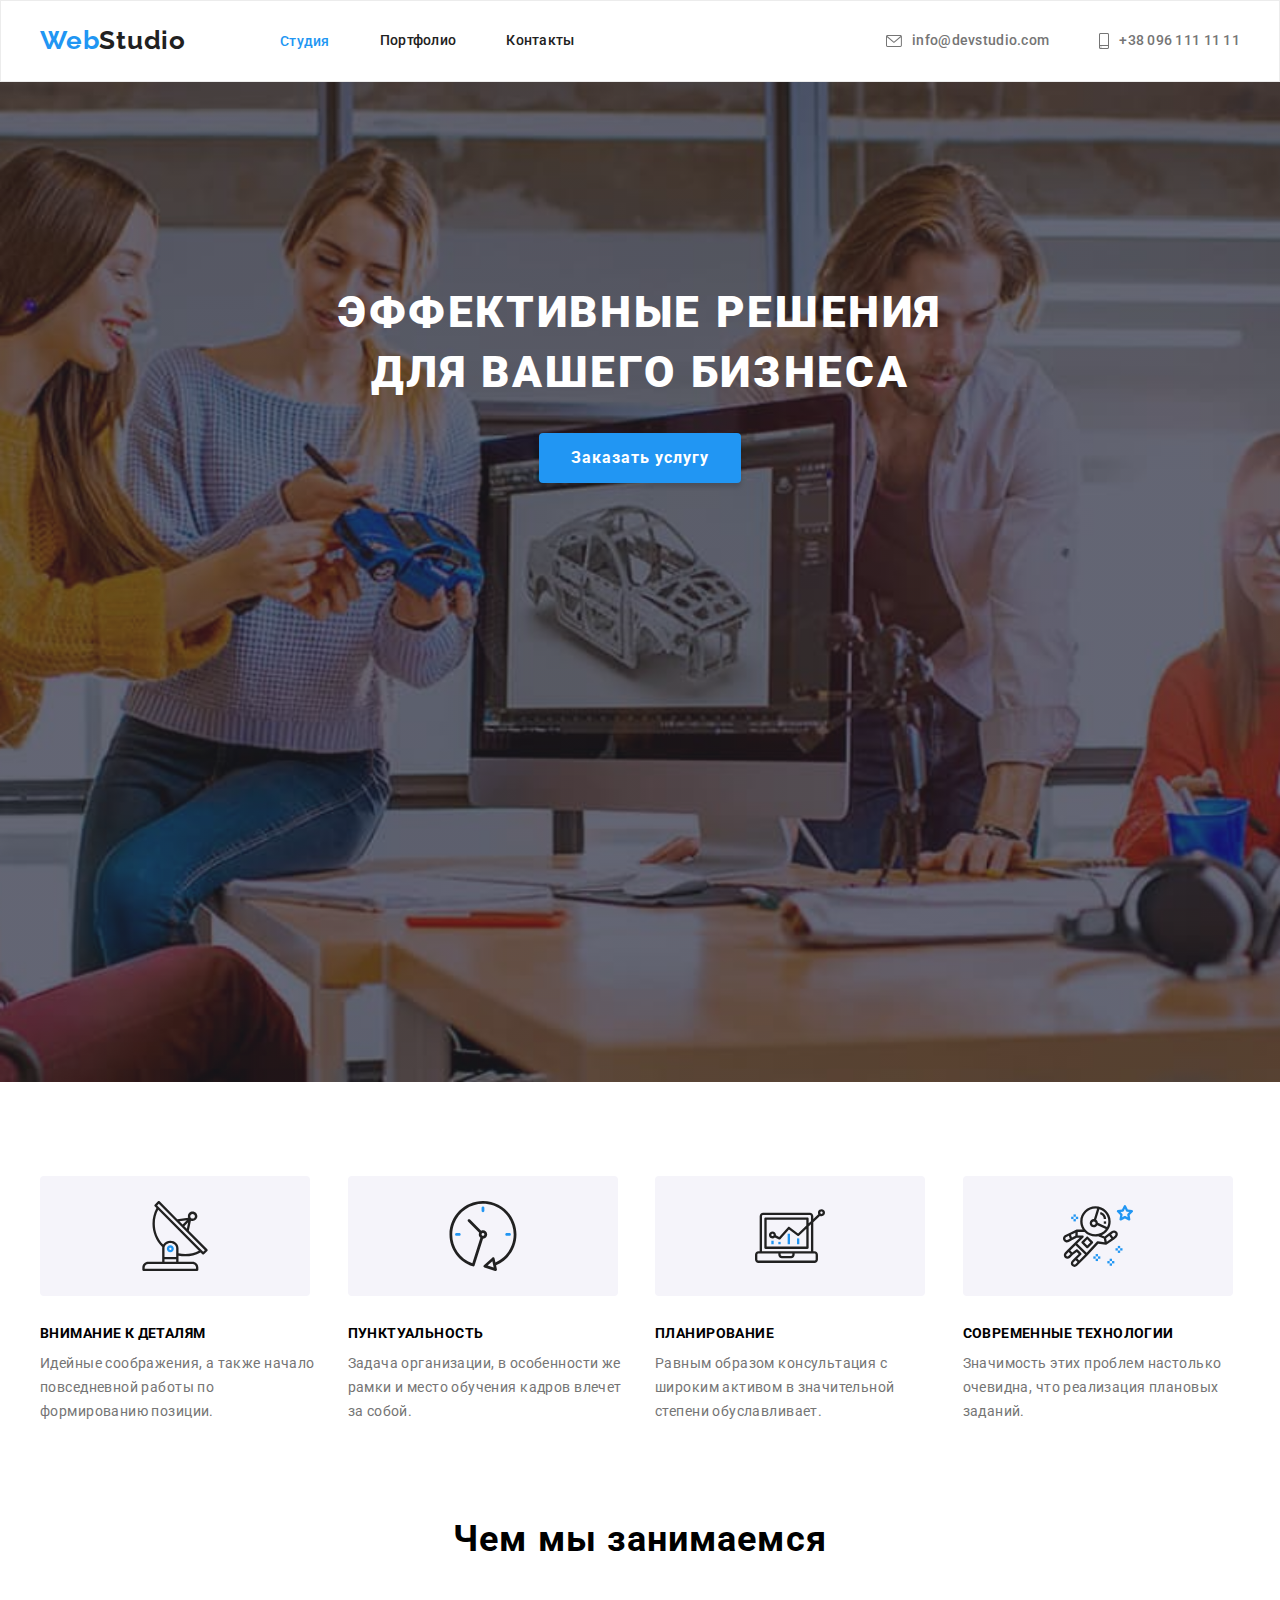
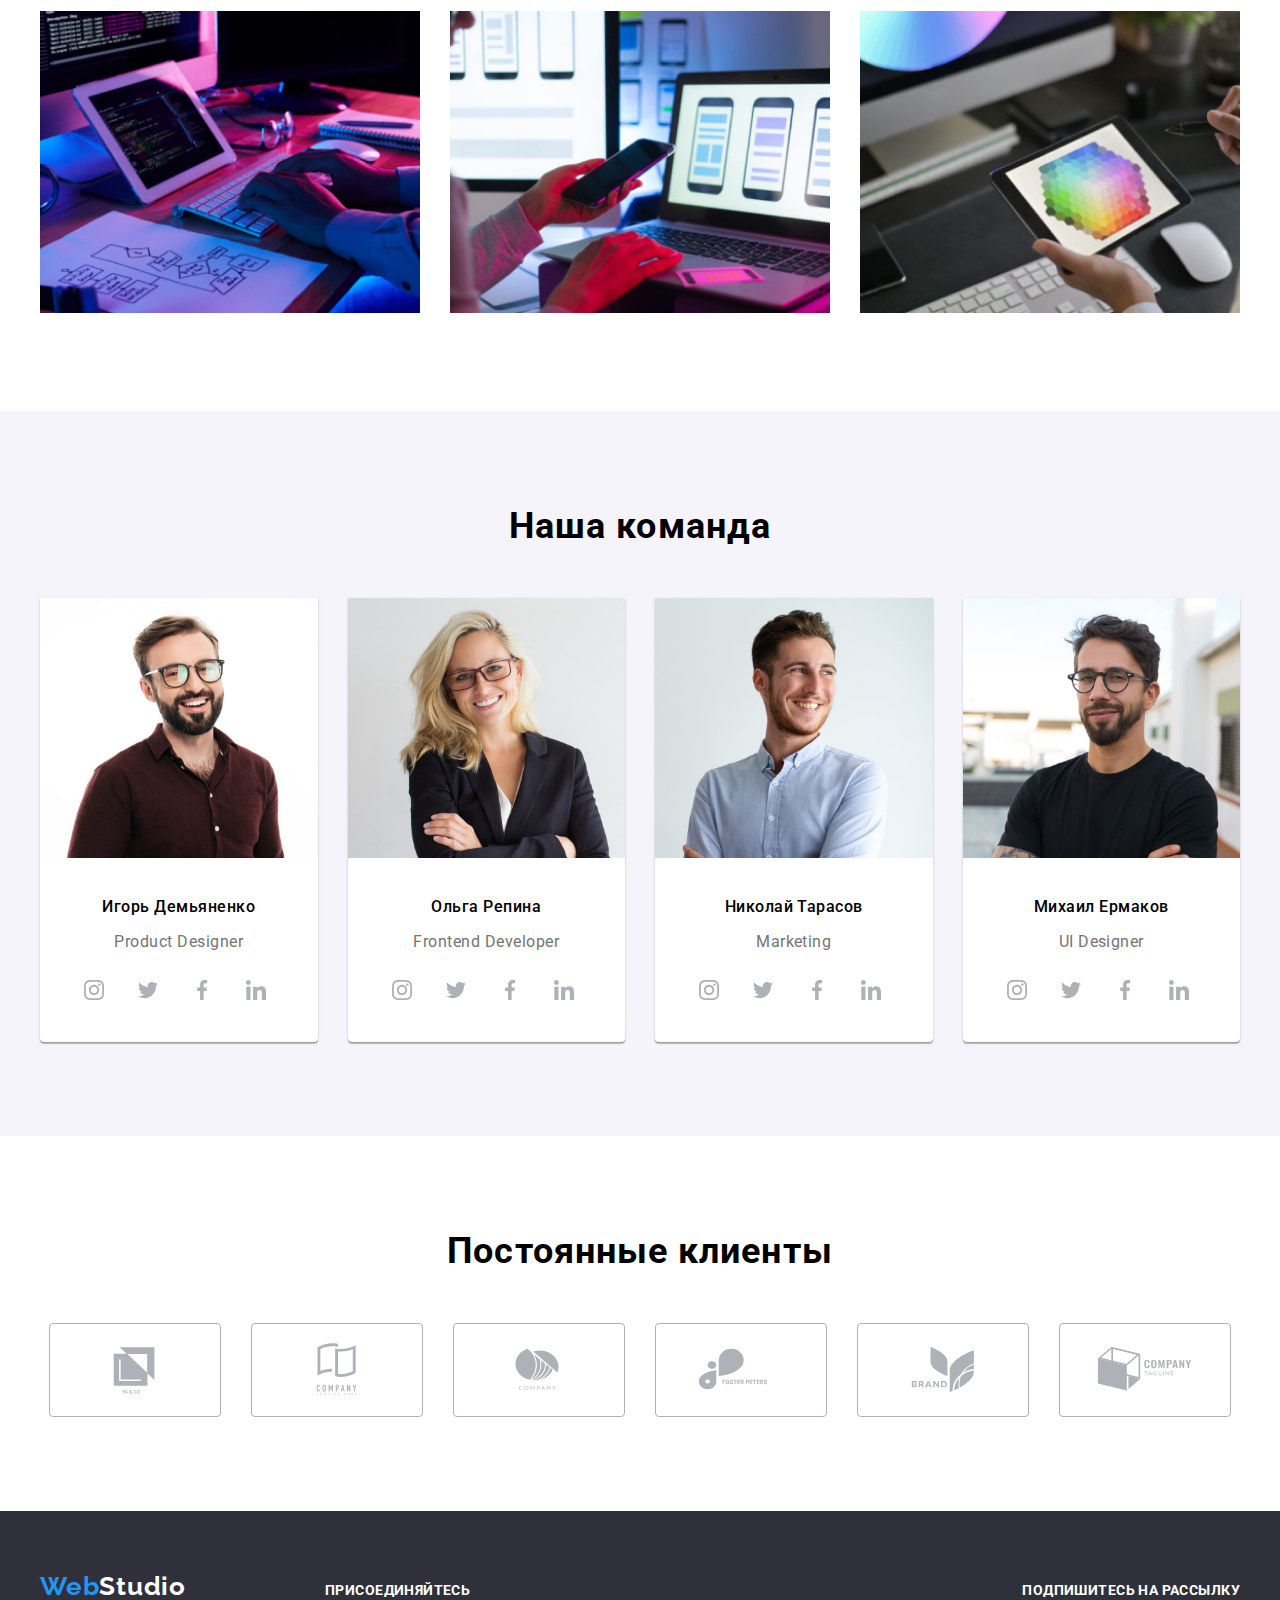
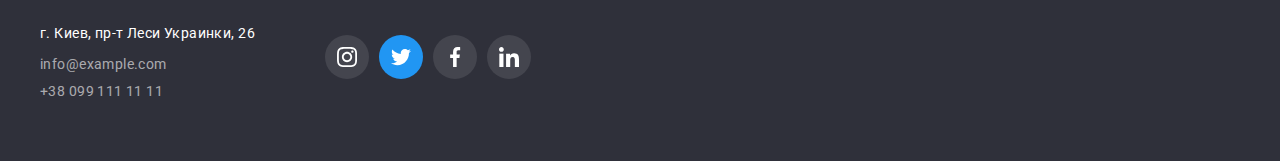
<file: index.html>
<!DOCTYPE html>
<html lang="ru">
<head>
    <meta charset="UTF-8">
    <meta http-equiv="X-UA-Compatible" content="IE=edge">
    <meta name="viewport" content="width=device-width, initial-scale=1.0">
    <title>WebStudio</title>

    <link rel="preconnect" href="https://fonts.googleapis.com">
    <link rel="preconnect" href="https://fonts.gstatic.com" crossorigin>
    <link href="https://fonts.googleapis.com/css2?family=Raleway:wght@700&family=Roboto:wght@400;500;700;900&display=swap"
          rel="stylesheet">

    <link 
        rel="stylesheet" 
        href="https://cdnjs.cloudflare.com/ajax/libs/modern-normalize/1.1.0/modern-normalize.min.css"
        integrity="sha512-wpPYUAdjBVSE4KJnH1VR1HeZfpl1ub8YT/NKx4PuQ5NmX2tKuGu6U/JRp5y+Y8XG2tV+wKQpNHVUX03MfMFn9Q=="
        crossorigin="anonymous" 
        referrerpolicy="no-referrer"/>

    <link rel="stylesheet" href="./CSS/styles.css">
</head>
<body>
<!--Верхняя линия-->
    <header class="header main">
        <div class="header-container container">
            <div class="header-center">
                <nav class="nav">
                    <div>
                        <a href="./index.html" class="logo list">
                        <span class="logo-accent">Web</span>Studio
                        </a>
                    </div>
                    
                    <ul class="header-list-nav list">
                        <li class="header-link">
                            <a class="menu-link current" href="./index.html">Студия</a>
                        </li>
                        <li class="header-link">
                            <a class="menu-link list" href="./Portfolio/portfolio.html">Портфолио</a>
                        </li>
                        <li class="header-link">
                            <a class="menu-link list" href="">Контакты</a>
                        </li>
                    </ul>

                </nav>
                <!-- >>> COMPONENTS <<< -->
                <ul class="header-list list">
                    <li>
                        <a class="menu-link mail-link list top-down-contact" href="mailto:info@devstudio.com">
                            <svg width="16px" height="12px" class="address-icon">
                                <use href="./images/icons.svg/sprite.svg#icon-envelope"></use>
                            </svg>
                            info@devstudio.com</a>
                    </li>
                    <li>
                    <a class="menu-link tel-link list top-down-contact" href="+380961111111">
                            <svg width="10px" height="16px"class="tel-icon">
                                <use href="./images/icons.svg/sprite.svg#icon-smartphone"></use>
                            </svg>
                            +38 096 111 11 11</a>
                    </li>
                </ul> 
            </div>
        </div>
    </header>

<!--Czapka 1ша секция-->
    <main>
        <section class="hero">
            <div class="container hero-container">
                <h1 class="hero-title title" lang="ru">
                    Эффективные решения 
                <br>
                    для вашего бизнеса</h1>
            <button class="hero-btn btn" type="button">Заказать услугу</button>  
            </div>
        </section>

<!--Особенности 2га секция-->
    <section class="advantages">
        <div class="container">
                    <h2 class="visually-hidden"></h2>
            <ul class="about-list list">
                <li class="features">
                    <div class="features-item">
                        <svg width="70px" height="70px"> 
                       <use href="./images/icons.svg/sprite.svg#icon-antenna"></use>
                       </svg>
                    </div>
                    <h3 class="service-subtitle">Внимание к деталям</h3>
                    <p class="service-list-text">Идейные соображения, а также начало повседневной работы по формированию
                        позиции.</p>
                </li>
                <li class="features">
                    <div class="features-item">
                        <svg width="70px" height="70px">
                            <use href="./images/icons.svg/sprite.svg#icon-clock"></use>
                        </svg>
                    </div>
                    <h3 class="service-subtitle">Пунктуальность</h3>
                    <p class="service-list-text">Задача организации, в особенности же рамки и место обучения кадров
                        влечет за собой.</p>
                </li>
                <li class="features">
                    <div class="features-item">
                        <svg width="70px" height="70px">
                            <use href="./images/icons.svg/sprite.svg#icon-diagram"></use>
                        </svg>
                    </div>
                    
                    <h3 class="service-subtitle">Планирование</h3>
                    <p class="service-list-text">Равным образом консультация с широким активом в значительной степени
                        обуславливает.</p>
                </li>
                <li class="features">
                    <div class="features-item">
                        <svg width="70px" height="70px">
                            <use href="./images/icons.svg/sprite.svg#icon-astronaut"></use>
                        </svg>
                    </div>
                    <h3 class="service-subtitle">Современные технологии</h3>
                    <p class="service-list-text">Значимость этих проблем настолько очевидна, что реализация плановых
                        заданий.</p>
                </li>
            </ul>
        </div>
    </section>

<!-- Чем мы занимаемся, 3-тя секция -->
<section>
    <div class="container">
           <h2 class="about-title">Чем мы занимаемся</h2>
        <ul class="about-list list">

            <li class="deal">
                <div class="offers-wrap">
                    <img src="./images/box1.jpg" alt="Проверка кода" width="370" />
                    <!-- <p class="offer-label">Десктопные приложения</p> -->
                </div>
            </li>

            <li class="deal">
                <img src="./images/box2.jpg" alt="Внешний вид приложения" width="370" />
            </li>
            <li class="deal">
                <img src="./images/box3.jpg" alt="Таблица цветов" width="370" />
            </li>
        </ul>
    </div>
</section>

<!-- OUR TEAM 4та секция -->
    <section class="team">
        <div class="container section">
            <h2 class="about-title team-title">Наша команда</h2>
        <ul class="team-list list">

            <li class="designer">
                <img src="./images/Игорь_Демьяненко.jpg" alt="Product Designer" width="270" height="260">
                <div class="team-member">
                    <h3 class="about-name">Игорь Демьяненко</h3>
                    <p class="about-position">Product Designer</p>
<!-- SVG -->
                    <ul class="social-icons list">
                        <li class="socials-icons-item">
                            <a href="" class="social-icons-link" target="blank" rel="noopener noreferrer">
                                <svg width="20px" height="20px" class="social-icons-svg" >
                                    <use href="./images/icons.svg/sprite.svg#icon-instagram">
                                    </use>
                                </svg>
                            </a>
                        </li>
                        <li class="socials-icons-item">
                            <a href="" class="social-icons-link"  target="blank" rel="noopener noreferrer">
                                <svg class="social-icons-svg" width="20px" height="20px">
                                    <use href="./images/icons.svg/sprite.svg#icon-twitter"></use>
                                </svg>
                            </a>
                        </li>
                        <li class="socials-icons-item">
                            <a href="" class="social-icons-link" target="blank" rel="noopener noreferrer">
                                <svg class="social-icons-svg" width="20px" height="20px">
                                    <use href="./images/icons.svg/sprite.svg#icon-facebook"></use>
                                </svg>
                            </a>
                        </li>
                        <li class="socials-icons-item">
                            <a href="" class="social-icons-link" target="blank" rel="noopener noreferrer">
                                <svg class="social-icons-svg" width="20px" height="20px">
                                    <use href="./images/icons.svg/sprite.svg#icon-linkedin"></use>
                                </svg>
                            </a>
                        </li>
                    </ul>
                </div>
            </li>

            <li class="designer">
                <img src="./images/Ольга_Репина.jpg" alt="Frontend Developer" width="270" height="260">
                <div class="team-member">             
                    <h3 class="about-name">Ольга Репина</h3>
                    <p class="about-position">Frontend Developer</p>
<!-- SVG -->
                    <ul class="social-icons list">
                        <li class="socials-icons-item">
                            <a href="" class="social-icons-link" target="blank" rel="noopener noreferrer">
                                <svg width="20px" height="20px" class="social-icons-svg">
                                    <use href="./images/icons.svg/sprite.svg#icon-instagram">
                                    </use>
                                </svg>
                            </a>
                        </li>
                        <li class="socials-icons-item">
                            <a href="" class="social-icons-link" target="blank" rel="noopener noreferrer">
                                <svg class="social-icons-svg" width="20px" height="20px">
                                    <use href="./images/icons.svg/sprite.svg#icon-twitter"></use>
                                </svg>
                            </a>
                        </li>
                        <li class="socials-icons-item">
                            <a href="" class="social-icons-link" target="blank" rel="noopener noreferrer">
                                <svg class="social-icons-svg" width="20px" height="20px">
                                    <use href="./images/icons.svg/sprite.svg#icon-facebook"></use>
                                </svg>
                            </a>
                        </li>
                        <li class="socials-icons-item">
                            <a href="" class="social-icons-link" target="blank" rel="noopener noreferrer">
                                <svg class="social-icons-svg" width="20px" height="20px">
                                    <use href="./images/icons.svg/sprite.svg#icon-linkedin"></use>
                                </svg>
                            </a>
                        </li>
                    </ul>
                </div>
            </li>

            <li class="designer">
                <img src="./images/Николай_Тарасов.jpg" alt="Marketing" width="270" height="260">
                <div class="team-member">
                    <h3 class="about-name">Николай Тарасов</h3>
                    <p class="about-position">Marketing</p>
                    <!-- SVG -->
                    <ul class="social-icons list">
                        <li class="socials-icons-item">
                            <a href="" class="social-icons-link" target="blank" rel="noopener noreferrer">
                                <svg width="20px" height="20px" class="social-icons-svg">
                                    <use href="./images/icons.svg/sprite.svg#icon-instagram">
                                    </use>
                                </svg>
                            </a>
                        </li>
                        <li class="socials-icons-item">
                            <a href="" class="social-icons-link" target="blank" rel="noopener noreferrer">
                                <svg class="social-icons-svg" width="20px" height="20px">
                                    <use href="./images/icons.svg/sprite.svg#icon-twitter"></use>
                                </svg>
                            </a>
                        </li>
                        <li class="socials-icons-item">
                            <a href="" class="social-icons-link" target="blank" rel="noopener noreferrer">
                                <svg class="social-icons-svg" width="20px" height="20px">
                                    <use href="./images/icons.svg/sprite.svg#icon-facebook"></use>
                                </svg>
                            </a>
                        </li>
                        <li class="socials-icons-item">
                            <a href="" class="social-icons-link" target="blank" rel="noopener noreferrer">
                                <svg class="social-icons-svg" width="20px" height="20px">
                                    <use href="./images/icons.svg/sprite.svg#icon-linkedin"></use>
                                </svg>
                            </a>
                        </li>
                    </ul>
                </div>
            </li>

            <li class="designer">
                <img src="./images/Михаил_Ермаков.jpg" alt="UI Designer" width="270" height="260">
                <div class="team-member">
                    <h3 class="about-name">Михаил Ермаков</h3>
                    <p class="about-position">UI Designer</p>
<!-- SVG -->
                    <ul class="social-icons list">
                        <li class="socials-icons-item">
                            <a href="" class="social-icons-link" target="blank" rel="noopener noreferrer">
                                <svg width="20px" height="20px" class="social-icons-svg">
                                    <use href="./images/icons.svg/sprite.svg#icon-instagram">
                                    </use>
                                </svg>
                            </a>
                        </li>
                        <li class="socials-icons-item">
                            <a href="" class="social-icons-link" target="blank" rel="noopener noreferrer">
                                <svg class="social-icons-svg" width="20px" height="20px">
                                    <use href="./images/icons.svg/sprite.svg#icon-twitter"></use>
                                </svg>
                            </a>
                        </li>
                        <li class="socials-icons-item">
                            <a href="" class="social-icons-link" target="blank" rel="noopener noreferrer">
                                <svg class="social-icons-svg" width="20px" height="20px">
                                    <use href="./images/icons.svg/sprite.svg#icon-facebook"></use>
                                </svg>
                            </a>
                        </li>
                        <li class="socials-icons-item">
                            <a href="" class="social-icons-link" target="blank" rel="noopener noreferrer">
                                <svg class="social-icons-svg" width="20px" height="20px">
                                    <use href="./images/icons.svg/sprite.svg#icon-linkedin"></use>
                                </svg>
                            </a>
                        </li>
                    </ul>
                </div>
            </li>
        </ul> 
        </div>
    </section>
    </main>

    <section>
        <div class="container section">
           <h2 class="about-title customer-title">Постоянные клиенты</h2> 
       
        <ul class="customer-list list">
            <li class="customer-item">
                <a href="" class="customers-link-list">
                    <svg width="106" height="60" class="customers-icon">
                        <use href="./images/icons.svg/sprite.svg#icon-Logo"></use>
                    </svg>
                </a>
            </li>
          
            <li class="customer-item">
                <a href="" class="customers-link-list">
                    <svg class="customers-icon" width="106" height="60">
                        <use href="./images/icons.svg/sprite.svg#icon-Logo-2"></use>
                    </svg>
                </a>
            </li>
            <li class="customer-item">
                <a href="" class="customers-link-list">
                    <svg class="customers-icon" width="106" height="60">
                        <use href="./images/icons.svg/sprite.svg#icon-Logo-3"></use>
                    </svg>
                </a>
            </li>
            <li class="customer-item">
                <a href="" class="customers-link-list">
                    <svg class="customers-icon" width="106" height="60">
                        <use href="./images/icons.svg/sprite.svg#icon-Logo-4"></use>
                    </svg>
                </a>
            </li>
            <li class="customer-item">
                <a href="" class="customers-link-list">
                    <svg class="customers-icon" width="106" height="60">
                        <use href="./images/icons.svg/sprite.svg#icon-Logo-5"></use>
                    </svg>
                </a>
            </li>
            <li class="customer-item">
                <a href="" class="customers-link-list">
                    <svg class="customers-icon" width="106" height="60">
                        <use href="./images/icons.svg/sprite.svg#icon-Logo-6"></use>
                    </svg>
                </a>
            </li>
        </ul>
        </div>
    </section>

<!-- Подвал -->
<footer>
    <!-- footer-box dark-bg -->
    <div class="footer-container container">
        <div class="logo-address">
            <a href="/index.html" class="logo list col-logo-footer">
                <span class="logo-accent">Web</span>Studio</a>
            <address class="address">
                <ul class="footer-con footer-list">
                    <li class="footer-item">
                        <a class="map list" href="https://goo.gl/maps/BRHkfNPLc7mWPbMv6" target="_blank"
                            rel="noopener noreferrer">г. Киев, пр-т Леси Украинки, 26</a>
                    </li>
                    <li class="footer-item">
                        <a class="link list" href="mailto:info@example.com">info@example.com</a>
                    </li>
                    <li class="footer-item">
                        <a class="link list" href="+380991111111">+38 099 111 11 11</a>
                    </li>
                </ul>
            </address>
        </div>

          <!-- присоединяйтесь -->

        <div class="social-title-box">
            <h3 class="social-title">присоединяйтесь</h3>
            <ul class="social-icons list">
                <li class="socials-icons-item">
                    <a href="" class="social-icons-link social-icons-link-footer" target="blank" rel="noopener noreferrer">
                        <svg width="20px" height="20px" class="social-icons-svg">
                            <use href="./images/icons.svg/sprite.svg#icon-instagram">
                            </use>
                        </svg>
                    </a>
                </li>
                <li class="socials-icons-item">
                    <a href="" class="social-icons-link footer-twitter" target="blank" rel="noopener noreferrer">
                        <svg class="social-icons-svg" width="20px" height="20px">
                            <use href="./images/icons.svg/sprite.svg#icon-twitter"></use>
                        </svg>
                    </a>
                </li>
                <li class="socials-icons-item">
                    <a href="" class="social-icons-link social-icons-link-footer" target="blank" rel="noopener noreferrer">
                        <svg class="social-icons-svg" width="20px" height="20px">
                            <use href="./images/icons.svg/sprite.svg#icon-facebook"></use>
                        </svg>
                    </a>
                </li>
                <li class="socials-icons-item">
                    <a href="" class="social-icons-link social-icons-link-footer" target="blank" rel="noopener noreferrer">
                        <svg class="social-icons-svg" width="20px" height="20px">
                            <use href="./images/icons.svg/sprite.svg#icon-linkedin"></use>
                        </svg>
                    </a>
                </li>
            </ul>    
        </div>   

    <!-- INPUT  -->
        <div class="footer-input">
         <h3 class="social-title">Подпишитесь на рассылку</h3>
        </div>
    </div>
</footer>
</body>
</html>
</file>
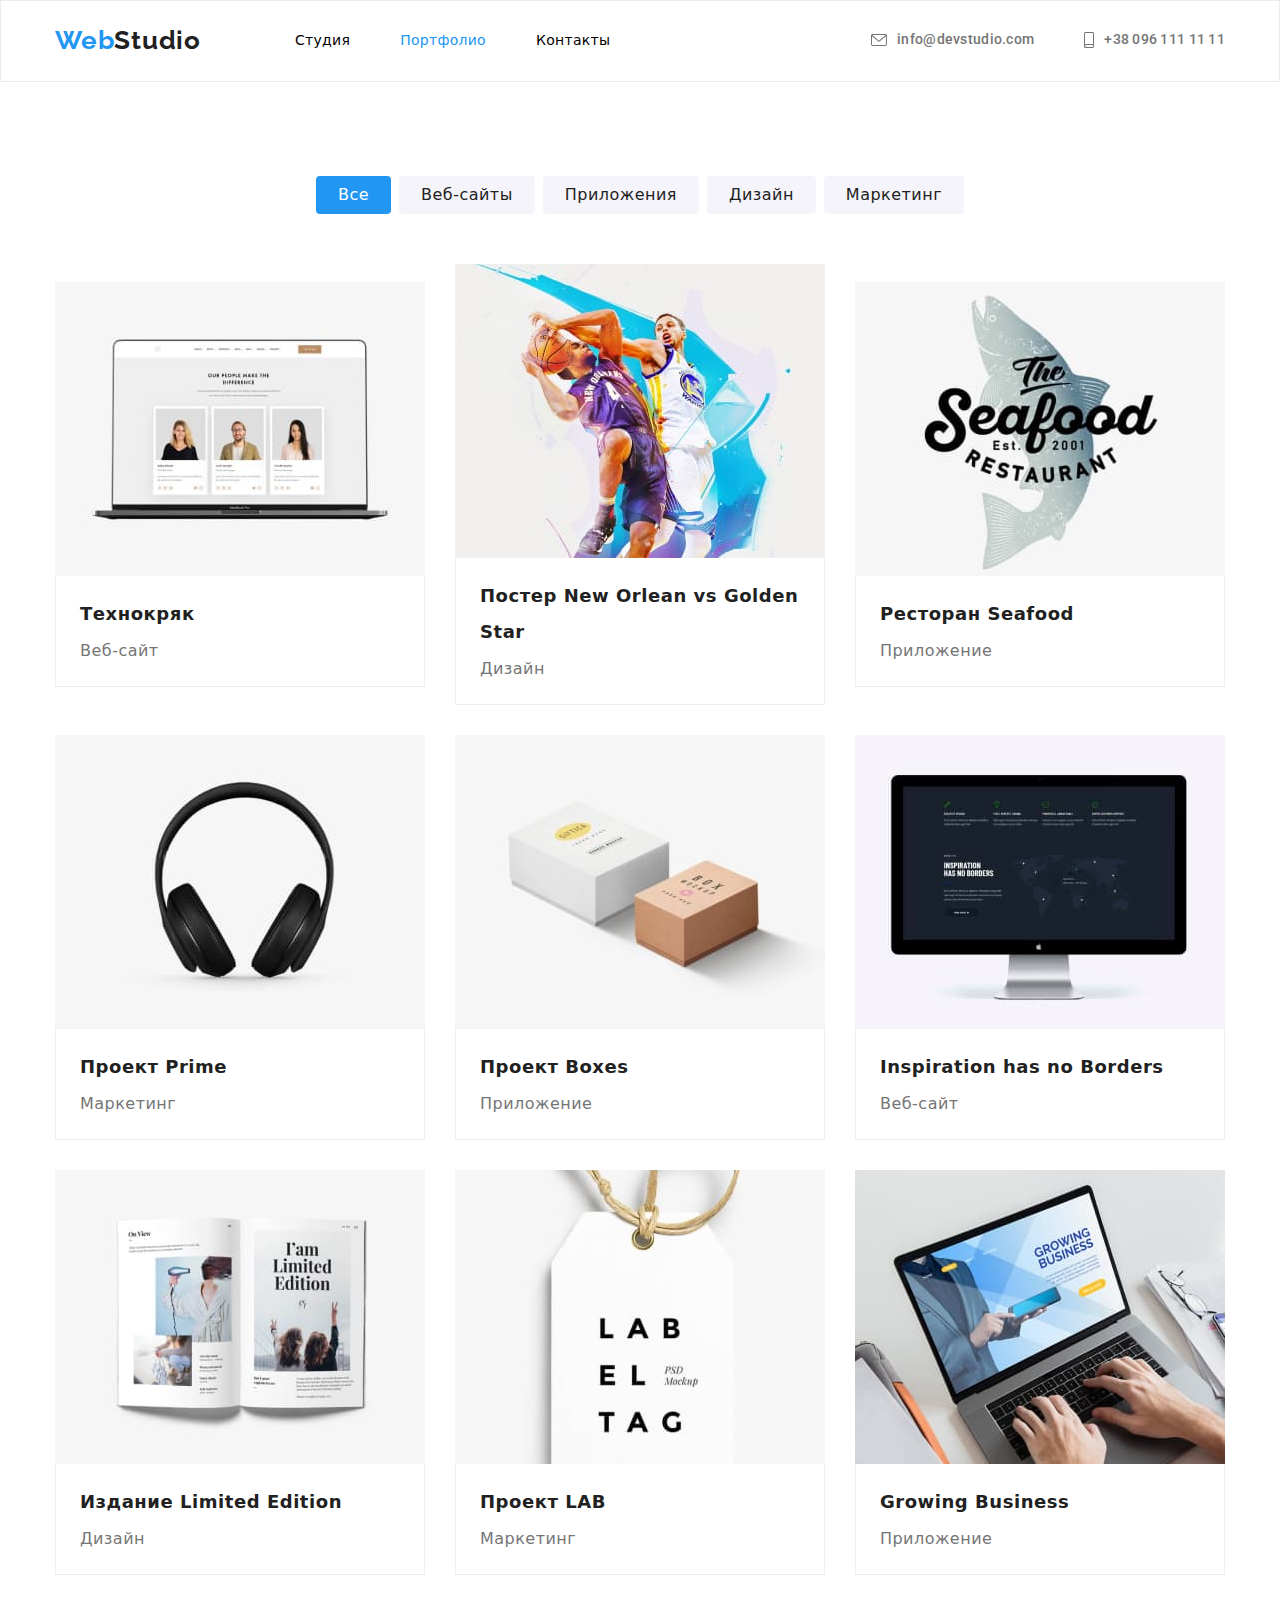
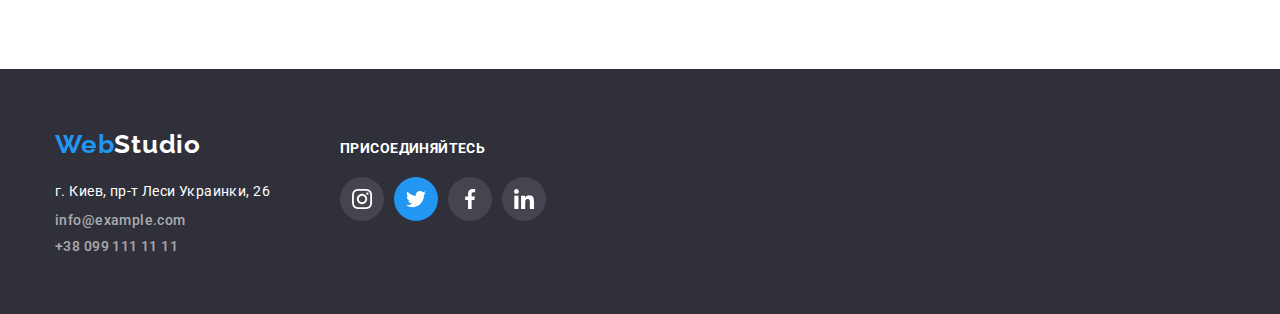
<file: Portfolio/portfolio.html>
<!DOCTYPE html>
<html lang="ru">
<head>
    <meta charset="UTF-8">
    <meta http-equiv="X-UA-Compatible" content="IE=edge">
    <meta name="viewport" content="width=device-width, initial-scale=1.0">
    <title>WebStudio Портфолио</title>
    <link rel="preconnect" href="https://fonts.gstatic.com">
    <link href="https://fonts.googleapis.com/css2?family=Raleway:wght@700&display=swap" rel="stylesheet">
    <link rel="preconnect" href="https://fonts.gstatic.com">
    <link href="https://fonts.googleapis.com/css2?family=Roboto:wght@400;500;700;900&display=swap" rel="stylesheet">
    <link rel="stylesheet" href="https://cdnjs.cloudflare.com/ajax/libs/modern-normalize/1.0.0/modern-normalize.min.css">

    <link rel="stylesheet" href="https://cdnjs.cloudflare.com/ajax/libs/modern-normalize/1.1.0/modern-normalize.min.css"
          integrity="sha512-wpPYUAdjBVSE4KJnH1VR1HeZfpl1ub8YT/NKx4PuQ5NmX2tKuGu6U/JRp5y+Y8XG2tV+wKQpNHVUX03MfMFn9Q=="
          crossorigin="anonymous" referrerpolicy="no-referrer" />

    <link rel="stylesheet" href="./CSS/styles.css">
</head>

<!-- == HEADER == -->
<body class="">

<header class="header main">
    <div class="header-center container">
        <!-- <div> -->
            <nav class="nav">
                <a href="../index.html" class="logo list">
                    <span class="logo-accent">Web</span>Studio
                </a>
                    <ul class="list header-list-nav">
                        <li class="header-link">
                            <a class="menu-link link" href="../index.html">Студия</a>
                        </li>
                        <li class="header-link">
                            <a class="menu-link link current" href="./portfolio.html">Портфолио</a>
                        </li>
                        <li class="header-link">
                            <a class="menu-link link" href="">Контакты</a></li>
                    </ul>
            </nav>
            <ul class="header-list list">
                <li>
                    <a class="mail-link-header link top-down-contact" href="info@devstudio.com">
                        <svg width="16px" height="12px" class="address-icon">
                            <use href="../images/icons.svg/sprite.svg#icon-envelope"></use>
                        </svg>
                        info@devstudio.com</a>
                </li>
                <li>
                    <a class="link top-down-contact" href="tel:+380961111111">
                        <svg width="10px" height="16px" class="tel-icon">
                            <use href="../images/icons.svg/sprite.svg#icon-smartphone"></use>
                        </svg>
                        +38 096 111 11 11</a>
                </li>
            </ul>
        <!-- </div> -->
    </div>
</header>

<!--== Section 1 ==-->
<main>
    <div class="container">
            <h1 class="portfolio-title visually-hidden">Портфолио</h1>
    </div>
        <section class="">
        <div class="container">
            <h2 class="visually-hidden">Фильтр</h2>
            <ul class="filters-list list">
                <li class="button-item">
                    <button class="link btn btn-current" type="button">Все</button></li>
                <li class="button-item">
                    <button class="link btn" type="button">Веб-сайты</button></li>
                <li class="button-item">
                    <button class="link btn" type="button">Приложения</button>
                </li>
                <li class="button-item">
                    <button class="link btn" type="button">Дизайн</button>
                </li>
                <li class="button-item">
                    <button class="link btn" type="button">Маркетинг</button>
                </li>
            </ul>
            <h2 class="visually-hidden">Работы</h2>
<!-- PORTFOLIO SECTION -->
        
        <ul class="work-list list">
            <li class="container-portfolio-item">
              <a href="" class="item-list-link-wrapper link">
                <div class="team-list-wrapper-img">
                <img src="./images-portfolio/about-images/img-1.jpg" width="370" height="294" alt="Члены Компании">
                    <div class="overlay">
                        <p class="overlay-descr">Технокряк это современная площадка распространения коронавируса. Компании используют эту платформу для цифрового
                            шпионажа и атак на защищённые сервера конкурентов. </p>    
                    </div>
                </div>
                <div class="item-title">
                    <h3 class="pc-name">Технокряк</h3>
                    <p class="title-label">Веб-сайт</p>
                </div>
              </a>
            </li>

            <li class="container-portfolio-item">
                <img src="./images-portfolio/about-images/img-2.jpg" width="370" height="294" alt="Баскетболисты">
                <div class="item-title">
                    <h3 class="pc-name">
                        Постер <span lang="en"> New Orlean vs Golden Star</span>
                    </h3>
                    <p class="title-label">Дизайн</p>  
                </div>
            </li>
            <li class="container-portfolio-item">
                <img src="./images-portfolio/about-images/img-3.jpg" width="370" height="294" alt="">
                
                <div class="item-title">
                    <h3 class="pc-name">Ресторан Seafood</h3>
                    <p class="title-label">Приложение</p>
                </div>
            </li>
            <li class="container-portfolio-item">
                <img src="./images-portfolio/about-images/img-4.jpg" width="370" height="294" alt="">
                
                <div class="item-title">
                    <h3 class="pc-name  ">Проект Prime</h3>
                    <p class="title-label">Маркетинг</p>
                </div>
            </li>
            <li class="container-portfolio-item">
                <img src="./images-portfolio/about-images/img-5.jpg" width="370" height="294" alt="">
                
                <div class="item-title">
                    <h3 class="pc-name  ">Проект Boxes</h3>
                    <p class="title-label  ">Приложение</p>
                </div>
            </li>
            <li class="container-portfolio-item">
                <img src="./images-portfolio/about-images/img-6.jpg" width="370" height="294" alt="">
               
                <div class="item-title">
                    <h3 class="pc-name  ">Inspiration has no Borders</h3>
                    <p class="title-label  ">Веб-сайт</p>
                </div>
            </li>
            <li class="container-portfolio-item">
                <img src="./images-portfolio/about-images/img-7.jpg" width="370" height="294" alt="">
                
                <div class="item-title">
                    <h3 class="pc-name  ">Издание Limited Edition</h3>
                    <p class="title-label  ">Дизайн</p>
                </div>
            </li>
            <li class="container-portfolio-item">
                <img src="./images-portfolio/about-images/img-8.jpg" width="370" height="294" alt="">
                
                <div class="item-title">
                    <h3 class="pc-name  ">Проект LAB</h3>
                    <p class="title-label  ">Маркетинг</p>
                </div>
            </li>
            <li class="container-portfolio-item">
                <img src="./images-portfolio/about-images/img-9.jpg" width="370" height="294" alt="">
                
                <div class="item-title">
                    <h3 class="pc-name  ">Growing Business</h3>
                    <p class="title-label  ">Приложение</p>
                </div>
            </li>
        </ul>
        </div>
    </section>
</main>

<!--  >> PODWAL <<  -->
<footer >
    <div class="container footer-box">
        <div class="logo-address">
            <a href="/index.html" class="logo list col-logo-footer">
        <span class="logo-accent">Web</span>Studio
    </a>
        <address class="address">
            <ul class="footer-con footer-list">
                <li class="footer-item">
                    <a class="map list" href="https://goo.gl/maps/BRHkfNPLc7mWPbMv6" target="_blank" rel="noopener noreferrer">г. Киев, пр-т Леси Украинки, 26</a>
                </li>
                <li class="footer-item">
                    <a class="link top-down-contact" href="mailto:info@example.com">info@example.com</a>
                </li>
                <li class="footer-item">
                    <a class="link top-down-contact" href="+380991111111">+38 099 111 11 11</a>
                </li>
            </ul>
            </address>
        </div>

    <!-- присоединяйтесь -->
        <div class="social-title-box">
            <h3 class="social-title">присоединяйтесь</h3>
            <ul class="social-icons list">
                <li class="social-icons-item">
                    <a href="" class="social-icons-link social-icons-link-footer" target="blank" rel="noopener noreferrer">
                        <svg width="20px" height="20px" class="social-icons-svg">
                            <use href="../images/icons.svg/sprite.svg#icon-instagram">
                            </use>
                        </svg>
                    </a>
                </li>
                <li class="social-icons-item">
                    <a href="" class="social-icons-link footer-twitter" target="blank" rel="noopener noreferrer">
                        <svg class="social-icons-svg" width="20px" height="20px">
                            <use href="../images/icons.svg/sprite.svg#icon-twitter"></use>
                        </svg>
                    </a>
                </li>
                <li class="social-icons-item">
                    <a href="" class="social-icons-link social-icons-link-footer" target="blank" rel="noopener noreferrer">
                        <svg class="social-icons-svg" width="20px" height="20px">
                            <use href="../images/icons.svg/sprite.svg#icon-facebook"></use>
                        </svg>
                    </a>
                </li>
                <li class="social-icons-item">
                    <a href="" class="social-icons-link social-icons-link-footer" target="blank" rel="noopener noreferrer">
                        <svg class="social-icons-svg" width="20px" height="20px">
                            <use href="../images/icons.svg/sprite.svg#icon-linkedin"></use>
                        </svg>
                    </a>
                </li>
            </ul>
        </div>
    </div>
</footer>
</body>
</html>
</file>
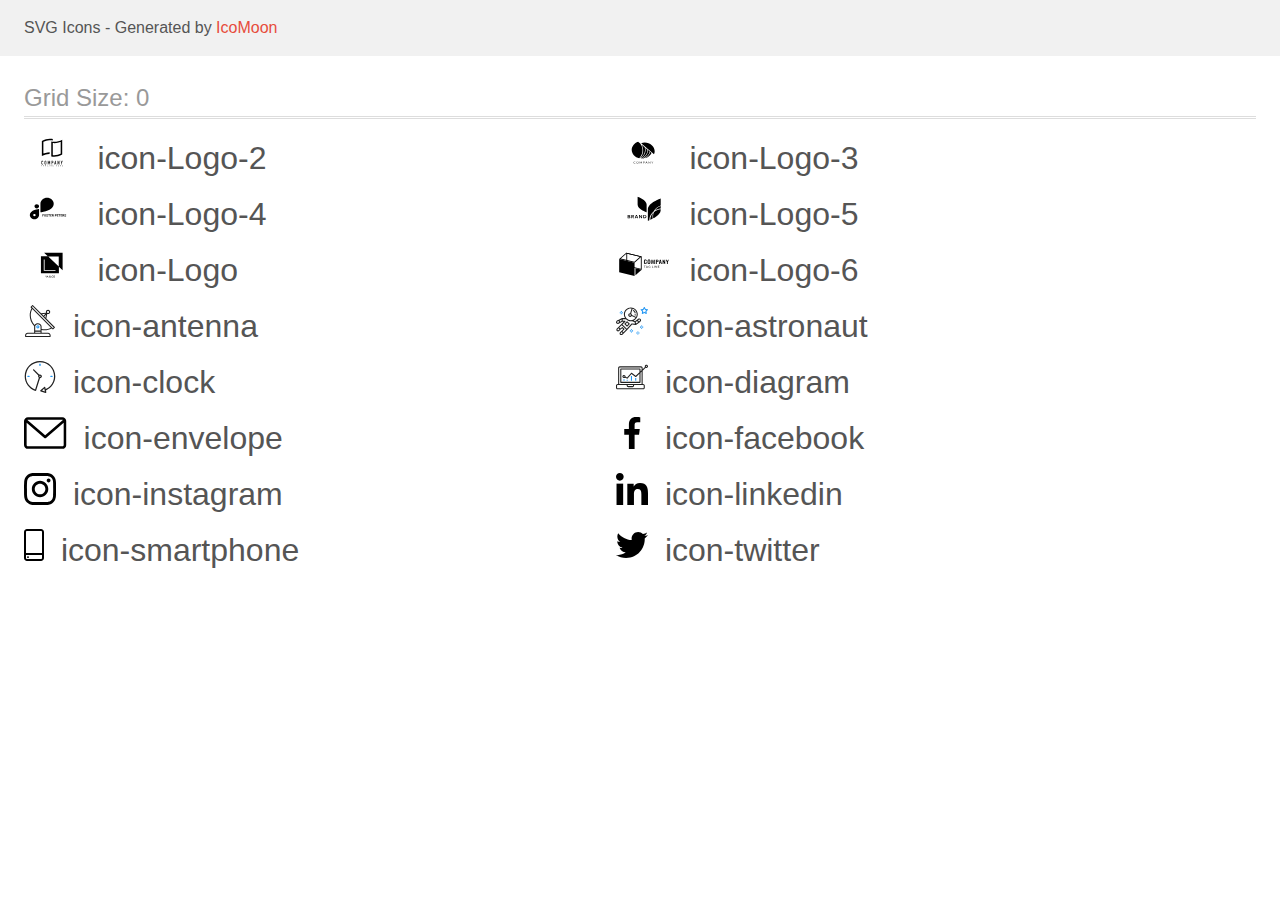
<file: images/icons.svg/demo.html>
<!doctype html>
<html>
<head>
    <title>IcoMoon - SVG Icons</title>
    <meta charset="utf-8">
    <meta name="viewport" content="width=device-width, initial-scale=1">
    <link rel="stylesheet" href="demo-files/demo.css">
    <link rel="stylesheet" href="style.css">
</head>
<body>
<svg aria-hidden="true" style="position: absolute; width: 0; height: 0; overflow: hidden;" version="1.1" xmlns="http://www.w3.org/2000/svg" xmlns:xlink="http://www.w3.org/1999/xlink">
<defs>
<symbol id="icon-Logo-2" viewBox="0 0 57 32">
<path d="M26.727 3.165h-0.073c-0.112-0.007-0.224-0.010-0.336-0.012v0h-0.243c-0.212 0-0.428 0.005-0.642 0.016-0.016-0.001-0.032-0.001-0.049 0-1.944 0.11-3.848 0.596-5.609 1.431l-0.231 0.111v11.809l0.54-0.183c0.474-0.163 0.978-0.309 1.5-0.445 1.411-0.362 2.861-0.555 4.317-0.574v1.551c-0.193 0.001-0.38 0.007-0.568 0.016h-0.045c-1.121 0.061-2.233 0.232-3.322 0.51-1.378 0.345-2.708 0.863-3.957 1.542v-15.145c1.298-0.757 2.695-1.325 4.151-1.688 1.279-0.33 2.593-0.5 3.913-0.504h0.228c0.273 0.007 0.538 0.019 0.788 0.038 0.658 0.046 1.31 0.15 1.95 0.311v1.527c-0.621-0.145-1.253-0.24-1.889-0.285-0.013-0.001-0.026-0.002-0.039-0.003-0.132-0.011-0.263-0.022-0.386-0.022zM29.415 4.726c0.339 0.026 0.689 0.038 1.044 0.038 1.388-0.005 2.769-0.182 4.114-0.528 1.378-0.346 2.706-0.865 3.956-1.543v14.875c-1.298 0.756-2.696 1.325-4.153 1.688-1.279 0.329-2.593 0.498-3.913 0.503-1 0.008-1.997-0.11-2.968-0.35v-14.971c0.229 0.053 0.465 0.102 0.706 0.142 0.394 0.066 0.809 0.115 1.214 0.145zM36.985 4.841l-0.54 0.182c-0.496 0.167-0.997 0.316-1.5 0.449-1.465 0.377-2.971 0.57-4.483 0.575-0.352 0-0.676-0.010-0.989-0.030l-0.43-0.028v12.148l0.37 0.033c0.343 0.030 0.696 0.045 1.052 0.045 1.191-0.005 2.377-0.159 3.531-0.457 0.95-0.238 1.874-0.57 2.759-0.991l0.231-0.111v-11.813z"></path>
<path d="M19.060 24.113c-0.078-0.080-0.171-0.144-0.275-0.186s-0.214-0.061-0.326-0.057c-0.119-0.002-0.237 0.021-0.347 0.065-0.101 0.040-0.193 0.101-0.27 0.178s-0.135 0.17-0.174 0.271c-0.042 0.107-0.063 0.22-0.062 0.335v2.023c-0.005 0.143 0.022 0.284 0.080 0.415 0.048 0.104 0.117 0.196 0.202 0.271 0.081 0.068 0.176 0.117 0.278 0.144 0.098 0.028 0.2 0.042 0.302 0.042 0.113 0.001 0.224-0.023 0.326-0.070 0.101-0.044 0.193-0.108 0.27-0.187 0.075-0.079 0.135-0.171 0.177-0.271 0.043-0.102 0.065-0.212 0.065-0.323v-0.226h-0.529v0.18c0.002 0.062-0.009 0.123-0.031 0.18-0.017 0.043-0.043 0.082-0.077 0.114-0.033 0.026-0.070 0.046-0.111 0.058-0.036 0.012-0.073 0.018-0.111 0.019-0.047 0.006-0.095-0.002-0.139-0.021s-0.081-0.049-0.11-0.088c-0.050-0.081-0.074-0.176-0.070-0.271v-1.887c-0.003-0.105 0.019-0.208 0.065-0.302 0.027-0.043 0.066-0.077 0.112-0.098s0.097-0.030 0.147-0.024c0.046-0.002 0.091 0.008 0.132 0.028s0.077 0.049 0.104 0.086c0.059 0.078 0.090 0.173 0.088 0.271v0.175h0.524v-0.206c0.001-0.121-0.021-0.241-0.065-0.354-0.039-0.106-0.099-0.203-0.177-0.285z"></path>
<path d="M22.202 24.090c-0.169-0.142-0.381-0.221-0.602-0.222-0.108 0-0.215 0.020-0.316 0.057-0.103 0.037-0.198 0.093-0.279 0.165-0.088 0.079-0.158 0.175-0.205 0.283-0.053 0.124-0.079 0.257-0.077 0.392v1.941c-0.004 0.137 0.023 0.272 0.077 0.397 0.048 0.104 0.118 0.197 0.205 0.271 0.081 0.075 0.176 0.133 0.279 0.171 0.101 0.037 0.208 0.056 0.316 0.057s0.215-0.020 0.316-0.057c0.105-0.038 0.202-0.096 0.286-0.171 0.084-0.076 0.152-0.168 0.2-0.271 0.054-0.125 0.081-0.261 0.077-0.397v-1.941c0.003-0.135-0.024-0.268-0.077-0.392-0.047-0.107-0.115-0.203-0.2-0.283zM21.955 26.706c0.004 0.052-0.003 0.104-0.021 0.152s-0.047 0.092-0.084 0.128c-0.070 0.059-0.158 0.091-0.249 0.091s-0.179-0.032-0.249-0.091c-0.037-0.036-0.066-0.080-0.084-0.128s-0.025-0.101-0.021-0.152v-1.941c-0.004-0.052 0.003-0.104 0.021-0.152s0.047-0.092 0.084-0.128c0.070-0.059 0.158-0.091 0.249-0.091s0.179 0.032 0.249 0.091c0.037 0.036 0.066 0.080 0.084 0.128s0.025 0.101 0.021 0.152v1.941z"></path>
<path d="M26.329 27.573v-3.674h-0.509l-0.668 1.945h-0.009l-0.673-1.945h-0.503v3.674h0.525v-2.235h0.009l0.514 1.58h0.262l0.518-1.58h0.009v2.235h0.525z"></path>
<path d="M29.311 24.157c-0.081-0.091-0.183-0.16-0.297-0.201-0.123-0.040-0.251-0.059-0.38-0.057h-0.78v3.674h0.523v-1.435h0.27c0.163 0.007 0.326-0.027 0.472-0.1 0.119-0.066 0.218-0.163 0.287-0.281 0.061-0.098 0.101-0.206 0.12-0.32 0.021-0.138 0.030-0.278 0.028-0.418 0.005-0.176-0.012-0.353-0.051-0.525-0.035-0.127-0.101-0.243-0.193-0.338zM29.041 25.277c-0.002 0.067-0.019 0.132-0.049 0.191-0.030 0.056-0.077 0.102-0.135 0.129-0.078 0.035-0.162 0.050-0.247 0.046h-0.239v-1.249h0.27c0.081-0.004 0.162 0.012 0.236 0.046 0.054 0.031 0.097 0.079 0.123 0.136 0.029 0.065 0.044 0.134 0.046 0.205 0 0.077 0 0.159 0 0.244s0.005 0.174 0 0.252h-0.005z"></path>
<path d="M31.791 23.899h-0.429l-0.809 3.674h0.523l0.154-0.789h0.714l0.154 0.789h0.524l-0.83-3.674zM31.308 26.283l0.258-1.332h0.009l0.256 1.332h-0.524z"></path>
<path d="M35.173 26.112h-0.009l-0.791-2.213h-0.503v3.674h0.523v-2.209h0.011l0.8 2.209h0.492v-3.674h-0.523v2.213z"></path>
<path d="M38.372 23.899l-0.421 1.461h-0.011l-0.421-1.461h-0.554l0.719 2.121v1.553h0.524v-1.553l0.719-2.121h-0.554z"></path>
<path d="M17.6 28.61h0.252v0.708h0.171v-0.708h0.251v-0.145h-0.675v0.145z"></path>
<path d="M19.721 28.465l-0.331 0.853h0.182l0.070-0.194h0.34l0.073 0.194h0.186l-0.339-0.853h-0.182zM19.694 28.981l0.116-0.316 0.116 0.316h-0.232z"></path>
<path d="M21.818 29.004h0.197v0.11c-0.058 0.046-0.129 0.071-0.202 0.072-0.034 0.002-0.069-0.004-0.1-0.019s-0.059-0.036-0.081-0.063c-0.045-0.065-0.068-0.143-0.063-0.222 0-0.19 0.082-0.285 0.246-0.285 0.043-0.004 0.086 0.007 0.121 0.032s0.061 0.062 0.072 0.104l0.169-0.033c-0.036-0.167-0.156-0.251-0.362-0.251-0.11-0.003-0.216 0.036-0.298 0.11-0.043 0.042-0.076 0.094-0.097 0.15s-0.030 0.117-0.025 0.178c-0.005 0.117 0.034 0.231 0.109 0.32 0.042 0.043 0.092 0.077 0.148 0.098s0.116 0.031 0.176 0.027c0.134 0.004 0.263-0.045 0.362-0.136v-0.336h-0.37v0.144z"></path>
<path d="M23.959 28.465h-0.173v0.853h0.598v-0.145h-0.425v-0.708z"></path>
<path d="M25.769 28.465h-0.173v0.853h0.173v-0.853z"></path>
<path d="M27.539 29.035l-0.349-0.57h-0.167v0.853h0.161v-0.557l0.343 0.557h0.171v-0.853h-0.158v0.57z"></path>
<path d="M29.14 28.943h0.425v-0.145h-0.425v-0.187h0.457v-0.145h-0.63v0.853h0.648v-0.145h-0.475v-0.231z"></path>
<path d="M33.020 28.802h-0.336v-0.336h-0.171v0.853h0.171v-0.373h0.336v0.373h0.171v-0.853h-0.171v0.336z"></path>
<path d="M34.629 28.943h0.426v-0.145h-0.426v-0.187h0.459v-0.145h-0.63v0.853h0.646v-0.145h-0.475v-0.231z"></path>
<path d="M36.812 28.943c0.148-0.023 0.224-0.102 0.224-0.237 0.004-0.036-0.001-0.073-0.016-0.106s-0.038-0.062-0.068-0.083c-0.077-0.039-0.163-0.056-0.25-0.050h-0.362v0.853h0.171v-0.357h0.034c0.037-0.002 0.073 0.004 0.107 0.019 0.025 0.015 0.046 0.037 0.061 0.062l0.186 0.271h0.205l-0.104-0.167c-0.046-0.082-0.111-0.153-0.189-0.205zM36.64 28.825h-0.127v-0.214h0.135c0.059-0.005 0.118 0.002 0.174 0.020 0.012 0.011 0.022 0.025 0.029 0.040s0.009 0.032 0.009 0.049c-0.001 0.017-0.005 0.033-0.013 0.048s-0.019 0.027-0.032 0.037c-0.056 0.017-0.115 0.024-0.174 0.020z"></path>
<path d="M38.458 28.943h0.425v-0.145h-0.425v-0.187h0.459v-0.145h-0.631v0.853h0.648v-0.145h-0.475v-0.231z"></path>
</symbol>
<symbol id="icon-Logo-3" viewBox="0 0 57 32">
<path d="M19.417 26.187c0.008 0 0.017 0.002 0.025 0.005s0.015 0.007 0.020 0.013l0.116 0.111c-0.090 0.090-0.202 0.162-0.327 0.211-0.147 0.053-0.305 0.079-0.464 0.076-0.149 0.003-0.298-0.021-0.436-0.071-0.125-0.045-0.237-0.113-0.329-0.2-0.094-0.089-0.166-0.194-0.212-0.308-0.051-0.127-0.076-0.261-0.074-0.396-0.002-0.135 0.025-0.27 0.080-0.397 0.051-0.115 0.127-0.22 0.225-0.308 0.099-0.087 0.218-0.155 0.349-0.201 0.143-0.048 0.296-0.072 0.449-0.071 0.143-0.003 0.285 0.019 0.417 0.064 0.115 0.043 0.221 0.104 0.313 0.178l-0.097 0.119c-0.007 0.008-0.015 0.016-0.025 0.021-0.011 0.007-0.025 0.010-0.039 0.009-0.015-0.001-0.030-0.005-0.042-0.013l-0.052-0.032-0.073-0.040c-0.031-0.015-0.064-0.028-0.097-0.039-0.043-0.013-0.087-0.024-0.132-0.032-0.057-0.009-0.115-0.013-0.173-0.013-0.111-0.001-0.22 0.017-0.323 0.053-0.096 0.034-0.182 0.084-0.253 0.149-0.073 0.069-0.128 0.15-0.164 0.238-0.041 0.101-0.061 0.207-0.060 0.313-0.002 0.108 0.018 0.216 0.060 0.318 0.035 0.087 0.090 0.167 0.161 0.236 0.067 0.064 0.149 0.114 0.241 0.147 0.095 0.034 0.197 0.051 0.3 0.050 0.059 0.001 0.119-0.003 0.177-0.010 0.096-0.010 0.188-0.039 0.269-0.085 0.041-0.023 0.079-0.049 0.115-0.078 0.015-0.012 0.035-0.020 0.055-0.020z"></path>
<path d="M22.776 25.629c0.002 0.134-0.025 0.267-0.078 0.393-0.047 0.114-0.122 0.218-0.219 0.305s-0.214 0.155-0.344 0.2c-0.285 0.094-0.599 0.094-0.884 0-0.129-0.046-0.245-0.114-0.342-0.201-0.097-0.089-0.172-0.194-0.221-0.308-0.105-0.255-0.105-0.533 0-0.787 0.050-0.115 0.125-0.22 0.221-0.31 0.097-0.084 0.214-0.15 0.342-0.193 0.284-0.096 0.6-0.096 0.884 0 0.129 0.046 0.246 0.114 0.343 0.201 0.096 0.088 0.17 0.191 0.22 0.304 0.054 0.127 0.080 0.261 0.078 0.395zM22.47 25.629c0.002-0.107-0.016-0.214-0.055-0.316-0.033-0.087-0.086-0.168-0.156-0.236-0.068-0.065-0.152-0.116-0.246-0.149-0.207-0.069-0.436-0.069-0.643 0-0.094 0.033-0.178 0.084-0.246 0.149-0.071 0.068-0.125 0.149-0.157 0.236-0.074 0.206-0.074 0.426 0 0.632 0.033 0.087 0.086 0.168 0.157 0.236 0.068 0.065 0.152 0.115 0.246 0.148 0.207 0.067 0.435 0.067 0.643 0 0.094-0.033 0.177-0.083 0.246-0.148 0.070-0.069 0.123-0.149 0.156-0.236 0.039-0.102 0.058-0.209 0.055-0.316z"></path>
<path d="M25.067 25.96l0.031 0.071c0.012-0.025 0.022-0.048 0.033-0.071 0.011-0.024 0.024-0.047 0.038-0.070l0.743-1.174c0.015-0.020 0.028-0.033 0.042-0.037 0.020-0.005 0.040-0.007 0.061-0.006h0.22v1.909h-0.26v-1.404c0-0.018 0-0.038 0-0.059-0.001-0.022-0.001-0.044 0-0.066l-0.747 1.19c-0.009 0.018-0.025 0.033-0.044 0.043s-0.041 0.016-0.064 0.016h-0.042c-0.023 0-0.045-0.005-0.064-0.016s-0.034-0.026-0.044-0.044l-0.769-1.198c0 0.023 0 0.046 0 0.068s0 0.043 0 0.061v1.404h-0.252v-1.905h0.22c0.021-0.001 0.041 0.001 0.061 0.006 0.018 0.008 0.032 0.021 0.041 0.037l0.759 1.175c0.015 0.022 0.028 0.045 0.038 0.068z"></path>
<path d="M27.864 25.865v0.715h-0.291v-1.906h0.649c0.122-0.002 0.244 0.012 0.362 0.042 0.094 0.023 0.181 0.064 0.256 0.119 0.065 0.052 0.114 0.116 0.145 0.187 0.034 0.078 0.051 0.161 0.049 0.244 0.001 0.084-0.017 0.167-0.054 0.244-0.035 0.073-0.089 0.138-0.157 0.191-0.075 0.057-0.162 0.1-0.257 0.126-0.113 0.031-0.232 0.046-0.35 0.044l-0.352-0.005zM27.864 25.66h0.352c0.076 0.001 0.153-0.009 0.225-0.029 0.060-0.018 0.115-0.046 0.163-0.082 0.044-0.035 0.078-0.078 0.099-0.126 0.024-0.051 0.036-0.105 0.035-0.16 0.003-0.053-0.007-0.106-0.029-0.155s-0.057-0.094-0.102-0.13c-0.111-0.075-0.251-0.112-0.391-0.102h-0.352v0.786z"></path>
<path d="M31.772 26.583h-0.23c-0.023 0.001-0.046-0.006-0.064-0.018-0.016-0.012-0.029-0.027-0.038-0.044l-0.198-0.461h-0.993l-0.205 0.461c-0.008 0.017-0.020 0.032-0.036 0.043-0.018 0.013-0.042 0.020-0.065 0.019h-0.23l0.872-1.909h0.302l0.884 1.909zM30.333 25.874h0.82l-0.346-0.777c-0.026-0.058-0.048-0.118-0.065-0.179l-0.033 0.1c-0.010 0.030-0.022 0.058-0.032 0.081l-0.343 0.776z"></path>
<path d="M33.029 24.682c0.017 0.008 0.032 0.020 0.044 0.034l1.272 1.439c0-0.023 0-0.046 0-0.067s0-0.043 0-0.063v-1.352h0.26v1.909h-0.145c-0.021 0.001-0.041-0.003-0.060-0.011-0.018-0.009-0.034-0.021-0.047-0.035l-1.271-1.438c0.001 0.022 0.001 0.044 0 0.066 0 0.021 0 0.040 0 0.058v1.361h-0.26v-1.909h0.154c0.018-0 0.036 0.003 0.052 0.009z"></path>
<path d="M36.748 25.823v0.758h-0.291v-0.758l-0.804-1.15h0.26c0.022-0.001 0.045 0.005 0.063 0.016 0.016 0.012 0.029 0.027 0.039 0.043l0.503 0.742c0.020 0.032 0.038 0.061 0.052 0.088s0.026 0.054 0.036 0.081l0.038-0.082c0.014-0.030 0.031-0.059 0.049-0.087l0.496-0.747c0.010-0.015 0.023-0.028 0.038-0.040 0.017-0.013 0.040-0.020 0.063-0.019h0.263l-0.806 1.155z"></path>
<path d="M24.923 21.47c0.127 0.014 0.255 0.025 0.384 0.035 1.962-0.763 3.622-2.011 4.772-3.588s1.74-3.415 1.695-5.282l-2.162-1.879c0.44 1.988 0.234 4.043-0.594 5.935s-2.246 3.547-4.094 4.779z"></path>
<path d="M24.151 21.383l0.058 0.010c1.975-1.228 3.481-2.942 4.323-4.921s0.981-4.133 0.399-6.181l-3.080-2.676c1.246 2.2 1.747 4.661 1.446 7.098s-1.393 4.75-3.147 6.67z"></path>
<path d="M34.596 14.841c-0.523 2.052-1.794 3.902-3.624 5.276-0.534 0.404-1.111 0.763-1.722 1.074 1.49-0.38 2.859-1.053 4.003-1.966s2.030-2.042 2.592-3.3l-1.249-1.084z"></path>
<path d="M34.106 14.539l-1.778-1.545c-0.034 1.762-0.61 3.483-1.669 4.986s-2.562 2.731-4.352 3.559h0.009c0.399-0 0.798-0.021 1.194-0.062 1.673-0.593 3.151-1.537 4.303-2.748s1.94-2.65 2.295-4.189z"></path>
<path d="M24.409 6.486l-2.122-1.846c-1.897 0.637-3.528 1.756-4.68 3.212s-1.772 3.179-1.778 4.946v0c0.007 1.952 0.763 3.846 2.149 5.383s3.322 2.628 5.501 3.101c1.946-2.060 3.085-4.605 3.252-7.266s-0.647-5.299-2.323-7.53z"></path>
<path d="M39.008 14.255c-0.008-2.316-1.070-4.535-2.955-6.173s-4.439-2.561-7.105-2.567c-1.232-0.001-2.453 0.196-3.602 0.582l12.99 11.286c0.445-0.998 0.673-2.058 0.672-3.128z"></path>
</symbol>
<symbol id="icon-Logo-4" viewBox="0 0 57 32">
<path d="M12.878 11.255h-0.002c-1.279 0-2.316 0.921-2.316 2.058v0.001c0 1.137 1.037 2.058 2.316 2.058h0.002c1.279 0 2.316-0.921 2.316-2.058v-0.001c0-1.137-1.037-2.058-2.316-2.058z"></path>
<path d="M29.971 10.597c-0.004-1.579-0.711-3.092-1.967-4.208s-2.958-1.745-4.735-1.749v0c-1.777 0.003-3.48 0.631-4.737 1.748s-1.964 2.63-1.968 4.209v8.706c0 0 13.405-1.327 13.406-8.704v-0.001z"></path>
<path d="M5.867 22.16c0.003 1.098 0.496 2.151 1.369 2.928s2.058 1.215 3.294 1.218c1.236-0.003 2.42-0.441 3.294-1.218s1.366-1.829 1.37-2.927v-6.057c0 0-9.327 0.924-9.327 6.056zM10.53 23.245c-0.242 0-0.478-0.064-0.678-0.183s-0.357-0.289-0.45-0.487c-0.092-0.198-0.117-0.417-0.069-0.627s0.163-0.404 0.334-0.556c0.171-0.152 0.388-0.255 0.625-0.297s0.482-0.020 0.706 0.062c0.223 0.082 0.414 0.221 0.548 0.4s0.206 0.388 0.206 0.603c0.001 0.143-0.031 0.284-0.092 0.417s-0.151 0.252-0.264 0.353c-0.114 0.101-0.248 0.182-0.397 0.236s-0.308 0.083-0.468 0.083v-0.004z"></path>
<path d="M19.956 22.647h-0.9v0.93h-0.469v-2.275h1.481v0.38h-1.013v0.588h0.9v0.378zM22.209 22.491c0 0.224-0.040 0.42-0.119 0.589s-0.193 0.299-0.341 0.391c-0.147 0.092-0.316 0.137-0.506 0.137-0.189 0-0.357-0.045-0.505-0.136s-0.262-0.22-0.344-0.387c-0.081-0.169-0.122-0.363-0.123-0.581v-0.112c0-0.224 0.040-0.421 0.12-0.591 0.081-0.171 0.195-0.302 0.342-0.392 0.148-0.092 0.317-0.137 0.506-0.137s0.358 0.046 0.505 0.137c0.148 0.091 0.262 0.221 0.342 0.392 0.081 0.17 0.122 0.366 0.122 0.589v0.102zM21.734 22.388c0-0.238-0.043-0.42-0.128-0.544s-0.207-0.186-0.366-0.186c-0.157 0-0.279 0.061-0.364 0.184-0.085 0.122-0.129 0.301-0.13 0.538v0.111c0 0.232 0.043 0.412 0.128 0.541s0.208 0.192 0.369 0.192c0.157 0 0.278-0.061 0.363-0.184 0.084-0.124 0.127-0.304 0.128-0.541v-0.111zM23.73 22.98c0-0.089-0.031-0.156-0.094-0.203-0.062-0.048-0.175-0.098-0.337-0.15-0.163-0.053-0.291-0.105-0.386-0.156-0.258-0.14-0.388-0.328-0.388-0.564 0-0.123 0.034-0.232 0.103-0.328 0.070-0.097 0.169-0.172 0.298-0.227 0.13-0.054 0.276-0.081 0.438-0.081 0.163 0 0.307 0.030 0.434 0.089 0.127 0.058 0.226 0.141 0.295 0.248 0.071 0.107 0.106 0.229 0.106 0.366h-0.469c0-0.104-0.033-0.185-0.098-0.242s-0.158-0.087-0.277-0.087c-0.115 0-0.204 0.024-0.267 0.073-0.064 0.048-0.095 0.111-0.095 0.191 0 0.074 0.037 0.136 0.111 0.186 0.075 0.050 0.185 0.097 0.33 0.141 0.267 0.080 0.461 0.18 0.583 0.298s0.183 0.267 0.183 0.444c0 0.197-0.075 0.352-0.223 0.464-0.149 0.111-0.349 0.167-0.602 0.167-0.175 0-0.334-0.032-0.478-0.095-0.144-0.065-0.254-0.153-0.33-0.264-0.075-0.111-0.112-0.241-0.112-0.388h0.47c0 0.251 0.15 0.377 0.45 0.377 0.111 0 0.198-0.022 0.261-0.067 0.063-0.046 0.094-0.109 0.094-0.191zM26.231 21.682h-0.697v1.895h-0.469v-1.895h-0.688v-0.38h1.853v0.38zM27.869 22.591h-0.9v0.609h1.056v0.377h-1.525v-2.275h1.522v0.38h-1.053v0.542h0.9v0.367zM29.142 22.744h-0.373v0.833h-0.469v-2.275h0.845c0.269 0 0.476 0.060 0.622 0.18s0.219 0.289 0.219 0.508c0 0.155-0.034 0.285-0.102 0.389-0.067 0.103-0.168 0.185-0.305 0.247l0.492 0.93v0.022h-0.503l-0.427-0.833zM28.769 22.365h0.378c0.118 0 0.209-0.030 0.273-0.089 0.065-0.060 0.097-0.143 0.097-0.248 0-0.107-0.031-0.192-0.092-0.253-0.060-0.061-0.154-0.092-0.28-0.092h-0.377v0.683zM31.609 22.775v0.802h-0.469v-2.275h0.888c0.171 0 0.321 0.031 0.45 0.094 0.13 0.063 0.23 0.152 0.3 0.267s0.105 0.245 0.105 0.392c0 0.223-0.077 0.399-0.23 0.528-0.152 0.128-0.363 0.192-0.633 0.192h-0.411zM31.609 22.396h0.419c0.124 0 0.218-0.029 0.283-0.088 0.066-0.058 0.098-0.142 0.098-0.25 0-0.111-0.033-0.202-0.098-0.27s-0.156-0.104-0.272-0.106h-0.43v0.714zM34.575 22.591h-0.9v0.609h1.056v0.377h-1.525v-2.275h1.522v0.38h-1.053v0.542h0.9v0.367zM36.75 21.682h-0.697v1.895h-0.469v-1.895h-0.688v-0.38h1.853v0.38zM38.387 22.591h-0.9v0.609h1.056v0.377h-1.525v-2.275h1.522v0.38h-1.053v0.542h0.9v0.367zM39.661 22.744h-0.373v0.833h-0.469v-2.275h0.845c0.269 0 0.476 0.060 0.622 0.18s0.219 0.289 0.219 0.508c0 0.155-0.034 0.285-0.102 0.389-0.067 0.103-0.168 0.185-0.305 0.247l0.492 0.93v0.022h-0.503l-0.427-0.833zM39.287 22.365h0.378c0.118 0 0.209-0.030 0.273-0.089 0.065-0.060 0.097-0.143 0.097-0.248 0-0.107-0.031-0.192-0.092-0.253-0.060-0.061-0.154-0.092-0.28-0.092h-0.377v0.683zM42.042 22.98c0-0.089-0.031-0.156-0.094-0.203-0.063-0.048-0.175-0.098-0.337-0.15-0.163-0.053-0.291-0.105-0.386-0.156-0.258-0.14-0.387-0.328-0.387-0.564 0-0.123 0.034-0.232 0.103-0.328 0.070-0.097 0.169-0.172 0.298-0.227s0.276-0.081 0.438-0.081c0.163 0 0.307 0.030 0.434 0.089 0.127 0.058 0.225 0.141 0.295 0.248s0.106 0.229 0.106 0.366h-0.469c0-0.104-0.033-0.185-0.098-0.242s-0.158-0.087-0.277-0.087c-0.115 0-0.204 0.024-0.267 0.073-0.064 0.048-0.095 0.111-0.095 0.191 0 0.074 0.037 0.136 0.111 0.186 0.075 0.050 0.185 0.097 0.33 0.141 0.267 0.080 0.461 0.18 0.583 0.298s0.183 0.267 0.183 0.444c0 0.197-0.075 0.352-0.223 0.464-0.149 0.111-0.349 0.167-0.602 0.167-0.175 0-0.334-0.032-0.478-0.095-0.144-0.065-0.254-0.153-0.33-0.264s-0.113-0.241-0.113-0.388h0.47c0 0.251 0.15 0.377 0.45 0.377 0.111 0 0.198-0.022 0.261-0.067 0.063-0.046 0.094-0.109 0.094-0.191z"></path>
</symbol>
<symbol id="icon-Logo-5" viewBox="0 0 57 32">
<path d="M14.27 23.859c0.13 0.147 0.199 0.332 0.196 0.521 0.007 0.123-0.017 0.247-0.070 0.361s-0.132 0.216-0.233 0.297c-0.252 0.175-0.565 0.26-0.881 0.24h-1.549v-3.302h1.517c0.299-0.018 0.596 0.059 0.84 0.219 0.098 0.075 0.176 0.17 0.227 0.277s0.074 0.224 0.068 0.341c0.009 0.182-0.054 0.361-0.176 0.505-0.118 0.131-0.28 0.222-0.462 0.258 0.205 0.034 0.391 0.134 0.523 0.282zM12.454 23.36h0.648c0.147 0.010 0.294-0.029 0.412-0.11 0.049-0.040 0.087-0.090 0.111-0.146s0.034-0.116 0.028-0.176c0.005-0.060-0.005-0.12-0.029-0.175s-0.061-0.106-0.108-0.147c-0.122-0.083-0.273-0.123-0.425-0.111h-0.638v0.866zM13.578 24.627c0.052-0.041 0.093-0.093 0.12-0.151s0.038-0.121 0.034-0.184c0.004-0.064-0.008-0.127-0.035-0.186s-0.069-0.111-0.121-0.153c-0.127-0.086-0.283-0.128-0.44-0.119h-0.68v0.908h0.689c0.155 0.008 0.309-0.032 0.435-0.114z"></path>
<path d="M17.371 25.278l-0.844-1.291h-0.317v1.291h-0.726v-3.302h1.374c0.346-0.022 0.689 0.078 0.957 0.281 0.192 0.179 0.308 0.415 0.327 0.666s-0.061 0.499-0.224 0.7c-0.17 0.178-0.401 0.296-0.655 0.336l0.898 1.32h-0.789zM16.21 23.538h0.594c0.412 0 0.618-0.167 0.618-0.5 0.004-0.068-0.007-0.136-0.033-0.2s-0.066-0.122-0.118-0.171c-0.13-0.099-0.298-0.147-0.467-0.134h-0.601l0.007 1.005z"></path>
<path d="M21.339 24.614h-1.446l-0.255 0.665h-0.761l1.328-3.265h0.823l1.323 3.265h-0.761l-0.25-0.665zM21.145 24.114l-0.529-1.394-0.529 1.394h1.057z"></path>
<path d="M26.305 25.278h-0.721l-1.616-2.245v2.245h-0.719v-3.302h0.719l1.616 2.258v-2.258h0.721v3.302z"></path>
<path d="M30.417 24.488c-0.149 0.249-0.376 0.452-0.652 0.582-0.314 0.145-0.662 0.217-1.013 0.208h-1.283v-3.302h1.283c0.351-0.008 0.698 0.061 1.013 0.203 0.276 0.127 0.503 0.328 0.652 0.576 0.148 0.269 0.226 0.565 0.226 0.866s-0.077 0.598-0.226 0.866zM29.593 24.409c0.206-0.219 0.319-0.499 0.319-0.788s-0.113-0.569-0.319-0.788c-0.249-0.199-0.573-0.3-0.902-0.281h-0.5v2.137h0.5c0.329 0.019 0.654-0.082 0.902-0.281z"></path>
<path d="M21.79 3.609c0 0 9.301 3.215 9.103 7.867v7.869c0 0-9.294-3.217-9.1-7.869l-0.004-7.867z"></path>
<path d="M39.179 17.503c1.757-1.107 3.788-1.792 5.909-1.994v-2.463c-2.444 0.862-4.517 2.426-5.909 4.457z"></path>
<path d="M38.124 18.245c1.438-2.651 3.93-4.696 6.964-5.715v-7.098c0 0-13.245 4.58-12.965 11.205v11.203c0 0 0.59-0.205 1.519-0.589 0-0.358 0-0.719 0.042-1.082 0.274-3.076 1.871-5.926 4.44-7.924z"></path>
<path d="M36.864 22.407c0.070-0.777 0.225-1.546 0.463-2.294-1.599 1.725-2.568 3.866-2.77 6.122-0.019 0.213-0.030 0.426-0.035 0.645 0.752-0.331 1.628-0.744 2.548-1.229-0.235-1.067-0.304-2.159-0.206-3.244z"></path>
<path d="M37.391 22.447c-0.088 0.982-0.033 1.969 0.164 2.938 3.619-1.983 7.685-5.046 7.528-8.748v-0.323c-2.586 0.265-5.004 1.3-6.885 2.946-0.44 1.020-0.712 2.094-0.807 3.188z"></path>
</symbol>
<symbol id="icon-Logo" viewBox="0 0 57 32">
<path d="M20.267 3.733l3.738 3.538-6.938-0.004v17.166h18.133v-6.564l3.733 3.534v-17.671h-18.667zM35.036 17.455l-10.597-10.032h10.597v10.032zM31.746 21.923h-11.81v-11.545h0.835v10.764h10.975v0.782zM22.725 26.72h0.365l-0.635 1.198v0.698h-0.331v-0.698l-0.637-1.198h0.366l0.436 0.898 0.436-0.898zM23.273 28.615l0.154-0.441h0.734l0.155 0.441h0.344l-0.717-1.896h-0.296l-0.716 1.896h0.342zM23.794 27.122l0.275 0.786h-0.549l0.275-0.786zM25.531 27.863c-0.048 0.073-0.072 0.153-0.072 0.241 0 0.16 0.056 0.29 0.168 0.389s0.263 0.148 0.451 0.148 0.349-0.051 0.484-0.152l0.107 0.126h0.367l-0.279-0.329c0.109-0.149 0.164-0.341 0.164-0.574h-0.275c0 0.128-0.026 0.243-0.079 0.348l-0.366-0.432 0.129-0.094c0.091-0.066 0.157-0.132 0.197-0.198s0.060-0.14 0.060-0.219c0-0.12-0.044-0.22-0.133-0.301s-0.201-0.122-0.339-0.122c-0.153 0-0.274 0.043-0.365 0.13s-0.135 0.203-0.135 0.352c0 0.061 0.014 0.124 0.043 0.189s0.081 0.144 0.155 0.237c-0.141 0.101-0.235 0.188-0.283 0.262zM26.386 28.282c-0.093 0.071-0.193 0.107-0.299 0.107-0.095 0-0.17-0.027-0.227-0.082s-0.085-0.126-0.085-0.214c0-0.102 0.052-0.192 0.156-0.271l0.040-0.029 0.414 0.488zM26.046 27.442c-0.089-0.11-0.134-0.202-0.134-0.275 0-0.063 0.018-0.116 0.055-0.158s0.085-0.063 0.147-0.063c0.057 0 0.105 0.018 0.142 0.053s0.056 0.077 0.056 0.126c0 0.075-0.027 0.136-0.081 0.184l-0.040 0.033-0.145 0.099zM29.132 28.472c0.13-0.114 0.205-0.272 0.224-0.474h-0.328c-0.017 0.135-0.059 0.232-0.124 0.29s-0.162 0.087-0.292 0.087c-0.142 0-0.249-0.054-0.323-0.161s-0.109-0.264-0.109-0.469v-0.168c0.002-0.202 0.041-0.355 0.117-0.46s0.188-0.158 0.331-0.158c0.123 0 0.217 0.030 0.28 0.091s0.104 0.158 0.12 0.294h0.328c-0.021-0.207-0.095-0.368-0.223-0.482s-0.296-0.171-0.505-0.171c-0.155 0-0.293 0.037-0.411 0.111s-0.209 0.179-0.272 0.315c-0.063 0.136-0.095 0.294-0.095 0.473v0.177c0.003 0.174 0.035 0.328 0.098 0.46s0.151 0.234 0.266 0.306c0.115 0.071 0.249 0.107 0.4 0.107 0.216 0 0.389-0.056 0.52-0.169zM31.068 28.206c0.064-0.141 0.096-0.304 0.096-0.49v-0.105c-0.001-0.185-0.034-0.347-0.099-0.486s-0.158-0.247-0.277-0.32c-0.119-0.075-0.256-0.112-0.41-0.112s-0.292 0.038-0.411 0.113c-0.119 0.075-0.211 0.183-0.277 0.324s-0.098 0.305-0.098 0.49v0.107c0.001 0.181 0.034 0.342 0.099 0.48s0.159 0.246 0.279 0.322c0.121 0.075 0.258 0.112 0.411 0.112 0.155 0 0.293-0.037 0.411-0.112s0.212-0.183 0.276-0.323zM30.716 27.135c0.080 0.112 0.12 0.273 0.12 0.483v0.099c0 0.214-0.040 0.376-0.119 0.487s-0.19 0.167-0.336 0.167c-0.144 0-0.257-0.057-0.339-0.171s-0.121-0.275-0.121-0.483v-0.109c0.002-0.204 0.043-0.362 0.122-0.473s0.192-0.168 0.335-0.168c0.146 0 0.258 0.056 0.337 0.168z"></path>
</symbol>
<symbol id="icon-Logo-6" viewBox="0 0 57 32">
<path d="M28.493 14.618c-0.236-0.315-0.349-0.686-0.323-1.061v-1.538c0-0.471 0.107-0.83 0.321-1.075s0.581-0.367 1.102-0.366c0.489 0 0.836 0.104 1.042 0.313 0.224 0.266 0.333 0.592 0.308 0.92v0.361h-0.875v-0.366c0.003-0.12-0.005-0.24-0.025-0.358-0.013-0.081-0.057-0.156-0.125-0.213-0.090-0.061-0.203-0.091-0.317-0.083-0.12-0.008-0.239 0.024-0.333 0.088-0.076 0.063-0.127 0.145-0.145 0.235-0.025 0.126-0.037 0.253-0.034 0.38v1.866c-0.014 0.18 0.025 0.36 0.112 0.524 0.044 0.055 0.104 0.099 0.175 0.127s0.149 0.038 0.226 0.029c0.112 0.008 0.223-0.022 0.31-0.084 0.071-0.061 0.117-0.141 0.13-0.227 0.020-0.124 0.030-0.249 0.027-0.374v-0.379h0.875v0.346c0.025 0.342-0.082 0.682-0.303 0.967-0.201 0.228-0.544 0.343-1.047 0.343s-0.884-0.122-1.1-0.375z"></path>
<path d="M32.137 14.633c-0.221-0.239-0.332-0.588-0.332-1.050v-1.617c0-0.457 0.11-0.802 0.332-1.037s0.591-0.351 1.109-0.35c0.515 0 0.882 0.117 1.103 0.35 0.221 0.235 0.333 0.58 0.333 1.037v1.617c0 0.457-0.112 0.807-0.337 1.048s-0.591 0.361-1.1 0.361-0.886-0.122-1.109-0.36zM33.654 14.245c0.079-0.15 0.115-0.314 0.105-0.479v-1.98c0.010-0.161-0.025-0.322-0.103-0.469-0.044-0.057-0.106-0.101-0.179-0.129s-0.152-0.037-0.231-0.027c-0.079-0.009-0.159 0-0.231 0.028s-0.135 0.072-0.18 0.129c-0.080 0.146-0.116 0.308-0.105 0.469v1.99c-0.011 0.165 0.025 0.329 0.105 0.479 0.051 0.050 0.114 0.091 0.185 0.119s0.147 0.042 0.225 0.042c0.078 0 0.154-0.014 0.225-0.042s0.134-0.068 0.185-0.119v-0.009z"></path>
<path d="M35.735 10.626h0.942l0.708 2.984 0.725-2.984h0.917l0.092 4.308h-0.678l-0.072-2.994-0.699 2.994h-0.544l-0.725-3.005-0.067 3.005h-0.685l0.085-4.308z"></path>
<path d="M40.176 10.626h1.468c0.846 0 1.268 0.408 1.268 1.223 0 0.781-0.445 1.171-1.335 1.17h-0.5v1.915h-0.906l0.005-4.308zM41.43 12.467c0.090 0.010 0.18 0.003 0.266-0.021s0.165-0.063 0.232-0.115c0.104-0.146 0.15-0.316 0.13-0.486 0.005-0.131-0.010-0.263-0.043-0.391-0.013-0.043-0.036-0.083-0.067-0.118s-0.070-0.065-0.114-0.087c-0.126-0.052-0.265-0.076-0.404-0.069h-0.351v1.287h0.351z"></path>
<path d="M44.218 10.626h0.973l0.998 4.308h-0.844l-0.197-0.993h-0.868l-0.203 0.993h-0.857l0.998-4.308zM45.050 13.441l-0.339-1.808-0.339 1.808h0.678z"></path>
<path d="M46.996 10.626h0.634l1.214 2.457v-2.457h0.752v4.308h-0.603l-1.221-2.565v2.565h-0.777l0.002-4.308z"></path>
<path d="M51.357 13.291l-1.009-2.659h0.85l0.616 1.708 0.578-1.708h0.832l-0.997 2.659v1.642h-0.87v-1.642z"></path>
<path d="M29.892 16.817v0.225h-0.739v1.75h-0.31v-1.75h-0.743v-0.225h1.792z"></path>
<path d="M32.209 18.793h-0.239c-0.024 0.001-0.048-0.005-0.067-0.019-0.018-0.011-0.032-0.027-0.040-0.045l-0.214-0.469h-1.026l-0.214 0.469c-0.006 0.020-0.017 0.038-0.033 0.053-0.019 0.013-0.043 0.020-0.067 0.019h-0.239l0.906-1.976h0.315l0.917 1.968zM30.709 18.059h0.855l-0.362-0.804c-0.027-0.061-0.049-0.123-0.067-0.186-0.013 0.038-0.024 0.073-0.034 0.105l-0.033 0.083-0.359 0.802z"></path>
<path d="M33.771 18.599c0.057 0.003 0.114 0.003 0.17 0 0.049-0.004 0.097-0.012 0.145-0.023 0.044-0.009 0.088-0.021 0.13-0.036 0.040-0.014 0.080-0.031 0.121-0.048v-0.444h-0.362c-0.009 0-0.018-0.001-0.026-0.003s-0.016-0.007-0.023-0.012c-0.006-0.004-0.011-0.010-0.014-0.016s-0.005-0.013-0.004-0.020v-0.152h0.703v0.757c-0.057 0.035-0.118 0.067-0.181 0.094-0.065 0.028-0.132 0.050-0.201 0.067-0.074 0.019-0.15 0.032-0.227 0.041-0.088 0.008-0.176 0.013-0.265 0.012-0.156 0.001-0.311-0.024-0.457-0.073-0.136-0.047-0.259-0.117-0.362-0.206-0.101-0.090-0.18-0.196-0.234-0.313-0.057-0.131-0.085-0.27-0.083-0.41-0.002-0.141 0.026-0.281 0.081-0.413 0.052-0.117 0.132-0.224 0.234-0.313 0.103-0.089 0.227-0.159 0.362-0.205 0.155-0.050 0.32-0.075 0.486-0.074 0.084-0 0.169 0.006 0.252 0.017 0.074 0.010 0.146 0.027 0.216 0.050 0.063 0.021 0.124 0.047 0.181 0.078 0.056 0.031 0.108 0.065 0.158 0.103l-0.087 0.122c-0.007 0.011-0.017 0.021-0.029 0.027s-0.027 0.010-0.041 0.010c-0.020-0.001-0.040-0.006-0.056-0.016-0.027-0.013-0.056-0.028-0.089-0.047-0.038-0.021-0.079-0.039-0.121-0.053-0.054-0.019-0.11-0.033-0.167-0.044-0.076-0.012-0.153-0.018-0.23-0.017-0.12-0.001-0.238 0.017-0.35 0.055-0.101 0.035-0.192 0.088-0.266 0.156-0.075 0.071-0.132 0.155-0.168 0.246-0.081 0.214-0.081 0.445 0 0.659 0.040 0.093 0.101 0.178 0.181 0.249 0.074 0.068 0.164 0.121 0.265 0.156 0.115 0.034 0.237 0.047 0.359 0.039z"></path>
<path d="M36.659 18.567h0.989v0.225h-1.292v-1.976h0.31l-0.007 1.75z"></path>
<path d="M38.678 18.792h-0.31v-1.976h0.31v1.976z"></path>
<path d="M39.83 16.826c0.018 0.009 0.034 0.021 0.047 0.036l1.324 1.489c-0.002-0.023-0.002-0.047 0-0.070 0-0.022 0-0.044 0-0.064v-1.408h0.27v1.984h-0.156c-0.023 0.002-0.046-0.002-0.067-0.011-0.019-0.010-0.035-0.023-0.049-0.038l-1.323-1.488c0 0.023 0 0.045 0 0.067s0 0.042 0 0.061v1.408h-0.259v-1.976h0.161c0.017 0 0.035 0.003 0.051 0.009z"></path>
<path d="M43.753 16.817v0.217h-1.098v0.652h0.89v0.21h-0.89v0.674h1.098v0.217h-1.417v-1.971h1.417z"></path>
<path d="M11.286 4.616l13.757 3.372v11.818l-13.757-3.371v-11.819zM10.404 3.609v13.401l15.52 3.806v-13.399l-15.52-3.807z"></path>
<path d="M18.722 27.036l-15.522-3.809v-13.399l15.522 3.807v13.401z"></path>
<path d="M10.661 4.465l13.578 3.33-5.774 4.987-13.58-3.332 5.776-4.985zM10.404 3.609l-7.204 6.219 15.522 3.807 7.202-6.219-15.52-3.807z"></path>
<path d="M19.595 26.282l6.329-5.465-6.329-1.553v7.018z"></path>
</symbol>
<symbol id="icon-antenna" viewBox="0 0 32 32">
<path fill="#212121" style="fill: var(--color1, #212121)" d="M30.773 22.098l-8.443-8.505 0.937-4.615c0.242 0.094 0.499 0.144 0.758 0.146h0.006c1.192 0.014 2.17-0.941 2.184-2.133s-0.941-2.17-2.133-2.184c-1.192-0.014-2.17 0.941-2.184 2.133-0.003 0.255 0.039 0.509 0.125 0.749l-4.96 0.605-8.091-8.133c-0.099-0.101-0.235-0.159-0.377-0.16-0.14 0.001-0.274 0.056-0.373 0.155l-1.513 1.504c-0.208 0.208-0.208 0.546 0 0.754l0.814 0.826c-3.153 5.798-2.129 12.978 2.519 17.663 0.043 0.041 0.092 0.074 0.146 0.098-0.034 0.18-0.051 0.364-0.052 0.547v6.187h-6.4c-1.472 0.002-2.665 1.195-2.667 2.667v1.067c0 0.295 0.239 0.533 0.533 0.533h24.533c0.295 0 0.533-0.239 0.533-0.533v-1.067c-0.002-1.472-1.195-2.665-2.667-2.667h-6.4v-2.742c1.003 0.21 2.024 0.317 3.049 0.32 2.458-0.003 4.877-0.615 7.040-1.783l0.818 0.823c0.099 0.101 0.235 0.159 0.377 0.16 0.14-0.001 0.274-0.056 0.373-0.155l1.513-1.504c0.208-0.208 0.208-0.546 0-0.754zM23.28 6.233c0.418-0.415 1.093-0.414 1.508 0.004s0.414 1.093-0.004 1.508c-0.2 0.199-0.47 0.31-0.752 0.31h-0.003c-0.589-0.003-1.064-0.483-1.061-1.072 0.002-0.282 0.115-0.552 0.314-0.751h-0.002zM22.024 9.738l-0.598 2.946-1.175-1.182 1.774-1.763zM21.419 8.836l-1.92 1.909-1.485-1.493 3.405-0.415zM24.004 28.8c0.884 0 1.6 0.716 1.6 1.6v0.533h-23.467v-0.533c0-0.884 0.716-1.6 1.6-1.6h20.267zM16.537 26.667v1.067h-5.333v-1.067h5.333zM11.204 25.6v-4.053c0-1.294 1.196-2.347 2.667-2.347s2.667 1.053 2.667 2.347v4.053h-5.333zM17.604 23.904v-2.357c0-1.882-1.675-3.413-3.733-3.413-1.331-0.020-2.576 0.657-3.281 1.786-4.058-4.274-4.971-10.645-2.279-15.887l18.602 18.708c-2.872 1.461-6.165 1.873-9.309 1.163zM28.893 23.22l-21.057-21.181 0.755-0.752 7.935 7.98c0.004 0 0.006 0.007 0.010 0.010l13.115 13.191-0.757 0.752z"></path>
<path fill="#2196f3" style="fill: var(--color2, #2196f3)" d="M13.876 20.267h-0.005c-0.884-0.001-1.601 0.714-1.602 1.598s0.714 1.601 1.598 1.602h0.005c0.884 0.001 1.601-0.714 1.602-1.598s-0.714-1.601-1.598-1.602zM14.249 22.245c-0.1 0.1-0.236 0.156-0.378 0.155-0.295-0.002-0.532-0.242-0.531-0.536 0.001-0.141 0.057-0.276 0.157-0.375s0.233-0.154 0.373-0.155c0.295 0.002 0.532 0.241 0.53 0.536-0.001 0.141-0.057 0.276-0.157 0.375h0.005z"></path>
</symbol>
<symbol id="icon-astronaut" viewBox="0 0 32 32">
<path fill="#2196f3" style="fill: var(--color2, #2196f3)" d="M31.974 4.524c-0.063-0.193-0.229-0.333-0.43-0.363l-1.91-0.278-0.855-1.731c-0.179-0.365-0.777-0.365-0.956 0l-0.855 1.731-1.91 0.278c-0.201 0.029-0.367 0.17-0.431 0.363-0.062 0.193-0.011 0.405 0.135 0.547l1.383 1.348-0.326 1.903c-0.034 0.2 0.048 0.402 0.212 0.522 0.166 0.121 0.382 0.135 0.562 0.040l1.709-0.899 1.709 0.899c0.078 0.041 0.164 0.061 0.249 0.061 0.11 0 0.221-0.034 0.314-0.102 0.164-0.119 0.246-0.322 0.212-0.522l-0.326-1.903 1.383-1.348c0.145-0.142 0.197-0.354 0.135-0.547zM29.511 5.851c-0.125 0.122-0.183 0.299-0.153 0.472l0.191 1.114-1-0.526c-0.078-0.041-0.163-0.061-0.249-0.061s-0.17 0.020-0.249 0.061l-1.001 0.526 0.191-1.114c0.030-0.173-0.028-0.349-0.153-0.472l-0.81-0.789 1.119-0.163c0.174-0.025 0.324-0.134 0.402-0.292l0.5-1.013 0.5 1.013c0.078 0.157 0.228 0.267 0.402 0.292l1.119 0.163-0.809 0.789z"></path>
<path fill="#2196f3" style="fill: var(--color2, #2196f3)" d="M26.133 20.522h-1.067v1.067h1.067v-1.067z"></path>
<path fill="#2196f3" style="fill: var(--color2, #2196f3)" d="M26.133 22.656h-1.067v1.067h1.067v-1.067z"></path>
<path fill="#2196f3" style="fill: var(--color2, #2196f3)" d="M27.2 21.589h-1.067v1.067h1.067v-1.067z"></path>
<path fill="#2196f3" style="fill: var(--color2, #2196f3)" d="M25.067 21.589h-1.067v1.067h1.067v-1.067z"></path>
<path fill="#2196f3" style="fill: var(--color2, #2196f3)" d="M22.4 26.389h-1.067v1.067h1.067v-1.067z"></path>
<path fill="#2196f3" style="fill: var(--color2, #2196f3)" d="M22.4 28.522h-1.067v1.067h1.067v-1.067z"></path>
<path fill="#2196f3" style="fill: var(--color2, #2196f3)" d="M23.467 27.456h-1.067v1.067h1.067v-1.067z"></path>
<path fill="#2196f3" style="fill: var(--color2, #2196f3)" d="M21.333 27.456h-1.067v1.067h1.067v-1.067z"></path>
<path fill="#2196f3" style="fill: var(--color2, #2196f3)" d="M16 24.256h-1.067v1.067h1.067v-1.067z"></path>
<path fill="#2196f3" style="fill: var(--color2, #2196f3)" d="M16 26.389h-1.067v1.067h1.067v-1.067z"></path>
<path fill="#2196f3" style="fill: var(--color2, #2196f3)" d="M17.067 25.322h-1.067v1.067h1.067v-1.067z"></path>
<path fill="#2196f3" style="fill: var(--color2, #2196f3)" d="M14.933 25.322h-1.067v1.067h1.067v-1.067z"></path>
<path fill="#2196f3" style="fill: var(--color2, #2196f3)" d="M5.867 6.122h-1.067v1.067h1.067v-1.067z"></path>
<path fill="#2196f3" style="fill: var(--color2, #2196f3)" d="M5.867 8.255h-1.067v1.067h1.067v-1.067z"></path>
<path fill="#2196f3" style="fill: var(--color2, #2196f3)" d="M6.933 7.189h-1.067v1.067h1.067v-1.067z"></path>
<path fill="#2196f3" style="fill: var(--color2, #2196f3)" d="M4.8 7.189h-1.067v1.067h1.067v-1.067z"></path>
<path fill="#212121" style="fill: var(--color1, #212121)" d="M24.715 14.159c-0.287-0.388-0.709-0.637-1.188-0.705-0.481-0.068-0.956 0.058-1.34 0.352l-1.252 0.96-1.898 1.417-1.358-0.541c2.421-1.086 4.114-3.508 4.114-6.32 0-3.823-3.123-6.933-6.961-6.933s-6.961 3.11-6.961 6.933c0 1.386 0.414 2.674 1.12 3.758l-2.764-0.024c-0.002 0-0.003 0-0.005 0-0.009 0-0.015 0.004-0.023 0.005-0.053 0.002-0.105 0.013-0.155 0.031-0.013 0.005-0.026 0.008-0.038 0.013-0.006 0.003-0.013 0.003-0.019 0.006l-3.233 1.596c-0.001 0-0.001 0-0.001 0.001l-1.893 0.911c-0.021 0.009-0.042 0.021-0.063 0.035-0.755 0.502-1.012 1.489-0.598 2.295 0.22 0.429 0.595 0.745 1.056 0.889 0.178 0.055 0.359 0.083 0.539 0.083 0.29 0 0.577-0.071 0.839-0.211l1.388-0.738 2.264-1.169 1.357-0.008-5.442 5.416c-0.001 0.001-0.001 0.001-0.002 0.001l-1.339 1.333c-0.316 0.315-0.49 0.732-0.49 1.178s0.174 0.863 0.49 1.179c0.325 0.323 0.752 0.485 1.179 0.485s0.854-0.162 1.18-0.485l1.314-1.309 1.741-1.3 0.901 0.897-1.762 1.754c-0 0.001-0.001 0.001-0.002 0.001l-1.339 1.333c-0.316 0.315-0.49 0.732-0.49 1.178s0.174 0.863 0.49 1.179c0.325 0.323 0.753 0.485 1.18 0.485s0.855-0.162 1.18-0.485l3.482-3.467c0.001-0.001 0.001-0.001 0.001-0.002l1.010-1-0.004-0.004c0.006-0.006 0.015-0.009 0.022-0.015l5.166-5.658 3.471 0.494c0.025 0.004 0.050 0.005 0.075 0.005 0.065 0 0.127-0.015 0.187-0.038 0.018-0.006 0.033-0.015 0.050-0.023 0.019-0.010 0.039-0.015 0.058-0.027l3.213-2.133c0.012-0.008 0.018-0.021 0.029-0.029 0.013-0.010 0.029-0.014 0.041-0.026l1.271-1.191c0.662-0.62 0.753-1.635 0.212-2.362zM2.13 17.77c-0.173 0.093-0.37 0.111-0.558 0.052-0.187-0.058-0.338-0.186-0.427-0.358-0.161-0.314-0.068-0.695 0.214-0.902l1.314-0.632 0.449 1.312-0.992 0.528zM5.628 15.942l-1.548 0.8-0.439-1.283 2.027-1.001-0.040 1.484zM20.727 9.322c0 0.918-0.219 1.785-0.599 2.559l-4.181-1.899c-0.044-0.573-0.341-1.075-0.788-1.388l1.464-4.86c2.378 0.756 4.105 2.974 4.105 5.588zM8.938 9.322c0-3.235 2.644-5.867 5.894-5.867 0.253 0 0.5 0.021 0.745 0.052l-1.432 4.754c-0.019-0.001-0.037-0.006-0.057-0.006-1.033 0-1.873 0.837-1.873 1.867s0.84 1.867 1.873 1.867c0.694 0 1.294-0.383 1.618-0.945l3.862 1.755c-1.075 1.446-2.795 2.39-4.737 2.39-3.25 0-5.894-2.632-5.894-5.867zM14.894 10.122c0 0.441-0.362 0.8-0.806 0.8s-0.806-0.359-0.806-0.8c0-0.441 0.362-0.8 0.806-0.8s0.806 0.359 0.806 0.8zM2.465 25.146c-0.236 0.234-0.619 0.234-0.854 0.001-0.114-0.114-0.176-0.263-0.176-0.423s0.062-0.309 0.176-0.421l0.962-0.958 0.851 0.848-0.959 0.955zM5.679 28.88c-0.236 0.234-0.619 0.235-0.855 0.001-0.114-0.114-0.176-0.263-0.176-0.423s0.062-0.309 0.176-0.421l0.963-0.959 0.852 0.848-0.96 0.955zM9.16 25.411c-0.001 0-0.001 0-0.002 0.001l-1.765 1.76-0.852-0.848 1.763-1.755c0 0 0 0 0-0s0.001-0.001 0.002-0.001c0.040-0.040 0.065-0.088 0.090-0.135 0.007-0.014 0.020-0.026 0.026-0.040 0.017-0.041 0.019-0.085 0.026-0.129 0.003-0.025 0.014-0.047 0.014-0.073 0-0.036-0.013-0.070-0.020-0.106-0.006-0.032-0.006-0.065-0.019-0.095-0.020-0.050-0.055-0.094-0.091-0.138-0.010-0.012-0.014-0.027-0.025-0.038 0 0 0 0-0.001 0s-0.001-0.002-0.001-0.002l-1.607-1.6c-0.017-0.017-0.039-0.024-0.058-0.038-0.028-0.022-0.055-0.042-0.087-0.058-0.030-0.015-0.061-0.024-0.093-0.033-0.034-0.010-0.067-0.017-0.103-0.020-0.033-0.002-0.063 0.001-0.095 0.005-0.036 0.004-0.069 0.009-0.104 0.020-0.034 0.011-0.063 0.027-0.094 0.045-0.020 0.011-0.042 0.015-0.061 0.029l-1.773 1.324-0.901-0.897 2.399-2.386 4.361 4.289-0.928 0.919zM15.979 18.394c-0.015-0.002-0.030 0.004-0.045 0.003-0.039-0.002-0.076 0.001-0.115 0.007-0.030 0.005-0.059 0.011-0.088 0.021-0.034 0.012-0.065 0.028-0.097 0.047-0.030 0.018-0.057 0.037-0.083 0.061-0.013 0.011-0.028 0.017-0.040 0.029l-4.698 5.146-4.328-4.257 2.833-2.818c0.209-0.208 0.21-0.546 0.002-0.755-0.105-0.105-0.243-0.157-0.381-0.156v-0.001l-2.219 0.013 0.028-1.607 3.104 0.027c1.265 1.294 3.029 2.101 4.981 2.101 0.437 0 0.864-0.045 1.279-0.123 0.040 0.032 0.079 0.065 0.13 0.085l2.41 0.96 0.152 0.758 0.178 0.885-3.003-0.427zM20.020 18.572l-0.313-1.558 1.446-1.080 0.947 1.257-2.080 1.381zM23.774 15.741l-0.838 0.785-0.931-1.236 0.831-0.637c0.155-0.119 0.351-0.168 0.543-0.143 0.193 0.027 0.364 0.128 0.48 0.284 0.217 0.292 0.18 0.699-0.085 0.947z"></path>
<path fill="#212121" style="fill: var(--color1, #212121)" d="M13.602 18.544l-2.143-2.133c-0.207-0.207-0.545-0.207-0.753 0l-2.142 2.133c-0.1 0.101-0.157 0.236-0.157 0.378s0.056 0.278 0.157 0.378l2.142 2.133c0.104 0.103 0.241 0.155 0.377 0.155s0.273-0.052 0.376-0.155l2.143-2.133c0.1-0.1 0.157-0.236 0.157-0.378s-0.057-0.278-0.157-0.378zM11.083 20.303l-1.387-1.381 1.387-1.381 1.387 1.381-1.387 1.381z"></path>
<path fill="#212121" style="fill: var(--color1, #212121)" d="M17.164 5.071l-0.258 1.036c0.071 0.018 1.738 0.452 1.738 2.149h1.067c-0-2.017-1.666-2.965-2.547-3.185z"></path>
<path fill="#212121" style="fill: var(--color1, #212121)" d="M19.711 9.322h-1.067v1.067h1.067v-1.067z"></path>
</symbol>
<symbol id="icon-clock" viewBox="0 0 32 32">
<path fill="#212121" style="fill: var(--color1, #212121)" d="M31.297 15.301c-0.002-8.452-6.855-15.303-15.308-15.301s-15.303 6.855-15.301 15.308c0.001 6.658 4.307 12.551 10.649 14.576 0.061 0.019 0.124 0.029 0.187 0.029 0.121-0 0.239-0.032 0.342-0.094 0.135-0.080 0.236-0.207 0.283-0.356l3.865-12.25c1.057-0.005 1.909-0.866 1.903-1.923s-0.866-1.909-1.923-1.903c-0.284 0.001-0.565 0.067-0.82 0.191l-5.106-5.107c-0.253-0.245-0.657-0.238-0.902 0.016-0.239 0.247-0.239 0.639 0 0.886l5.103 5.109c-0.392 0.799-0.168 1.764 0.536 2.309l-3.683 11.673c-7.278-2.681-11.004-10.754-8.323-18.032s10.754-11.004 18.032-8.323 11.004 10.754 8.323 18.032c-1.31 3.556-4.001 6.431-7.462 7.973l-0.398-1.874c-0.073-0.344-0.411-0.565-0.756-0.492-0.109 0.023-0.209 0.074-0.292 0.148l-3.837 3.426c-0.263 0.234-0.287 0.637-0.052 0.9 0.076 0.085 0.174 0.149 0.283 0.184l4.899 1.563c0.335 0.108 0.694-0.077 0.802-0.412 0.034-0.106 0.040-0.219 0.017-0.328l-0.391-1.839c5.664-2.388 9.342-7.942 9.329-14.089zM15.992 14.664c0.352 0 0.638 0.286 0.638 0.638s-0.286 0.638-0.638 0.638c-0.352 0-0.638-0.285-0.638-0.638s0.285-0.638 0.638-0.638zM18.093 29.528l2.184-1.948 0.603 2.84-2.787-0.892z"></path>
<path fill="#2196f3" style="fill: var(--color2, #2196f3)" d="M15.354 3.185v1.275c0 0.352 0.285 0.638 0.638 0.638s0.638-0.285 0.638-0.638v-1.275c0-0.352-0.286-0.638-0.638-0.638s-0.638 0.286-0.638 0.638z"></path>
<path fill="#2196f3" style="fill: var(--color2, #2196f3)" d="M3.876 14.664c-0.352 0-0.638 0.286-0.638 0.638s0.285 0.638 0.638 0.638h1.275c0.352 0 0.638-0.285 0.638-0.638s-0.285-0.638-0.638-0.638h-1.275z"></path>
<path fill="#2196f3" style="fill: var(--color2, #2196f3)" d="M28.108 15.939c0.352 0 0.638-0.285 0.638-0.638s-0.285-0.638-0.638-0.638h-1.275c-0.352 0-0.638 0.286-0.638 0.638s0.286 0.638 0.638 0.638h1.275z"></path>
</symbol>
<symbol id="icon-diagram" viewBox="0 0 32 32">
<path fill="#2196f3" style="fill: var(--color2, #2196f3)" d="M14.925 14.965h1.066v4.798h-1.066v-4.797z"></path>
<path fill="#2196f3" style="fill: var(--color2, #2196f3)" d="M19.19 17.097h1.066v2.665h-1.066v-2.665z"></path>
<path fill="#2196f3" style="fill: var(--color2, #2196f3)" d="M10.661 18.696h1.066v1.066h-1.066v-1.066z"></path>
<path fill="#2196f3" style="fill: var(--color2, #2196f3)" d="M7.463 18.163h1.066v1.599h-1.066v-1.599z"></path>
<path fill="#212121" style="fill: var(--color1, #212121)" d="M1.599 28.291h25.587c0.883 0 1.599-0.716 1.599-1.599v-2.132c0-0.883-0.716-1.599-1.599-1.599h-0.533v-13.293l3.028-2.868c0.703 0.346 1.553 0.136 2.013-0.499s0.396-1.508-0.152-2.068-1.42-0.644-2.065-0.198c-0.644 0.446-0.873 1.292-0.542 2.002l-2.281 2.163v-1.23c0-0.883-0.716-1.599-1.599-1.599h-21.322c-0.883 0-1.599 0.716-1.599 1.599v15.992h-0.533c-0.883 0-1.599 0.716-1.599 1.599v2.132c0 0.883 0.716 1.599 1.599 1.599zM30.384 4.837c0.294 0 0.533 0.239 0.533 0.533s-0.239 0.533-0.533 0.533c-0.294 0-0.533-0.239-0.533-0.533s0.239-0.533 0.533-0.533zM3.198 6.969c0-0.294 0.239-0.533 0.533-0.533h21.322c0.294 0 0.533 0.239 0.533 0.533v2.239l-1.066 1.013v-2.186c0-0.294-0.239-0.533-0.533-0.533h-19.19c-0.294 0-0.533 0.239-0.533 0.533v13.326c0 0.294 0.239 0.533 0.533 0.533h19.19c0.294 0 0.533-0.239 0.533-0.533v-9.674l1.066-1.010v12.284h-22.388v-15.992zM7.996 13.899c-0.721-0.002-1.354 0.478-1.546 1.174s0.105 1.433 0.725 1.801c0.62 0.368 1.41 0.276 1.928-0.226l1.853 0.93c0.215 0.108 0.476 0.057 0.636-0.123l3.939-4.431 3.872 2.901c0.208 0.156 0.498 0.139 0.686-0.039l3.365-3.188v8.131h-18.124v-12.26h18.124v2.66l-3.771 3.572-3.904-2.927c-0.222-0.166-0.534-0.135-0.718 0.072l-3.993 4.493-1.493-0.746c0.011-0.064 0.018-0.129 0.020-0.193 0-0.883-0.716-1.599-1.599-1.599zM8.529 15.498c0 0.294-0.239 0.533-0.533 0.533s-0.533-0.239-0.533-0.533c0-0.294 0.239-0.533 0.533-0.533s0.533 0.239 0.533 0.533zM11.727 24.027h5.331v0.533c0 0.294-0.239 0.533-0.533 0.533h-4.264c-0.294 0-0.533-0.239-0.533-0.533v-0.533zM1.066 24.56c0-0.294 0.239-0.533 0.533-0.533h9.062v0.533c0 0.883 0.716 1.599 1.599 1.599h4.264c0.883 0 1.599-0.716 1.599-1.599v-0.533h9.062c0.294 0 0.533 0.239 0.533 0.533v2.132c0 0.294-0.239 0.533-0.533 0.533h-25.587c-0.294 0-0.533-0.239-0.533-0.533v-2.132z"></path>
</symbol>
<symbol id="icon-envelope" viewBox="0 0 43 32">
<path d="M38.667 0h-34.667c-2.206 0-4 1.794-4 4v24c0 2.206 1.794 4 4 4h34.667c2.206 0 4-1.794 4-4v-24c0-2.206-1.794-4-4-4zM38.667 2.667c0.181 0 0.353 0.038 0.511 0.103l-17.844 15.466-17.844-15.466c0.158-0.066 0.33-0.103 0.511-0.103h34.667zM38.667 29.333h-34.667c-0.736 0-1.333-0.598-1.333-1.333v-22.413l17.793 15.421c0.251 0.217 0.563 0.326 0.874 0.326s0.622-0.108 0.874-0.326l17.793-15.421v22.413c0 0.736-0.598 1.333-1.333 1.333z"></path>
</symbol>
<symbol id="icon-facebook" viewBox="0 0 32 32">
<path d="M21.329 5.313h2.921v-5.088c-0.504-0.069-2.237-0.225-4.256-0.225-4.212 0-7.097 2.649-7.097 7.519v4.481h-4.648v5.688h4.648v14.312h5.699v-14.311h4.46l0.708-5.688h-5.169v-3.919c0.001-1.644 0.444-2.769 2.735-2.769z"></path>
</symbol>
<symbol id="icon-instagram" viewBox="0 0 32 32">
<path d="M31.969 9.408c-0.075-1.7-0.35-2.869-0.744-3.882-0.406-1.075-1.032-2.038-1.851-2.838-0.8-0.813-1.769-1.444-2.832-1.844-1.019-0.394-2.182-0.669-3.882-0.744-1.713-0.081-2.257-0.1-6.601-0.1s-4.888 0.019-6.595 0.094c-1.7 0.075-2.869 0.35-3.882 0.744-1.075 0.406-2.038 1.031-2.838 1.85-0.813 0.8-1.444 1.769-1.844 2.832-0.394 1.019-0.669 2.182-0.744 3.882-0.081 1.713-0.1 2.257-0.1 6.601s0.019 4.888 0.094 6.595c0.075 1.7 0.35 2.869 0.744 3.882 0.406 1.075 1.038 2.038 1.85 2.838 0.8 0.813 1.769 1.444 2.832 1.844 1.019 0.394 2.182 0.669 3.882 0.744 1.706 0.075 2.25 0.094 6.595 0.094s4.888-0.019 6.595-0.094c1.7-0.075 2.869-0.35 3.882-0.744 2.151-0.832 3.851-2.532 4.682-4.682 0.394-1.019 0.669-2.182 0.744-3.882 0.075-1.707 0.094-2.251 0.094-6.595s-0.006-4.888-0.081-6.595zM29.087 22.473c-0.069 1.563-0.331 2.407-0.55 2.969-0.538 1.394-1.644 2.5-3.038 3.038-0.563 0.219-1.413 0.481-2.969 0.55-1.688 0.075-2.194 0.094-6.464 0.094s-4.782-0.019-6.464-0.094c-1.563-0.069-2.407-0.331-2.969-0.55-0.694-0.256-1.325-0.663-1.838-1.194-0.531-0.519-0.938-1.144-1.194-1.838-0.219-0.563-0.481-1.413-0.55-2.969-0.075-1.688-0.094-2.194-0.094-6.464s0.019-4.782 0.094-6.464c0.069-1.563 0.331-2.407 0.55-2.969 0.256-0.694 0.663-1.325 1.2-1.838 0.519-0.531 1.144-0.938 1.838-1.194 0.563-0.219 1.413-0.481 2.969-0.55 1.688-0.075 2.194-0.094 6.464-0.094 4.276 0 4.782 0.019 6.464 0.094 1.563 0.069 2.407 0.331 2.969 0.55 0.694 0.256 1.325 0.662 1.838 1.194 0.531 0.519 0.938 1.144 1.194 1.838 0.219 0.563 0.481 1.413 0.55 2.969 0.075 1.688 0.094 2.194 0.094 6.464s-0.019 4.77-0.094 6.458z"></path>
<path d="M16.059 7.783c-4.538 0-8.22 3.682-8.22 8.22s3.682 8.22 8.22 8.22c4.539 0 8.22-3.682 8.22-8.22s-3.682-8.22-8.22-8.22zM16.059 21.335c-2.944 0-5.332-2.388-5.332-5.332s2.388-5.332 5.332-5.332c2.944 0 5.332 2.388 5.332 5.332s-2.388 5.332-5.332 5.332z"></path>
<path d="M26.524 7.458c0 1.060-0.859 1.919-1.919 1.919s-1.919-0.859-1.919-1.919c0-1.060 0.859-1.919 1.919-1.919s1.919 0.859 1.919 1.919z"></path>
</symbol>
<symbol id="icon-linkedin" viewBox="0 0 32 32">
<path d="M31.992 32v-0.001h0.008v-11.736c0-5.741-1.236-10.164-7.948-10.164-3.227 0-5.392 1.771-6.276 3.449h-0.093v-2.913h-6.364v21.364h6.627v-10.579c0-2.785 0.528-5.479 3.977-5.479 3.399 0 3.449 3.179 3.449 5.657v10.401h6.62z"></path>
<path d="M0.528 10.636h6.635v21.364h-6.635v-21.364z"></path>
<path d="M3.843 0c-2.121 0-3.843 1.721-3.843 3.843s1.721 3.879 3.843 3.879c2.121 0 3.843-1.757 3.843-3.879-0.001-2.121-1.723-3.843-3.843-3.843v0z"></path>
</symbol>
<symbol id="icon-smartphone" viewBox="0 0 20 32">
<path d="M17 0h-14c-1.654 0-3 1.346-3 3v26c0 1.654 1.346 3 3 3h14c1.654 0 3-1.346 3-3v-26c0-1.654-1.346-3-3-3zM3 2h14c0.552 0 1 0.448 1 1v21h-16v-21c0-0.552 0.448-1 1-1zM17 30h-14c-0.552 0-1-0.448-1-1v-3h16v3c0 0.552-0.448 1-1 1z"></path>
<path d="M4.707 27.478c0.391 0.365 0.391 0.956 0 1.321s-1.024 0.365-1.414 0c-0.391-0.365-0.391-0.956 0-1.321s1.024-0.365 1.414 0z"></path>
</symbol>
<symbol id="icon-twitter" viewBox="0 0 32 32">
<path d="M32 6.078c-1.19 0.522-2.458 0.868-3.78 1.036 1.36-0.812 2.398-2.088 2.886-3.626-1.268 0.756-2.668 1.29-4.16 1.588-1.204-1.282-2.92-2.076-4.792-2.076-3.632 0-6.556 2.948-6.556 6.562 0 0.52 0.044 1.020 0.152 1.496-5.454-0.266-10.28-2.88-13.522-6.862-0.566 0.982-0.898 2.106-0.898 3.316 0 2.272 1.17 4.286 2.914 5.452-1.054-0.020-2.088-0.326-2.964-0.808 0 0.020 0 0.046 0 0.072 0 3.188 2.274 5.836 5.256 6.446-0.534 0.146-1.116 0.216-1.72 0.216-0.42 0-0.844-0.024-1.242-0.112 0.85 2.598 3.262 4.508 6.13 4.57-2.232 1.746-5.066 2.798-8.134 2.798-0.538 0-1.054-0.024-1.57-0.090 2.906 1.874 6.35 2.944 10.064 2.944 12.072 0 18.672-10 18.672-18.668 0-0.29-0.010-0.57-0.024-0.848 1.302-0.924 2.396-2.078 3.288-3.406z"></path>
</symbol>
</defs>
</svg>

<header class="bgc1 clearfix">
<div class="mhl">
    <p>SVG Icons - Generated by <a href="https://icomoon.io/app">IcoMoon</a></p>
</div>
</header>
    <div class="clearfix mhl ptl">
        <h1 class="mvm mtn fgc1">Grid Size: 0</h1>
        <div class="glyph fs1">
            <div class="clearfix pbs">
                <svg class="icon icon-Logo-2"><use xlink:href="#icon-Logo-2"></use></svg><span class="name"> icon-Logo-2</span>
            </div>
        </div>
        <div class="glyph fs1">
            <div class="clearfix pbs">
                <svg class="icon icon-Logo-3"><use xlink:href="#icon-Logo-3"></use></svg><span class="name"> icon-Logo-3</span>
            </div>
        </div>
        <div class="glyph fs1">
            <div class="clearfix pbs">
                <svg class="icon icon-Logo-4"><use xlink:href="#icon-Logo-4"></use></svg><span class="name"> icon-Logo-4</span>
            </div>
        </div>
        <div class="glyph fs1">
            <div class="clearfix pbs">
                <svg class="icon icon-Logo-5"><use xlink:href="#icon-Logo-5"></use></svg><span class="name"> icon-Logo-5</span>
            </div>
        </div>
        <div class="glyph fs1">
            <div class="clearfix pbs">
                <svg class="icon icon-Logo"><use xlink:href="#icon-Logo"></use></svg><span class="name"> icon-Logo</span>
            </div>
        </div>
        <div class="glyph fs1">
            <div class="clearfix pbs">
                <svg class="icon icon-Logo-6"><use xlink:href="#icon-Logo-6"></use></svg><span class="name"> icon-Logo-6</span>
            </div>
        </div>
        <div class="glyph fs1">
            <div class="clearfix pbs">
                <svg class="icon icon-antenna"><use xlink:href="#icon-antenna"></use></svg><span class="name"> icon-antenna</span>
            </div>
        </div>
        <div class="glyph fs1">
            <div class="clearfix pbs">
                <svg class="icon icon-astronaut"><use xlink:href="#icon-astronaut"></use></svg><span class="name"> icon-astronaut</span>
            </div>
        </div>
        <div class="glyph fs1">
            <div class="clearfix pbs">
                <svg class="icon icon-clock"><use xlink:href="#icon-clock"></use></svg><span class="name"> icon-clock</span>
            </div>
        </div>
        <div class="glyph fs1">
            <div class="clearfix pbs">
                <svg class="icon icon-diagram"><use xlink:href="#icon-diagram"></use></svg><span class="name"> icon-diagram</span>
            </div>
        </div>
        <div class="glyph fs1">
            <div class="clearfix pbs">
                <svg class="icon icon-envelope"><use xlink:href="#icon-envelope"></use></svg><span class="name"> icon-envelope</span>
            </div>
        </div>
        <div class="glyph fs1">
            <div class="clearfix pbs">
                <svg class="icon icon-facebook"><use xlink:href="#icon-facebook"></use></svg><span class="name"> icon-facebook</span>
            </div>
        </div>
        <div class="glyph fs1">
            <div class="clearfix pbs">
                <svg class="icon icon-instagram"><use xlink:href="#icon-instagram"></use></svg><span class="name"> icon-instagram</span>
            </div>
        </div>
        <div class="glyph fs1">
            <div class="clearfix pbs">
                <svg class="icon icon-linkedin"><use xlink:href="#icon-linkedin"></use></svg><span class="name"> icon-linkedin</span>
            </div>
        </div>
        <div class="glyph fs1">
            <div class="clearfix pbs">
                <svg class="icon icon-smartphone"><use xlink:href="#icon-smartphone"></use></svg><span class="name"> icon-smartphone</span>
            </div>
        </div>
        <div class="glyph fs1">
            <div class="clearfix pbs">
                <svg class="icon icon-twitter"><use xlink:href="#icon-twitter"></use></svg><span class="name"> icon-twitter</span>
            </div>
        </div>
  </div>
<script defer src="svgxuse.js"></script>
</body>
</html>
</file>
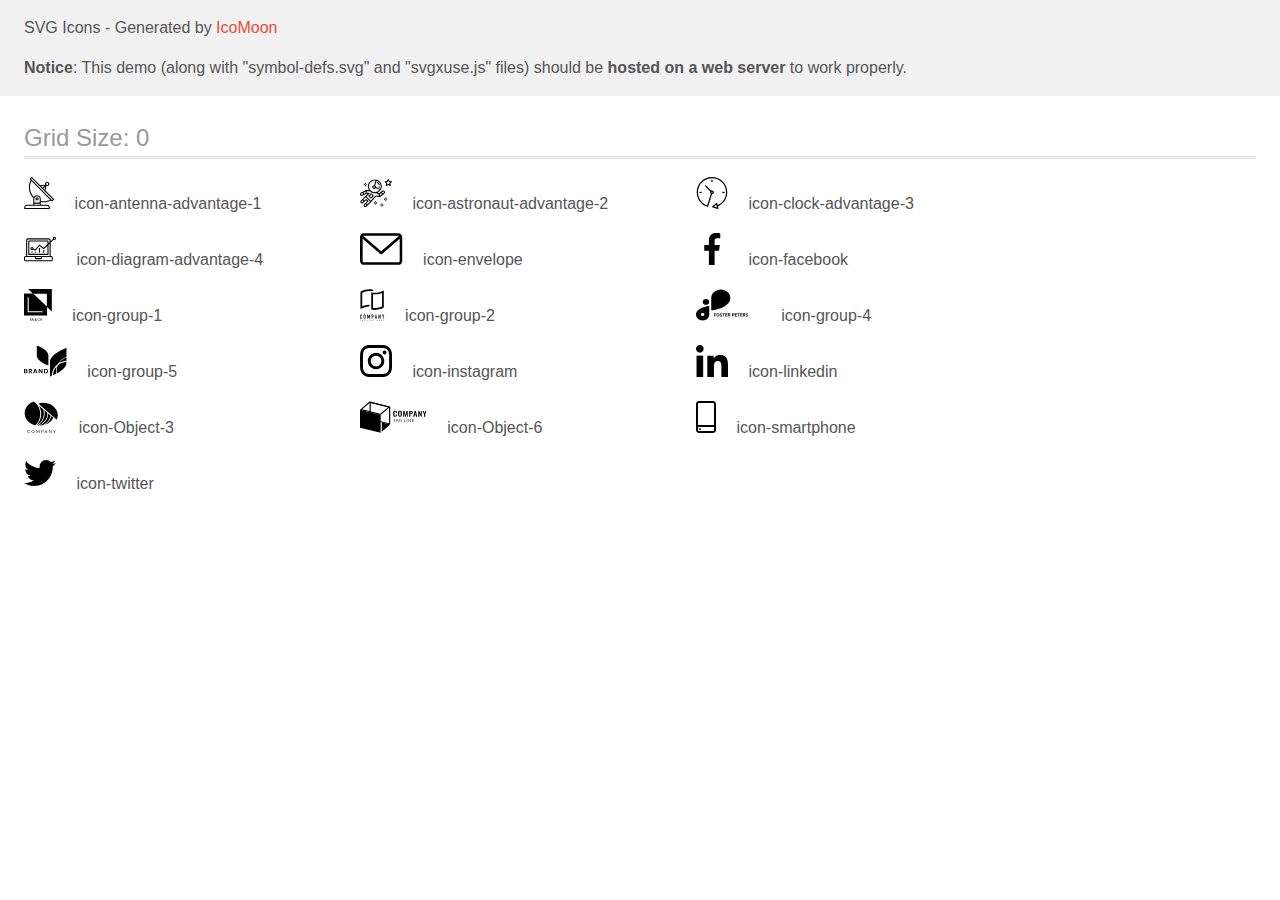
<file: images/icons.svg/icomoon/demo-external-svg.html>
<!doctype html>
<html>
<head>
    <title>IcoMoon - SVG Icons</title>
    <meta charset="utf-8">
    <meta name="viewport" content="width=device-width, initial-scale=1">
    <link rel="stylesheet" href="demo-files/demo.css">
    <link rel="stylesheet" href="style.css">
</head>
<body>
<header class="bgc1 clearfix">
<div class="mhl">
    <p>SVG Icons - Generated by <a href="https://icomoon.io/app">IcoMoon</a></p><p><strong>Notice</strong>: This demo (along with "symbol-defs.svg" and "svgxuse.js" files) should be <b>hosted on a web server</b> to work properly.</p>
</div>
</header>
    <div class="clearfix mhl ptl">
        <h1 class="mvm mtn fgc1">Grid Size: 0</h1>
        <div class="glyph fs1">
            <div class="clearfix pbs">
                <svg class="icon icon-antenna-advantage-1"><use xlink:href="symbol-defs.svg#icon-antenna-advantage-1"></use></svg><span class="name"> icon-antenna-advantage-1</span>
            </div>
        </div>
        <div class="glyph fs1">
            <div class="clearfix pbs">
                <svg class="icon icon-astronaut-advantage-2"><use xlink:href="symbol-defs.svg#icon-astronaut-advantage-2"></use></svg><span class="name"> icon-astronaut-advantage-2</span>
            </div>
        </div>
        <div class="glyph fs1">
            <div class="clearfix pbs">
                <svg class="icon icon-clock-advantage-3"><use xlink:href="symbol-defs.svg#icon-clock-advantage-3"></use></svg><span class="name"> icon-clock-advantage-3</span>
            </div>
        </div>
        <div class="glyph fs1">
            <div class="clearfix pbs">
                <svg class="icon icon-diagram-advantage-4"><use xlink:href="symbol-defs.svg#icon-diagram-advantage-4"></use></svg><span class="name"> icon-diagram-advantage-4</span>
            </div>
        </div>
        <div class="glyph fs1">
            <div class="clearfix pbs">
                <svg class="icon icon-envelope"><use xlink:href="symbol-defs.svg#icon-envelope"></use></svg><span class="name"> icon-envelope</span>
            </div>
        </div>
        <div class="glyph fs1">
            <div class="clearfix pbs">
                <svg class="icon icon-facebook"><use xlink:href="symbol-defs.svg#icon-facebook"></use></svg><span class="name"> icon-facebook</span>
            </div>
        </div>
        <div class="glyph fs1">
            <div class="clearfix pbs">
                <svg class="icon icon-group-1"><use xlink:href="symbol-defs.svg#icon-group-1"></use></svg><span class="name"> icon-group-1</span>
            </div>
        </div>
        <div class="glyph fs1">
            <div class="clearfix pbs">
                <svg class="icon icon-group-2"><use xlink:href="symbol-defs.svg#icon-group-2"></use></svg><span class="name"> icon-group-2</span>
            </div>
        </div>
        <div class="glyph fs1">
            <div class="clearfix pbs">
                <svg class="icon icon-group-4"><use xlink:href="symbol-defs.svg#icon-group-4"></use></svg><span class="name"> icon-group-4</span>
            </div>
        </div>
        <div class="glyph fs1">
            <div class="clearfix pbs">
                <svg class="icon icon-group-5"><use xlink:href="symbol-defs.svg#icon-group-5"></use></svg><span class="name"> icon-group-5</span>
            </div>
        </div>
        <div class="glyph fs1">
            <div class="clearfix pbs">
                <svg class="icon icon-instagram"><use xlink:href="symbol-defs.svg#icon-instagram"></use></svg><span class="name"> icon-instagram</span>
            </div>
        </div>
        <div class="glyph fs1">
            <div class="clearfix pbs">
                <svg class="icon icon-linkedin"><use xlink:href="symbol-defs.svg#icon-linkedin"></use></svg><span class="name"> icon-linkedin</span>
            </div>
        </div>
        <div class="glyph fs1">
            <div class="clearfix pbs">
                <svg class="icon icon-Object-3"><use xlink:href="symbol-defs.svg#icon-Object-3"></use></svg><span class="name"> icon-Object-3</span>
            </div>
        </div>
        <div class="glyph fs1">
            <div class="clearfix pbs">
                <svg class="icon icon-Object-6"><use xlink:href="symbol-defs.svg#icon-Object-6"></use></svg><span class="name"> icon-Object-6</span>
            </div>
        </div>
        <div class="glyph fs1">
            <div class="clearfix pbs">
                <svg class="icon icon-smartphone"><use xlink:href="symbol-defs.svg#icon-smartphone"></use></svg><span class="name"> icon-smartphone</span>
            </div>
        </div>
        <div class="glyph fs1">
            <div class="clearfix pbs">
                <svg class="icon icon-twitter"><use xlink:href="symbol-defs.svg#icon-twitter"></use></svg><span class="name"> icon-twitter</span>
            </div>
        </div>
  </div>
<script defer src="svgxuse.js"></script>
</body>
</html>
</file>
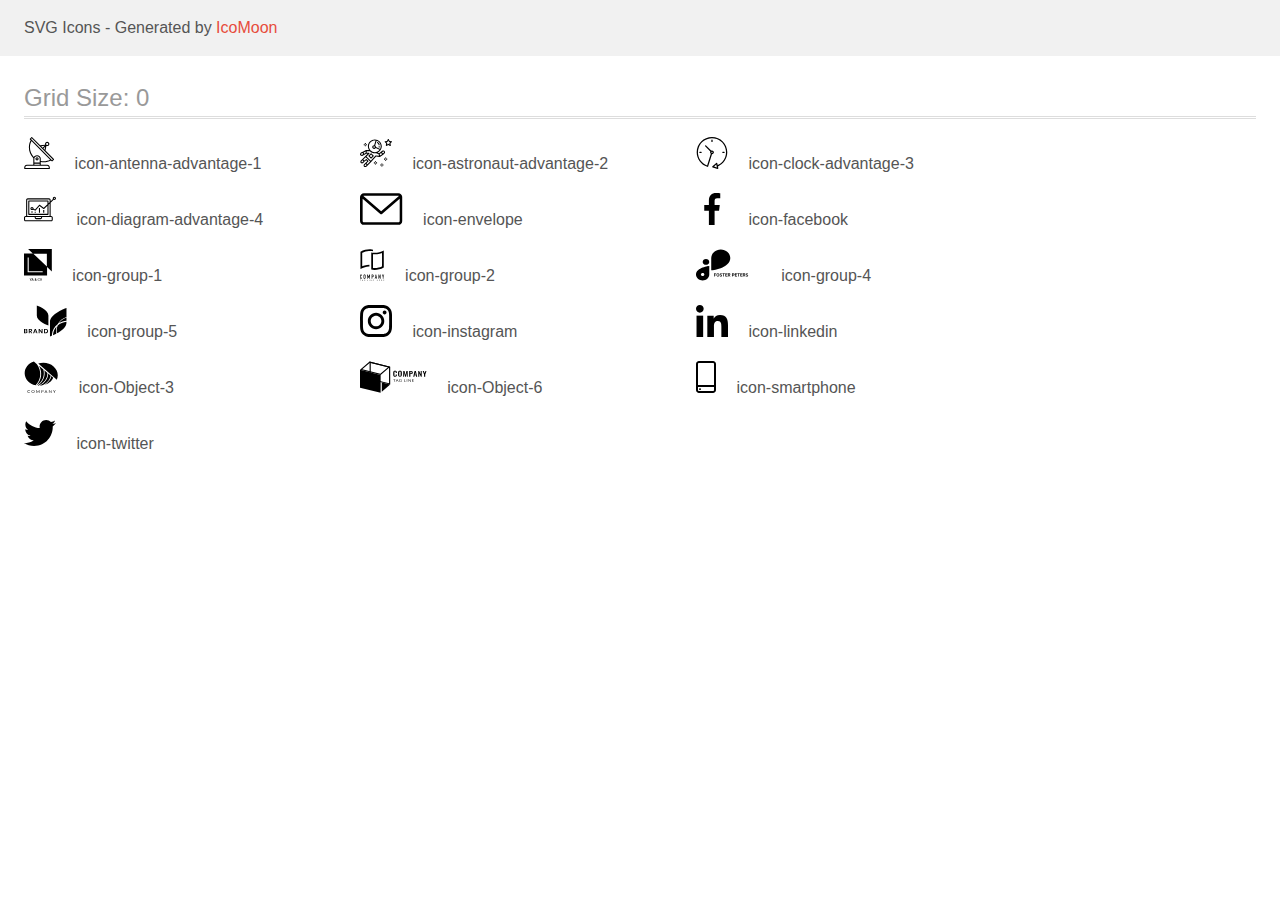
<file: images/icons.svg/icomoon/demo.html>
<!doctype html>
<html>
<head>
    <title>IcoMoon - SVG Icons</title>
    <meta charset="utf-8">
    <meta name="viewport" content="width=device-width, initial-scale=1">
    <link rel="stylesheet" href="demo-files/demo.css">
    <link rel="stylesheet" href="style.css">
</head>
<body>
<svg aria-hidden="true" style="position: absolute; width: 0; height: 0; overflow: hidden;" version="1.1" xmlns="http://www.w3.org/2000/svg" xmlns:xlink="http://www.w3.org/1999/xlink">
<defs>
<symbol id="icon-antenna-advantage-1" viewBox="0 0 30 32">
<path d="M29.859 22.098l-8.443-8.505 0.937-4.616c0.225 0.090 0.485 0.144 0.758 0.146h0.007c0.008 0 0.017 0 0.026 0 1.192 0 2.159-0.967 2.159-2.159s-0.967-2.159-2.159-2.159c-1.192 0-2.159 0.967-2.159 2.159 0 0.259 0.046 0.508 0.13 0.739l-0.005-0.015-4.96 0.606-8.091-8.133c-0.096-0.098-0.229-0.159-0.376-0.16h-0c-0.14 0.001-0.274 0.057-0.373 0.155l-1.512 1.504c-0.096 0.097-0.156 0.23-0.156 0.377s0.060 0.281 0.156 0.377v0l0.814 0.825c-1.143 2.062-1.816 4.522-1.816 7.139 0 4.106 1.656 7.824 4.336 10.525l-0.001-0.001c0.043 0.041 0.092 0.074 0.146 0.097-0.032 0.164-0.051 0.353-0.052 0.546v6.188h-6.4c-1.472 0.001-2.666 1.194-2.667 2.666v1.067c0 0.295 0.239 0.534 0.534 0.534h24.534c0.294 0 0.533-0.239 0.533-0.534v-1.067c-0.002-1.472-1.195-2.665-2.666-2.666h-6.4v-2.742c1.003 0.21 2.024 0.317 3.049 0.32 2.58-0.003 5.005-0.663 7.117-1.822l-0.077 0.039 0.818 0.823c0.099 0.101 0.235 0.159 0.376 0.16 0.14-0.001 0.274-0.057 0.373-0.155l1.512-1.504c0.096-0.097 0.156-0.23 0.156-0.377s-0.060-0.281-0.156-0.377v0zM22.366 6.233c0.193-0.192 0.459-0.31 0.752-0.31 0.589 0 1.067 0.478 1.067 1.066s-0.477 1.066-1.067 1.066c-0 0-0 0-0 0h-0.004c-0.587-0.003-1.061-0.479-1.061-1.066 0-0.295 0.12-0.563 0.314-0.756l0-0h-0.002zM21.11 9.737l-0.598 2.946-1.175-1.183 1.774-1.763zM20.504 8.835l-1.92 1.909-1.486-1.493 3.406-0.416zM23.090 28.8c0.884 0 1.6 0.716 1.6 1.6v0 0.534h-23.466v-0.534c0-0.884 0.716-1.6 1.6-1.6v0h20.267zM15.623 26.666v1.067h-5.334v-1.067h5.334zM10.29 25.6v-4.053c0-1.294 1.196-2.346 2.666-2.346s2.667 1.053 2.667 2.346v4.053h-5.333zM16.69 23.904v-2.357c0-1.882-1.675-3.413-3.733-3.413-0.017-0-0.038-0-0.058-0-1.353 0-2.54 0.707-3.213 1.771l-0.009 0.016c-2.36-2.482-3.812-5.846-3.812-9.55 0-2.314 0.567-4.496 1.569-6.414l-0.036 0.077 18.602 18.709c-1.823 0.947-3.979 1.502-6.266 1.502-1.079 0-2.128-0.124-3.136-0.357l0.093 0.018zM27.979 23.22l-21.057-21.181 0.754-0.752 7.935 7.98c0.004 0 0.006 0.007 0.010 0.010l13.115 13.191-0.757 0.752z"></path>
<path d="M12.961 20.267h-0.005c-0.001 0-0.002 0-0.002 0-0.884 0-1.6 0.716-1.6 1.6s0.715 1.599 1.597 1.6h0.005c0.001 0 0.001 0 0.002 0 0.884 0 1.6-0.716 1.6-1.6s-0.715-1.599-1.598-1.6h-0zM13.334 22.245c-0.096 0.096-0.229 0.155-0.376 0.155-0.295 0-0.534-0.239-0.534-0.534s0.238-0.533 0.532-0.533h0c0.293 0.001 0.531 0.239 0.531 0.533 0 0.148-0.060 0.282-0.157 0.378l-0 0h0.005z"></path>
</symbol>
<symbol id="icon-astronaut-advantage-2" viewBox="0 0 32 32">
<path d="M31.974 4.524c-0.064-0.191-0.227-0.332-0.427-0.362l-0.003-0-1.911-0.278-0.855-1.731c-0.179-0.365-0.777-0.365-0.956 0l-0.855 1.731-1.911 0.278c-0.26 0.039-0.457 0.26-0.457 0.528 0 0.15 0.062 0.285 0.161 0.382l1.383 1.348-0.326 1.903c-0.034 0.2 0.048 0.402 0.212 0.522 0.166 0.12 0.383 0.135 0.562 0.040l1.709-0.899 1.709 0.899c0.072 0.038 0.157 0.061 0.247 0.061 0.295 0 0.534-0.239 0.534-0.534 0-0.031-0.003-0.062-0.008-0.092l0 0.003-0.326-1.903 1.383-1.348c0.099-0.097 0.161-0.233 0.161-0.382 0-0.059-0.009-0.115-0.027-0.168l0.001 0.004zM29.511 5.851c-0.126 0.122-0.183 0.299-0.153 0.472l0.191 1.114-1-0.526c-0.072-0.039-0.158-0.062-0.249-0.062s-0.177 0.023-0.252 0.063l0.003-0.001-1 0.526 0.191-1.114c0.005-0.027 0.008-0.059 0.008-0.091 0-0.149-0.061-0.285-0.16-0.381l-0-0-0.811-0.79 1.119-0.162c0.174-0.025 0.324-0.134 0.402-0.292l0.5-1.013 0.5 1.013c0.078 0.158 0.228 0.267 0.402 0.292l1.119 0.162-0.809 0.79zM26.134 20.522h-1.067v1.067h1.067v-1.067zM26.134 22.656h-1.067v1.066h1.067v-1.066zM27.2 21.589h-1.067v1.067h1.067v-1.067zM25.067 21.589h-1.067v1.067h1.067v-1.067zM22.4 26.389h-1.067v1.067h1.067v-1.067zM22.4 28.523h-1.067v1.067h1.067v-1.067zM23.467 27.456h-1.067v1.067h1.067v-1.067zM21.334 27.456h-1.067v1.067h1.067v-1.067zM16 24.256h-1.066v1.067h1.066v-1.067zM16 26.389h-1.066v1.067h1.066v-1.067zM17.067 25.322h-1.067v1.067h1.067v-1.067zM14.934 25.322h-1.067v1.067h1.067v-1.067zM5.867 6.122h-1.066v1.066h1.066v-1.066zM5.867 8.256h-1.066v1.066h1.066v-1.066zM6.933 7.189h-1.067v1.067h1.066v-1.067zM4.8 7.189h-1.067v1.067h1.067v-1.067z"></path>
<path d="M24.715 14.16c-0.28-0.376-0.698-0.636-1.179-0.703l-0.009-0.001c-0.076-0.012-0.164-0.018-0.254-0.018-0.411 0-0.789 0.139-1.090 0.373l0.004-0.003-1.253 0.96-1.898 1.417-1.358-0.541c2.421-1.086 4.113-3.508 4.113-6.32 0-3.823-3.122-6.934-6.961-6.934s-6.961 3.11-6.961 6.934c0 1.386 0.415 2.674 1.12 3.759l-2.768-0.024c-0.009 0-0.016 0.005-0.023 0.005-0.057 0.003-0.11 0.014-0.159 0.033l0.004-0.001c-0.013 0.005-0.026 0.007-0.038 0.013-0.006 0.003-0.013 0.003-0.019 0.006l-3.233 1.596c-0 0-0.001 0-0.001 0.001l-1.893 0.91c-0.024 0.011-0.045 0.023-0.065 0.036l0.001-0.001c-0.482 0.324-0.795 0.867-0.795 1.483 0 0.297 0.073 0.577 0.201 0.823l-0.005-0.010c0.22 0.424 0.592 0.742 1.043 0.885l0.013 0.003c0.161 0.053 0.345 0.083 0.537 0.083 0.308 0 0.598-0.078 0.851-0.216l-0.009 0.005 1.388-0.738 2.264-1.169 1.357-0.008-5.442 5.415c0 0.001-0.001 0.001-0.001 0.001l-1.339 1.333c-0.303 0.299-0.491 0.714-0.491 1.173 0 0.002 0 0.003 0 0.005v-0c0.002 0.919 0.748 1.664 1.667 1.664 0.001 0 0.002 0 0.002 0h-0c0.428 0 0.854-0.162 1.18-0.485l1.314-1.309 1.741-1.3 0.901 0.897-3.102 3.088c-0.303 0.299-0.491 0.714-0.491 1.173 0 0.001 0 0.003 0 0.004v-0c0 0.445 0.174 0.864 0.49 1.179 0.302 0.3 0.717 0.485 1.176 0.485 0.001 0 0.002 0 0.003 0h-0c0.427 0 0.855-0.162 1.18-0.485l4.488-4.472c0.007-0.006 0.016-0.009 0.022-0.016l5.166-5.658 3.471 0.494c0.025 0.004 0.050 0.006 0.075 0.006 0.064 0 0.127-0.016 0.187-0.038 0.017-0.006 0.032-0.015 0.049-0.023 0.019-0.010 0.039-0.015 0.058-0.027l3.213-2.133c0.012-0.008 0.018-0.021 0.029-0.030 0.013-0.010 0.029-0.014 0.041-0.026l1.271-1.191c0.348-0.326 0.564-0.787 0.564-1.3 0-0.4-0.132-0.769-0.355-1.066l0.003 0.005zM2.13 17.77c-0.098 0.054-0.215 0.086-0.34 0.086-0.078 0-0.153-0.013-0.224-0.036l0.005 0.001c-0.294-0.093-0.504-0.364-0.504-0.683 0-0.235 0.114-0.444 0.289-0.575l0.002-0.001 1.314-0.632 0.316 0.924 0.133 0.389-0.992 0.527zM5.627 15.942l-1.548 0.8-0.255-0.746-0.184-0.537 2.027-1.001-0.040 1.484zM20.727 9.322c0 0.918-0.219 1.785-0.599 2.56l-4.181-1.899c-0.044-0.575-0.342-1.072-0.782-1.384l-0.006-0.004 1.464-4.861c2.377 0.757 4.104 2.975 4.104 5.588zM8.938 9.322c0-3.235 2.644-5.867 5.894-5.867 0.253 0 0.5 0.022 0.745 0.053l-1.432 4.753c-0.019 0-0.037-0.006-0.057-0.006-0 0-0.001 0-0.001 0-1.032 0-1.869 0.835-1.872 1.867v0c0.003 1.031 0.84 1.867 1.872 1.867 0 0 0 0 0.001 0h-0c0.695 0 1.295-0.383 1.618-0.944l3.863 1.755c-1.075 1.447-2.795 2.39-4.737 2.39-3.25 0-5.894-2.632-5.894-5.867zM14.895 10.122c0 0.441-0.362 0.8-0.806 0.8-0 0-0.001 0-0.001 0-0.443 0-0.802-0.358-0.804-0.8v-0c0-0.441 0.361-0.8 0.806-0.8s0.806 0.359 0.806 0.8zM2.464 25.146c-0.11 0.109-0.261 0.176-0.428 0.176s-0.317-0.067-0.427-0.175l0 0c-0.109-0.108-0.176-0.257-0.176-0.422s0.067-0.314 0.176-0.422l0-0 0.962-0.959 0.852 0.848-0.959 0.954zM5.678 28.88c-0.11 0.109-0.261 0.176-0.428 0.176s-0.317-0.067-0.427-0.175l0 0c-0.109-0.108-0.176-0.257-0.176-0.422s0.067-0.314 0.176-0.422l0-0 0.963-0.959 0.852 0.848-0.96 0.955zM9.16 25.411l-0.001 0.001-1.765 1.76-0.852-0.848 1.765-1.757c0.040-0.040 0.065-0.088 0.090-0.136 0.007-0.014 0.020-0.026 0.026-0.040 0.016-0.041 0.019-0.085 0.026-0.128 0.003-0.025 0.014-0.048 0.014-0.073 0-0.035-0.013-0.070-0.020-0.105-0.006-0.032-0.006-0.064-0.019-0.096-0.025-0.053-0.055-0.098-0.092-0.138l0 0c-0.010-0.012-0.014-0.026-0.025-0.038h-0.001s0-0.001-0.001-0.002l-1.607-1.6c-0.017-0.017-0.039-0.024-0.058-0.038-0.025-0.021-0.054-0.040-0.084-0.056l-0.003-0.001c-0.026-0.012-0.058-0.023-0.090-0.031l-0.003-0.001c-0.030-0.009-0.065-0.017-0.101-0.020l-0.002-0c-0.007-0-0.015-0-0.023-0-0.026 0-0.051 0.002-0.075 0.005l0.003-0c-0.036 0.005-0.069 0.009-0.104 0.021s-0.064 0.027-0.094 0.045c-0.020 0.011-0.043 0.015-0.061 0.029l-1.774 1.324-0.901-0.897 2.399-2.386 4.36 4.289-0.928 0.919zM15.979 18.394c-0.016-0.002-0.030 0.004-0.046 0.003-0.008-0-0.017-0.001-0.027-0.001-0.031 0-0.062 0.003-0.092 0.008l0.003-0c-0.070 0.011-0.132 0.035-0.187 0.070l0.002-0.001c-0.030 0.018-0.057 0.037-0.083 0.061-0.013 0.011-0.028 0.016-0.040 0.029l-4.698 5.146-4.328-4.256 2.833-2.818c0.096-0.097 0.156-0.23 0.156-0.377 0-0.295-0.239-0.534-0.534-0.534-0.001 0-0.001 0-0.002 0h0l-2.219 0.013 0.028-1.607 3.104 0.027c1.264 1.297 3.027 2.101 4.978 2.101 0.001 0 0.002 0 0.003 0h-0c0.438 0 0.864-0.046 1.28-0.122 0.040 0.032 0.080 0.064 0.129 0.085l2.41 0.96 0.152 0.758 0.178 0.886-3.003-0.427zM20.020 18.572l-0.313-1.558 1.446-1.080 0.946 1.257-2.080 1.381zM23.773 15.741l-0.837 0.785-0.931-1.236 0.831-0.637c0.155-0.119 0.351-0.168 0.543-0.143 0.193 0.027 0.364 0.128 0.48 0.284 0.088 0.117 0.141 0.265 0.141 0.426 0 0.206-0.087 0.391-0.226 0.521l-0 0z"></path>
<path d="M13.602 18.544l-2.143-2.134c-0.096-0.096-0.229-0.155-0.376-0.155s-0.28 0.059-0.376 0.155l-2.143 2.133c-0.097 0.097-0.156 0.23-0.156 0.378s0.060 0.281 0.156 0.378l-0-0 2.142 2.134c0.096 0.096 0.229 0.156 0.376 0.156s0.28-0.059 0.376-0.156v0l2.143-2.134c0.097-0.097 0.157-0.23 0.157-0.378s-0.060-0.281-0.157-0.378l-0-0zM11.083 20.303l-1.387-1.381 1.386-1.381 1.387 1.381-1.387 1.381zM17.164 5.071l-0.258 1.036c0.071 0.018 1.738 0.452 1.738 2.149h1.067c0-2.017-1.666-2.965-2.547-3.184zM19.711 9.322h-1.067v1.066h1.067v-1.066z"></path>
</symbol>
<symbol id="icon-clock-advantage-3" viewBox="0 0 32 32">
<path d="M31.296 15.301c-0.001-8.452-6.855-15.303-15.308-15.301s-15.303 6.855-15.301 15.308c0.002 6.788 4.422 12.543 10.541 14.545l0.108 0.031c0.061 0.019 0.123 0.029 0.187 0.029 0.12 0 0.238-0.032 0.342-0.094 0.135-0.080 0.236-0.207 0.283-0.357l3.865-12.25c1.054-0.004 1.906-0.859 1.906-1.913 0-1.056-0.856-1.913-1.913-1.913-0.303 0-0.59 0.071-0.845 0.196l0.011-0.005-5.106-5.107c-0.114-0.11-0.271-0.179-0.443-0.179-0.352 0-0.638 0.286-0.638 0.638 0 0.172 0.068 0.328 0.179 0.443l-0-0 5.103 5.109c-0.121 0.241-0.191 0.525-0.191 0.826 0 0.602 0.283 1.137 0.723 1.48l0.004 0.003-3.682 11.673c-7.278-2.681-11.004-10.754-8.324-18.032s10.754-11.004 18.032-8.323c7.278 2.681 11.004 10.754 8.323 18.032-1.345 3.581-4.003 6.406-7.374 7.938l-0.088 0.036-0.398-1.874c-0.063-0.291-0.318-0.506-0.624-0.506-0.164 0-0.313 0.062-0.426 0.163l0.001-0.001-3.837 3.426c-0.132 0.117-0.214 0.287-0.214 0.477 0 0.283 0.185 0.524 0.441 0.606l0.005 0.001 4.899 1.563c0.058 0.020 0.126 0.031 0.196 0.031 0.352 0 0.637-0.285 0.637-0.637 0-0.047-0.005-0.093-0.015-0.138l0.001 0.004-0.391-1.839c5.528-2.374 9.329-7.772 9.329-14.057 0-0.011 0-0.023-0-0.034v0.002zM15.992 14.664c0.352 0 0.638 0.286 0.638 0.638s-0.285 0.638-0.638 0.638v0c-0.352 0-0.638-0.286-0.638-0.638s0.286-0.638 0.638-0.638v0zM18.092 29.528l2.184-1.948 0.603 2.84-2.787-0.892z"></path>
<path d="M15.354 3.185v1.275c0 0.352 0.286 0.638 0.638 0.638s0.638-0.285 0.638-0.638v0-1.275c0-0.352-0.285-0.638-0.638-0.638s-0.638 0.285-0.638 0.638v0zM3.876 14.664c-0.352 0-0.638 0.286-0.638 0.638s0.285 0.638 0.638 0.638h1.275c0.352 0 0.638-0.286 0.638-0.638s-0.285-0.638-0.638-0.638h-1.275zM28.108 15.939c0.352 0 0.638-0.286 0.638-0.638s-0.285-0.638-0.638-0.638h-1.275c-0.352 0-0.638 0.286-0.638 0.638s0.285 0.638 0.638 0.638h1.275z"></path>
</symbol>
<symbol id="icon-diagram-advantage-4" viewBox="0 0 32 32">
<path d="M14.926 14.965h1.066v4.798h-1.066v-4.798zM19.19 17.097h1.066v2.665h-1.066v-2.665zM10.661 18.696h1.066v1.066h-1.066v-1.066zM7.463 18.163h1.066v1.599h-1.066v-1.599z"></path>
<path d="M1.599 28.291h25.586c0 0 0 0 0 0 0.883 0 1.599-0.716 1.599-1.599v0-2.132c0-0.883-0.716-1.599-1.599-1.599v0h-0.533v-13.294l3.028-2.868c0.207 0.104 0.452 0.166 0.711 0.166 0.888 0 1.608-0.72 1.608-1.608s-0.72-1.608-1.608-1.608c-0.888 0-1.608 0.72-1.608 1.608 0 0.247 0.056 0.481 0.155 0.69l-0.004-0.010-2.281 2.162v-1.23c0-0.883-0.716-1.599-1.599-1.599v0h-21.323c-0.883 0-1.599 0.716-1.599 1.599v0 15.992h-0.533c-0.883 0-1.599 0.716-1.599 1.599v0 2.132c0 0.883 0.716 1.599 1.599 1.599v0zM30.384 4.837c0.294 0 0.533 0.239 0.533 0.533s-0.239 0.533-0.533 0.533v0c-0.294 0-0.533-0.239-0.533-0.533s0.239-0.533 0.533-0.533v0zM3.198 6.969c0-0.294 0.239-0.533 0.533-0.533h21.323c0.294 0 0.533 0.239 0.533 0.533v2.239l-1.066 1.013v-2.185c0-0.295-0.239-0.534-0.534-0.534h-19.189c-0.294 0-0.534 0.239-0.534 0.533v13.327c0 0.294 0.239 0.533 0.534 0.533h19.189c0.295 0 0.534-0.239 0.534-0.533v-9.675l1.066-1.010v12.283h-22.389v-15.991zM7.996 13.899c-0.001 0-0.003 0-0.005 0-0.883 0-1.599 0.716-1.599 1.599s0.716 1.599 1.599 1.599c0.432 0 0.824-0.172 1.112-0.45l-0 0 1.853 0.93c0.215 0.107 0.476 0.057 0.636-0.122l3.939-4.432 3.872 2.902c0.208 0.155 0.498 0.139 0.686-0.039l3.365-3.188v8.131h-18.123v-12.261h18.123v2.661l-3.771 3.572-3.904-2.927c-0.088-0.067-0.2-0.107-0.32-0.107-0.158 0-0.3 0.069-0.398 0.178l-0 0.001-3.993 4.493-1.493-0.746c0.011-0.064 0.017-0.128 0.020-0.193 0-0.883-0.716-1.599-1.599-1.599v0zM8.529 15.498c0 0.294-0.239 0.533-0.533 0.533s-0.533-0.239-0.533-0.533v0c0-0.294 0.239-0.533 0.533-0.533s0.533 0.239 0.533 0.533v0zM11.727 24.026h5.33v0.533c0 0.294-0.238 0.533-0.533 0.533h-4.265c-0.294 0-0.533-0.239-0.533-0.533v0-0.533zM1.067 24.56c0-0.294 0.238-0.533 0.533-0.533h9.062v0.533c0 0.883 0.716 1.599 1.599 1.599v0h4.265c0.883 0 1.599-0.716 1.599-1.599v0-0.533h9.062c0.294 0 0.533 0.239 0.533 0.533v2.132c0 0.294-0.239 0.533-0.533 0.533h-25.586c-0 0-0 0-0 0-0.294 0-0.533-0.239-0.533-0.533 0 0 0 0 0 0v0-2.132z"></path>
</symbol>
<symbol id="icon-envelope" viewBox="0 0 43 32">
<path d="M38.667 0h-34.667c-2.206 0-4 1.794-4 4v24c0 2.206 1.794 4 4 4h34.667c2.206 0 4-1.794 4-4v-24c0-2.206-1.794-4-4-4zM38.667 2.667c0.181 0 0.353 0.038 0.511 0.103l-17.844 15.466-17.844-15.466c0.158-0.066 0.33-0.103 0.511-0.103h34.667zM38.667 29.333h-34.667c-0.736 0-1.333-0.598-1.333-1.333v-22.413l17.793 15.421c0.251 0.217 0.563 0.326 0.874 0.326s0.622-0.108 0.874-0.326l17.793-15.421v22.413c0 0.736-0.598 1.333-1.333 1.333z"></path>
</symbol>
<symbol id="icon-facebook" viewBox="0 0 32 32">
<path d="M21.329 5.313h2.921v-5.088c-0.504-0.069-2.237-0.225-4.256-0.225-4.212 0-7.097 2.649-7.097 7.519v4.481h-4.648v5.688h4.648v14.312h5.699v-14.311h4.46l0.708-5.688h-5.169v-3.919c0.001-1.644 0.444-2.769 2.735-2.769z"></path>
</symbol>
<symbol id="icon-group-1" viewBox="0 0 28 32">
<path d="M4.085 0l4.771 4.517-8.856-0.005v21.915h23.149v-8.379l4.766 4.512v-22.559h-23.83zM22.939 17.517l-13.528-12.807h13.528v12.807zM18.739 23.221h-15.076v-14.739h1.066v13.741h14.010v0.998zM7.223 29.344h0.465l-0.811 1.529v0.891h-0.422v-0.891l-0.813-1.529h0.467l0.557 1.147 0.557-1.147zM7.923 31.764l0.196-0.563h0.938l0.198 0.563h0.439l-0.916-2.42h-0.377l-0.914 2.42h0.437zM8.588 29.858l0.351 1.004h-0.701l0.351-1.004zM10.805 30.804c-0.061 0.093-0.091 0.196-0.091 0.307 0 0.204 0.072 0.37 0.214 0.497 0.144 0.126 0.336 0.189 0.575 0.189s0.445-0.065 0.618-0.194l0.136 0.161h0.469l-0.356-0.421c0.14-0.191 0.209-0.435 0.209-0.733h-0.351c0 0.163-0.034 0.311-0.101 0.444l-0.467-0.552 0.165-0.12c0.116-0.084 0.2-0.168 0.251-0.253 0.051-0.085 0.076-0.178 0.076-0.279 0-0.153-0.056-0.281-0.17-0.384-0.112-0.104-0.256-0.156-0.432-0.156-0.195 0-0.35 0.055-0.465 0.166-0.115 0.11-0.173 0.259-0.173 0.449 0 0.078 0.018 0.158 0.055 0.241 0.038 0.083 0.104 0.184 0.198 0.303-0.18 0.129-0.3 0.24-0.361 0.334zM11.897 31.339c-0.119 0.091-0.246 0.136-0.382 0.136-0.121 0-0.217-0.035-0.289-0.105s-0.108-0.161-0.108-0.273c0-0.13 0.067-0.245 0.2-0.346l0.052-0.037 0.529 0.623zM11.463 30.267c-0.114-0.141-0.171-0.258-0.171-0.351 0-0.081 0.023-0.148 0.070-0.201s0.109-0.080 0.188-0.080c0.073 0 0.133 0.023 0.181 0.068 0.048 0.044 0.072 0.098 0.072 0.161 0 0.095-0.034 0.173-0.103 0.234l-0.052 0.042-0.184 0.126zM15.403 31.581c0.166-0.145 0.262-0.347 0.286-0.605h-0.419c-0.022 0.173-0.075 0.296-0.158 0.371s-0.207 0.111-0.372 0.111c-0.181 0-0.318-0.069-0.412-0.206-0.093-0.137-0.14-0.337-0.14-0.598v-0.214c0.002-0.258 0.052-0.454 0.15-0.587 0.099-0.134 0.239-0.201 0.422-0.201 0.157 0 0.277 0.039 0.357 0.116 0.082 0.076 0.133 0.202 0.153 0.376h0.419c-0.027-0.265-0.121-0.47-0.284-0.615s-0.378-0.218-0.645-0.218c-0.198 0-0.373 0.047-0.525 0.141-0.151 0.094-0.267 0.228-0.347 0.402s-0.121 0.375-0.121 0.603v0.226c0.003 0.223 0.045 0.418 0.125 0.587s0.193 0.299 0.339 0.391c0.147 0.091 0.317 0.136 0.51 0.136 0.276 0 0.497-0.072 0.663-0.216zM17.875 31.242c0.082-0.18 0.123-0.388 0.123-0.625v-0.135c-0.001-0.236-0.043-0.443-0.126-0.62-0.083-0.178-0.201-0.315-0.354-0.409-0.152-0.095-0.326-0.143-0.524-0.143s-0.372 0.048-0.525 0.145c-0.152 0.095-0.27 0.233-0.354 0.414-0.083 0.181-0.125 0.389-0.125 0.625v0.136c0.001 0.232 0.043 0.436 0.126 0.613 0.084 0.177 0.203 0.314 0.356 0.411 0.154 0.095 0.329 0.143 0.525 0.143 0.198 0 0.373-0.048 0.525-0.143 0.153-0.096 0.27-0.234 0.352-0.412zM17.424 29.874c0.102 0.143 0.153 0.349 0.153 0.617v0.126c0 0.273-0.050 0.48-0.151 0.622-0.1 0.142-0.243 0.213-0.429 0.213-0.184 0-0.328-0.073-0.432-0.218-0.103-0.145-0.155-0.351-0.155-0.617v-0.14c0.002-0.26 0.054-0.462 0.156-0.603 0.103-0.143 0.245-0.214 0.427-0.214 0.186 0 0.33 0.072 0.43 0.214z"></path>
</symbol>
<symbol id="icon-group-2" viewBox="0 0 25 32">
<path d="M10.531 1.806h-0.084c-0.129-0.008-0.258-0.011-0.388-0.014v0h-0.28c-0.244 0-0.494 0.006-0.741 0.019-0.019-0.001-0.037-0.001-0.056 0-2.243 0.127-4.44 0.688-6.471 1.651l-0.266 0.128v13.625l0.623-0.211c0.546-0.188 1.129-0.357 1.731-0.513 1.629-0.418 3.301-0.64 4.982-0.662v1.79c-0.223 0.002-0.439 0.008-0.655 0.019h-0.051c-1.294 0.071-2.577 0.268-3.833 0.588-1.59 0.398-3.124 0.996-4.566 1.779v-17.475c1.497-0.873 3.11-1.529 4.79-1.948 1.475-0.381 2.992-0.576 4.515-0.582h0.263c0.314 0.008 0.621 0.022 0.909 0.044 0.759 0.053 1.511 0.173 2.249 0.358v1.762c-0.717-0.167-1.445-0.277-2.179-0.329-0.015-0.001-0.030-0.003-0.045-0.004-0.152-0.013-0.304-0.026-0.446-0.026zM13.633 3.607c0.391 0.030 0.796 0.044 1.205 0.044 1.601-0.006 3.195-0.21 4.747-0.609 1.589-0.4 3.123-0.998 4.564-1.781v17.163c-1.498 0.873-3.111 1.529-4.792 1.948-1.475 0.379-2.992 0.574-4.515 0.581-1.154 0.009-2.304-0.126-3.425-0.404v-17.275c0.265 0.061 0.537 0.117 0.814 0.164 0.455 0.077 0.934 0.133 1.401 0.167zM22.367 3.74l-0.623 0.21c-0.573 0.192-1.15 0.365-1.731 0.518-1.691 0.434-3.428 0.657-5.173 0.663-0.406 0-0.78-0.011-1.141-0.034l-0.497-0.033v14.017l0.427 0.038c0.395 0.034 0.803 0.052 1.214 0.052 1.374-0.006 2.743-0.183 4.074-0.527 1.096-0.275 2.162-0.658 3.184-1.144l0.266-0.128v-13.63z"></path>
<path d="M1.684 25.977c-0.090-0.093-0.197-0.166-0.317-0.214s-0.247-0.071-0.376-0.066c-0.137-0.002-0.273 0.024-0.4 0.075-0.117 0.046-0.222 0.116-0.311 0.205s-0.156 0.196-0.201 0.313c-0.049 0.123-0.073 0.254-0.072 0.387v2.335c-0.006 0.165 0.026 0.328 0.092 0.479 0.055 0.12 0.135 0.226 0.233 0.313 0.093 0.079 0.203 0.135 0.321 0.166 0.114 0.032 0.231 0.048 0.349 0.049 0.13 0.001 0.259-0.027 0.377-0.081 0.117-0.051 0.222-0.124 0.311-0.216 0.087-0.091 0.156-0.197 0.204-0.313 0.050-0.118 0.075-0.244 0.075-0.372v-0.261h-0.61v0.208c0.002 0.071-0.010 0.142-0.036 0.208-0.020 0.050-0.050 0.095-0.089 0.131-0.038 0.031-0.081 0.053-0.128 0.067-0.041 0.014-0.084 0.021-0.128 0.022-0.054 0.006-0.11-0.002-0.16-0.024s-0.094-0.057-0.126-0.101c-0.058-0.094-0.086-0.203-0.081-0.313v-2.177c-0.004-0.121 0.022-0.241 0.075-0.349 0.032-0.049 0.077-0.089 0.129-0.114s0.112-0.034 0.17-0.027c0.053-0.002 0.105 0.009 0.152 0.032s0.089 0.057 0.12 0.099c0.068 0.090 0.104 0.2 0.101 0.313v0.202h0.604v-0.238c0.001-0.14-0.024-0.278-0.075-0.408-0.045-0.122-0.114-0.234-0.204-0.329z"></path>
<path d="M5.31 25.95c-0.195-0.164-0.44-0.255-0.694-0.257-0.124 0-0.248 0.023-0.364 0.066-0.119 0.042-0.228 0.107-0.322 0.191-0.101 0.091-0.182 0.202-0.237 0.327-0.061 0.143-0.092 0.297-0.089 0.452v2.239c-0.004 0.158 0.026 0.314 0.089 0.459 0.055 0.12 0.136 0.227 0.237 0.313 0.093 0.087 0.203 0.154 0.322 0.197 0.117 0.043 0.24 0.065 0.364 0.066s0.248-0.023 0.364-0.066c0.121-0.044 0.233-0.111 0.33-0.197 0.097-0.087 0.176-0.194 0.23-0.313 0.063-0.145 0.093-0.301 0.089-0.459v-2.239c0.003-0.155-0.027-0.31-0.089-0.452-0.054-0.123-0.133-0.235-0.23-0.327zM5.025 28.969c0.005 0.060-0.003 0.12-0.024 0.176s-0.054 0.107-0.097 0.148c-0.081 0.068-0.182 0.105-0.287 0.105s-0.207-0.037-0.287-0.105c-0.043-0.041-0.076-0.092-0.097-0.148s-0.029-0.116-0.024-0.176v-2.239c-0.005-0.060 0.003-0.12 0.024-0.176s0.054-0.107 0.097-0.148c0.081-0.068 0.182-0.105 0.287-0.105s0.207 0.037 0.287 0.105c0.043 0.041 0.076 0.092 0.097 0.148s0.029 0.116 0.024 0.176v2.239z"></path>
<path d="M10.072 29.969v-4.239h-0.587l-0.771 2.244h-0.011l-0.777-2.244h-0.581v4.239h0.606v-2.579h0.011l0.593 1.823h0.302l0.598-1.823h0.011v2.579h0.606z"></path>
<path d="M13.513 26.027c-0.093-0.105-0.211-0.184-0.343-0.232-0.142-0.046-0.29-0.068-0.439-0.066h-0.9v4.239h0.604v-1.656h0.311c0.188 0.009 0.376-0.031 0.545-0.116 0.137-0.076 0.252-0.188 0.332-0.324 0.070-0.113 0.117-0.238 0.139-0.369 0.024-0.16 0.035-0.321 0.033-0.482 0.006-0.204-0.014-0.407-0.059-0.606-0.040-0.147-0.117-0.281-0.223-0.39zM13.201 27.319c-0.003 0.077-0.022 0.152-0.056 0.221-0.035 0.065-0.089 0.117-0.156 0.149-0.089 0.040-0.187 0.058-0.285 0.053h-0.275v-1.441h0.311c0.094-0.005 0.187 0.014 0.272 0.053 0.062 0.036 0.112 0.091 0.142 0.157 0.033 0.074 0.051 0.155 0.053 0.236 0 0.089 0 0.183 0 0.282s0.006 0.2 0 0.291h-0.006z"></path>
<path d="M16.374 25.73h-0.495l-0.934 4.239h0.604l0.177-0.911h0.823l0.177 0.911h0.604l-0.957-4.239zM15.817 28.481l0.297-1.537h0.011l0.296 1.537h-0.604z"></path>
<path d="M20.277 28.284h-0.011l-0.912-2.554h-0.581v4.239h0.604v-2.549h0.012l0.923 2.549h0.568v-4.239h-0.604v2.554z"></path>
<path d="M23.968 25.73l-0.486 1.685h-0.012l-0.486-1.685h-0.64l0.83 2.447v1.792h0.604v-1.792l0.83-2.447h-0.64z"></path>
<path d="M0 31.166h0.291v0.817h0.198v-0.817h0.29v-0.167h-0.778v0.167z"></path>
<path d="M2.447 30.998l-0.381 0.984h0.21l0.081-0.224h0.392l0.084 0.224h0.215l-0.391-0.984h-0.21zM2.416 31.593l0.134-0.365 0.134 0.365h-0.268z"></path>
<path d="M4.866 31.62h0.227v0.127c-0.066 0.053-0.149 0.082-0.234 0.083-0.040 0.002-0.079-0.005-0.116-0.021s-0.068-0.041-0.093-0.072c-0.052-0.075-0.078-0.165-0.073-0.257 0-0.219 0.095-0.329 0.283-0.329 0.050-0.005 0.099 0.008 0.14 0.037s0.070 0.071 0.082 0.12l0.195-0.038c-0.042-0.192-0.181-0.289-0.417-0.289-0.127-0.003-0.25 0.042-0.344 0.127-0.050 0.049-0.088 0.108-0.112 0.174s-0.034 0.135-0.029 0.205c-0.006 0.135 0.039 0.267 0.126 0.369 0.048 0.050 0.107 0.088 0.171 0.113s0.134 0.035 0.203 0.031c0.154 0.004 0.304-0.052 0.417-0.157v-0.388h-0.427v0.166z"></path>
<path d="M7.337 30.998h-0.199v0.984h0.69v-0.167h-0.49v-0.817z"></path>
<path d="M9.426 30.998h-0.199v0.984h0.199v-0.984z"></path>
<path d="M11.469 31.656l-0.403-0.657h-0.193v0.984h0.185v-0.643l0.395 0.643h0.198v-0.984h-0.182v0.657z"></path>
<path d="M13.315 31.549h0.49v-0.167h-0.49v-0.216h0.528v-0.167h-0.727v0.984h0.747v-0.167h-0.548v-0.266z"></path>
<path d="M17.792 31.387h-0.388v-0.388h-0.198v0.984h0.198v-0.43h0.388v0.43h0.198v-0.984h-0.198v0.388z"></path>
<path d="M19.649 31.549h0.492v-0.167h-0.492v-0.216h0.529v-0.167h-0.727v0.984h0.746v-0.167h-0.548v-0.266z"></path>
<path d="M22.168 31.549c0.171-0.027 0.258-0.117 0.258-0.274 0.005-0.042-0.001-0.084-0.018-0.123s-0.044-0.072-0.078-0.096c-0.089-0.045-0.189-0.065-0.288-0.058h-0.417v0.984h0.198v-0.412h0.039c0.042-0.003 0.084 0.005 0.123 0.022 0.029 0.018 0.053 0.043 0.070 0.072l0.215 0.313h0.237l-0.12-0.192c-0.053-0.095-0.128-0.176-0.218-0.236zM21.969 31.413h-0.146v-0.247h0.156c0.068-0.005 0.136 0.002 0.201 0.023 0.014 0.013 0.026 0.029 0.033 0.046s0.011 0.037 0.010 0.056c-0.001 0.019-0.006 0.038-0.015 0.055s-0.022 0.032-0.037 0.043c-0.065 0.020-0.133 0.028-0.201 0.023z"></path>
<path d="M24.067 31.549h0.49v-0.167h-0.49v-0.216h0.529v-0.167h-0.729v0.984h0.747v-0.167h-0.548v-0.266z"></path>
</symbol>
<symbol id="icon-group-4" viewBox="0 0 65 32">
<path d="M10.016 9.983h-0.002c-1.827 0-3.308 1.316-3.308 2.94v0.002c0 1.624 1.481 2.94 3.308 2.94h0.002c1.827 0 3.308-1.316 3.308-2.94v-0.002c0-1.624-1.481-2.94-3.308-2.94z"></path>
<path d="M34.434 9.043c-0.005-2.255-1.015-4.417-2.81-6.012s-4.226-2.493-6.764-2.498v0c-2.538 0.004-4.972 0.902-6.767 2.497s-2.806 3.757-2.811 6.013v12.436c0 0 19.149-1.895 19.151-12.434v-0.002z"></path>
<path d="M0 25.562c0.005 1.569 0.708 3.073 1.956 4.183s2.94 1.735 4.706 1.74c1.765-0.005 3.457-0.63 4.705-1.739s1.952-2.613 1.957-4.182v-8.654c0 0-13.325 1.32-13.325 8.652zM6.662 27.112c-0.345 0-0.682-0.091-0.969-0.261s-0.511-0.413-0.643-0.696c-0.132-0.283-0.167-0.595-0.099-0.896s0.233-0.577 0.477-0.794 0.555-0.364 0.893-0.424c0.338-0.060 0.689-0.029 1.008 0.088s0.591 0.316 0.783 0.571c0.192 0.255 0.294 0.555 0.294 0.861 0.001 0.204-0.044 0.406-0.131 0.595s-0.216 0.36-0.378 0.505c-0.162 0.145-0.355 0.259-0.567 0.338s-0.439 0.119-0.669 0.119v-0.006z"></path>
<path d="M20.128 26.258h-1.286v1.328h-0.67v-3.25h2.116v0.542h-1.446v0.839h1.286v0.54zM23.346 26.035c0 0.32-0.057 0.6-0.17 0.842s-0.275 0.427-0.487 0.558c-0.21 0.131-0.451 0.196-0.723 0.196-0.269 0-0.51-0.065-0.721-0.194s-0.375-0.314-0.491-0.554c-0.116-0.241-0.175-0.518-0.176-0.83v-0.161c0-0.32 0.057-0.601 0.172-0.844 0.116-0.244 0.279-0.431 0.489-0.56 0.211-0.131 0.452-0.196 0.723-0.196s0.511 0.065 0.721 0.196c0.211 0.129 0.374 0.316 0.489 0.56 0.116 0.242 0.174 0.523 0.174 0.841v0.145zM22.668 25.888c0-0.341-0.061-0.6-0.183-0.777s-0.296-0.266-0.522-0.266c-0.225 0-0.398 0.088-0.52 0.263-0.122 0.174-0.184 0.43-0.185 0.768v0.158c0 0.332 0.061 0.589 0.183 0.772s0.298 0.275 0.527 0.275c0.225 0 0.397-0.088 0.518-0.263 0.121-0.177 0.182-0.434 0.183-0.772v-0.158zM25.518 26.734c0-0.126-0.045-0.223-0.134-0.29-0.089-0.068-0.25-0.14-0.482-0.214-0.232-0.076-0.416-0.15-0.551-0.223-0.369-0.199-0.554-0.468-0.554-0.806 0-0.176 0.049-0.332 0.147-0.469 0.1-0.138 0.242-0.246 0.426-0.324 0.186-0.077 0.394-0.116 0.625-0.116 0.232 0 0.439 0.042 0.621 0.127 0.181 0.083 0.322 0.202 0.422 0.355 0.101 0.153 0.152 0.327 0.152 0.522h-0.67c0-0.149-0.047-0.264-0.141-0.346-0.094-0.083-0.225-0.125-0.395-0.125-0.164 0-0.291 0.035-0.382 0.105-0.091 0.068-0.136 0.159-0.136 0.272 0 0.106 0.053 0.194 0.158 0.266 0.107 0.071 0.264 0.138 0.471 0.201 0.381 0.115 0.659 0.257 0.833 0.426s0.261 0.381 0.261 0.634c0 0.281-0.106 0.502-0.319 0.663-0.213 0.159-0.499 0.239-0.859 0.239-0.25 0-0.478-0.045-0.683-0.136-0.205-0.092-0.362-0.218-0.471-0.377-0.107-0.159-0.161-0.344-0.161-0.554h0.672c0 0.359 0.214 0.538 0.643 0.538 0.159 0 0.284-0.032 0.373-0.096 0.089-0.065 0.134-0.156 0.134-0.272zM29.092 24.879h-0.996v2.708h-0.67v-2.708h-0.982v-0.542h2.647v0.542zM31.431 26.178h-1.286v0.871h1.509v0.538h-2.179v-3.25h2.174v0.542h-1.504v0.775h1.286v0.525zM33.251 26.396h-0.533v1.19h-0.67v-3.25h1.208c0.384 0 0.68 0.086 0.888 0.257s0.312 0.413 0.312 0.725c0 0.222-0.048 0.407-0.145 0.556-0.095 0.147-0.24 0.265-0.435 0.353l0.703 1.328v0.031h-0.719l-0.609-1.19zM32.717 25.854h0.54c0.168 0 0.298-0.042 0.391-0.127 0.092-0.086 0.138-0.205 0.138-0.355 0-0.153-0.044-0.274-0.132-0.362-0.086-0.088-0.219-0.132-0.4-0.132h-0.538v0.975zM36.775 26.441v1.145h-0.67v-3.25h1.268c0.244 0 0.458 0.045 0.643 0.134 0.186 0.089 0.329 0.216 0.429 0.382 0.1 0.164 0.15 0.35 0.15 0.56 0 0.318-0.109 0.57-0.328 0.754-0.217 0.183-0.519 0.275-0.904 0.275h-0.587zM36.775 25.899h0.598c0.177 0 0.312-0.042 0.404-0.125 0.094-0.083 0.141-0.202 0.141-0.357 0-0.159-0.047-0.288-0.141-0.386s-0.223-0.149-0.388-0.152h-0.614v1.020zM41.012 26.178h-1.286v0.871h1.509v0.538h-2.179v-3.25h2.174v0.542h-1.504v0.775h1.286v0.525zM44.119 24.879h-0.995v2.708h-0.67v-2.708h-0.982v-0.542h2.647v0.542zM46.458 26.178h-1.286v0.871h1.509v0.538h-2.178v-3.25h2.174v0.542h-1.504v0.775h1.286v0.525zM48.277 26.396h-0.533v1.19h-0.67v-3.25h1.208c0.384 0 0.68 0.086 0.888 0.257s0.313 0.413 0.313 0.725c0 0.222-0.048 0.407-0.145 0.556-0.095 0.147-0.24 0.265-0.435 0.353l0.703 1.328v0.031h-0.719l-0.609-1.19zM47.744 25.854h0.54c0.168 0 0.298-0.042 0.391-0.127 0.092-0.086 0.138-0.205 0.138-0.355 0-0.153-0.044-0.274-0.132-0.362-0.086-0.088-0.219-0.132-0.4-0.132h-0.538v0.975zM51.679 26.734c0-0.126-0.045-0.223-0.134-0.29-0.089-0.068-0.25-0.14-0.482-0.214-0.232-0.076-0.416-0.15-0.551-0.223-0.369-0.199-0.554-0.468-0.554-0.806 0-0.176 0.049-0.332 0.147-0.469 0.1-0.138 0.242-0.246 0.426-0.324 0.186-0.077 0.394-0.116 0.625-0.116 0.232 0 0.439 0.042 0.621 0.127 0.182 0.083 0.322 0.202 0.422 0.355 0.101 0.153 0.152 0.327 0.152 0.522h-0.67c0-0.149-0.047-0.264-0.141-0.346-0.094-0.083-0.225-0.125-0.395-0.125-0.164 0-0.291 0.035-0.382 0.105-0.091 0.068-0.136 0.159-0.136 0.272 0 0.106 0.053 0.194 0.158 0.266 0.107 0.071 0.264 0.138 0.471 0.201 0.381 0.115 0.658 0.257 0.833 0.426s0.261 0.381 0.261 0.634c0 0.281-0.106 0.502-0.319 0.663-0.213 0.159-0.499 0.239-0.859 0.239-0.25 0-0.478-0.045-0.683-0.136-0.205-0.092-0.362-0.218-0.471-0.377-0.107-0.159-0.161-0.344-0.161-0.554h0.672c0 0.359 0.214 0.538 0.643 0.538 0.159 0 0.283-0.032 0.373-0.096 0.089-0.065 0.134-0.156 0.134-0.272z"></path>
</symbol>
<symbol id="icon-group-5" viewBox="0 0 43 32">
<path d="M3.239 26.373c0.166 0.188 0.254 0.424 0.25 0.665 0.008 0.158-0.022 0.315-0.089 0.46s-0.169 0.275-0.298 0.38c-0.322 0.223-0.722 0.332-1.125 0.307h-1.977v-4.215h1.937c0.382-0.023 0.761 0.076 1.073 0.28 0.125 0.096 0.224 0.217 0.289 0.354s0.095 0.286 0.086 0.435c0.011 0.233-0.068 0.461-0.225 0.645-0.15 0.168-0.358 0.284-0.589 0.329 0.262 0.044 0.499 0.172 0.668 0.36zM0.92 25.737h0.828c0.188 0.013 0.375-0.037 0.526-0.14 0.062-0.052 0.111-0.116 0.141-0.187s0.043-0.148 0.036-0.225c0.006-0.076-0.007-0.153-0.037-0.224s-0.078-0.135-0.138-0.188c-0.156-0.106-0.349-0.156-0.542-0.142h-0.814v1.106zM2.355 27.353c0.066-0.053 0.119-0.119 0.153-0.193s0.049-0.155 0.043-0.235c0.005-0.081-0.010-0.163-0.045-0.238s-0.088-0.142-0.155-0.195c-0.162-0.11-0.361-0.164-0.562-0.152h-0.868v1.159h0.879c0.198 0.011 0.394-0.041 0.556-0.146z"></path>
<path d="M7.197 28.185l-1.077-1.647h-0.405v1.647h-0.927v-4.215h1.754c0.442-0.028 0.879 0.1 1.221 0.358 0.245 0.229 0.393 0.53 0.417 0.85s-0.078 0.637-0.287 0.894c-0.216 0.227-0.512 0.378-0.837 0.428l1.147 1.684h-1.008zM5.715 25.963h0.758c0.526 0 0.789-0.213 0.789-0.638 0.005-0.087-0.009-0.174-0.042-0.255s-0.085-0.156-0.151-0.218c-0.166-0.127-0.38-0.188-0.596-0.171h-0.767l0.009 1.283z"></path>
<path d="M12.262 27.337h-1.847l-0.326 0.848h-0.972l1.696-4.168h1.050l1.689 4.168h-0.972l-0.319-0.848zM12.015 26.698l-0.675-1.779-0.675 1.779h1.349z"></path>
<path d="M18.602 28.185h-0.92l-2.062-2.867v2.867h-0.918v-4.215h0.918l2.062 2.883v-2.883h0.92v4.215z"></path>
<path d="M23.852 27.176c-0.19 0.318-0.48 0.577-0.832 0.743-0.4 0.185-0.845 0.276-1.293 0.266h-1.637v-4.215h1.637c0.448-0.011 0.891 0.078 1.293 0.259 0.352 0.163 0.642 0.419 0.832 0.735 0.189 0.343 0.288 0.722 0.288 1.106s-0.099 0.763-0.288 1.106zM22.799 27.075c0.263-0.28 0.407-0.637 0.407-1.006s-0.144-0.726-0.407-1.006c-0.317-0.254-0.731-0.382-1.152-0.358h-0.639v2.729h0.639c0.42 0.024 0.834-0.105 1.152-0.358z"></path>
<path d="M12.838 0.522c0 0 11.873 4.104 11.621 10.043v10.045c0 0-11.864-4.106-11.617-10.045l-0.005-10.043z"></path>
<path d="M35.037 18.259c2.242-1.413 4.836-2.288 7.544-2.545v-3.145c-3.12 1.101-5.766 3.097-7.544 5.69z"></path>
<path d="M33.69 19.206c1.835-3.384 5.017-5.995 8.891-7.296v-9.061c0 0-16.909 5.846-16.551 14.304v14.302c0 0 0.753-0.262 1.939-0.752 0-0.457 0-0.918 0.054-1.382 0.35-3.926 2.389-7.565 5.668-10.115z"></path>
<path d="M32.081 24.52c0.089-0.992 0.287-1.973 0.592-2.928-2.042 2.203-3.278 4.936-3.536 7.815-0.025 0.272-0.038 0.544-0.045 0.824 0.96-0.422 2.078-0.949 3.252-1.569-0.3-1.362-0.388-2.756-0.263-4.141z"></path>
<path d="M32.754 24.571c-0.113 1.253-0.042 2.514 0.209 3.75 4.62-2.531 9.811-6.442 9.611-11.168v-0.412c-3.301 0.338-6.389 1.659-8.79 3.76-0.562 1.302-0.909 2.674-1.030 4.069z"></path>
</symbol>
<symbol id="icon-instagram" viewBox="0 0 32 32">
<path d="M31.969 9.408c-0.075-1.7-0.35-2.869-0.744-3.882-0.406-1.075-1.032-2.038-1.851-2.838-0.8-0.813-1.769-1.444-2.832-1.844-1.019-0.394-2.182-0.669-3.882-0.744-1.713-0.081-2.257-0.1-6.601-0.1s-4.888 0.019-6.595 0.094c-1.7 0.075-2.869 0.35-3.882 0.744-1.075 0.406-2.038 1.031-2.838 1.85-0.813 0.8-1.444 1.769-1.844 2.832-0.394 1.019-0.669 2.182-0.744 3.882-0.081 1.713-0.1 2.257-0.1 6.601s0.019 4.888 0.094 6.595c0.075 1.7 0.35 2.869 0.744 3.882 0.406 1.075 1.038 2.038 1.85 2.838 0.8 0.813 1.769 1.444 2.832 1.844 1.019 0.394 2.182 0.669 3.882 0.744 1.706 0.075 2.25 0.094 6.595 0.094s4.888-0.019 6.595-0.094c1.7-0.075 2.869-0.35 3.882-0.744 2.151-0.832 3.851-2.532 4.682-4.682 0.394-1.019 0.669-2.182 0.744-3.882 0.075-1.707 0.094-2.251 0.094-6.595s-0.006-4.888-0.081-6.595zM29.087 22.473c-0.069 1.563-0.331 2.407-0.55 2.969-0.538 1.394-1.644 2.5-3.038 3.038-0.563 0.219-1.413 0.481-2.969 0.55-1.688 0.075-2.194 0.094-6.464 0.094s-4.782-0.019-6.464-0.094c-1.563-0.069-2.407-0.331-2.969-0.55-0.694-0.256-1.325-0.663-1.838-1.194-0.531-0.519-0.938-1.144-1.194-1.838-0.219-0.563-0.481-1.413-0.55-2.969-0.075-1.688-0.094-2.194-0.094-6.464s0.019-4.782 0.094-6.464c0.069-1.563 0.331-2.407 0.55-2.969 0.256-0.694 0.663-1.325 1.2-1.838 0.519-0.531 1.144-0.938 1.838-1.194 0.563-0.219 1.413-0.481 2.969-0.55 1.688-0.075 2.194-0.094 6.464-0.094 4.276 0 4.782 0.019 6.464 0.094 1.563 0.069 2.407 0.331 2.969 0.55 0.694 0.256 1.325 0.662 1.838 1.194 0.531 0.519 0.938 1.144 1.194 1.838 0.219 0.563 0.481 1.413 0.55 2.969 0.075 1.688 0.094 2.194 0.094 6.464s-0.019 4.77-0.094 6.458z"></path>
<path d="M16.059 7.783c-4.538 0-8.22 3.682-8.22 8.22s3.682 8.22 8.22 8.22c4.539 0 8.22-3.682 8.22-8.22s-3.682-8.22-8.22-8.22zM16.059 21.335c-2.944 0-5.332-2.388-5.332-5.332s2.388-5.332 5.332-5.332c2.944 0 5.332 2.388 5.332 5.332s-2.388 5.332-5.332 5.332z"></path>
<path d="M26.524 7.458c0 1.060-0.859 1.919-1.919 1.919s-1.919-0.859-1.919-1.919c0-1.060 0.859-1.919 1.919-1.919s1.919 0.859 1.919 1.919z"></path>
</symbol>
<symbol id="icon-linkedin" viewBox="0 0 32 32">
<path d="M31.992 32v-0.001h0.008v-11.736c0-5.741-1.236-10.164-7.948-10.164-3.227 0-5.392 1.771-6.276 3.449h-0.093v-2.913h-6.364v21.364h6.627v-10.579c0-2.785 0.528-5.479 3.977-5.479 3.399 0 3.449 3.179 3.449 5.657v10.401h6.62z"></path>
<path d="M0.528 10.636h6.635v21.364h-6.635v-21.364z"></path>
<path d="M3.843 0c-2.121 0-3.843 1.721-3.843 3.843s1.721 3.879 3.843 3.879c2.121 0 3.843-1.757 3.843-3.879-0.001-2.121-1.723-3.843-3.843-3.843v0z"></path>
</symbol>
<symbol id="icon-Object-3" viewBox="0 0 34 32">
<path d="M5.643 31.315c0.012 0 0.024 0.003 0.035 0.007s0.021 0.011 0.029 0.018l0.166 0.159c-0.129 0.129-0.288 0.231-0.467 0.302-0.21 0.076-0.435 0.113-0.663 0.108-0.213 0.004-0.426-0.031-0.623-0.101-0.178-0.065-0.338-0.162-0.469-0.285-0.134-0.128-0.237-0.278-0.303-0.44-0.073-0.182-0.108-0.373-0.106-0.565-0.003-0.193 0.036-0.386 0.114-0.567 0.073-0.164 0.182-0.314 0.322-0.44 0.142-0.124 0.312-0.222 0.499-0.287 0.205-0.069 0.422-0.103 0.642-0.101 0.204-0.004 0.407 0.027 0.596 0.092 0.165 0.062 0.316 0.148 0.447 0.255l-0.139 0.17c-0.010 0.012-0.022 0.022-0.035 0.031-0.016 0.010-0.036 0.014-0.056 0.013-0.022-0.001-0.042-0.008-0.060-0.018l-0.075-0.045-0.104-0.058c-0.045-0.021-0.091-0.040-0.139-0.056-0.062-0.019-0.125-0.034-0.189-0.045-0.082-0.013-0.164-0.019-0.247-0.018-0.158-0.002-0.315 0.024-0.461 0.076-0.136 0.048-0.26 0.121-0.361 0.213-0.104 0.098-0.183 0.214-0.235 0.339-0.058 0.144-0.087 0.295-0.085 0.448-0.002 0.155 0.026 0.309 0.085 0.455 0.051 0.125 0.129 0.239 0.231 0.338 0.095 0.092 0.213 0.163 0.345 0.209 0.136 0.049 0.281 0.073 0.428 0.072 0.085 0.001 0.17-0.004 0.253-0.014 0.137-0.015 0.268-0.056 0.384-0.121 0.058-0.033 0.113-0.071 0.164-0.112 0.021-0.018 0.049-0.028 0.079-0.029z"></path>
<path d="M10.441 30.517c0.003 0.192-0.035 0.382-0.112 0.561-0.068 0.163-0.174 0.311-0.313 0.436s-0.306 0.222-0.491 0.286c-0.407 0.135-0.856 0.135-1.263 0-0.184-0.065-0.35-0.163-0.488-0.287-0.138-0.127-0.246-0.276-0.316-0.44-0.15-0.364-0.15-0.761 0-1.125 0.071-0.164 0.178-0.314 0.316-0.442 0.139-0.12 0.305-0.214 0.488-0.276 0.406-0.137 0.857-0.137 1.263 0 0.185 0.065 0.351 0.163 0.49 0.287 0.137 0.125 0.243 0.273 0.314 0.435 0.077 0.181 0.115 0.372 0.112 0.565zM10.005 30.517c0.003-0.153-0.023-0.306-0.079-0.451-0.047-0.125-0.122-0.239-0.222-0.338-0.097-0.093-0.217-0.166-0.351-0.213-0.296-0.099-0.623-0.099-0.918 0-0.134 0.047-0.254 0.12-0.351 0.213-0.101 0.097-0.178 0.212-0.224 0.338-0.106 0.294-0.106 0.609 0 0.903 0.047 0.125 0.123 0.24 0.224 0.338 0.098 0.092 0.217 0.164 0.351 0.211 0.296 0.096 0.622 0.096 0.918 0 0.134-0.047 0.254-0.119 0.351-0.211 0.1-0.098 0.175-0.213 0.222-0.338 0.056-0.145 0.082-0.298 0.079-0.451z"></path>
<path d="M13.715 30.99l0.044 0.101c0.017-0.036 0.031-0.069 0.048-0.101 0.016-0.034 0.034-0.067 0.054-0.099l1.062-1.677c0.021-0.029 0.039-0.047 0.060-0.052 0.028-0.007 0.058-0.011 0.087-0.009h0.314v2.727h-0.372v-2.005c0-0.025 0-0.054 0-0.085-0.002-0.031-0.002-0.063 0-0.094l-1.068 1.7c-0.014 0.025-0.035 0.047-0.063 0.062s-0.059 0.023-0.091 0.023h-0.060c-0.032 0-0.064-0.007-0.091-0.022s-0.049-0.037-0.062-0.062l-1.099-1.711c0 0.032 0 0.065 0 0.097s0 0.061 0 0.087v2.005h-0.359v-2.722h0.314c0.030-0.002 0.059 0.002 0.087 0.009 0.026 0.011 0.046 0.030 0.058 0.052l1.084 1.678c0.021 0.031 0.039 0.064 0.054 0.097z"></path>
<path d="M17.71 30.855v1.021h-0.415v-2.723h0.926c0.175-0.003 0.349 0.017 0.517 0.059 0.134 0.033 0.259 0.091 0.366 0.17 0.092 0.074 0.163 0.165 0.208 0.267 0.049 0.111 0.073 0.229 0.071 0.348 0.002 0.119-0.024 0.238-0.077 0.348-0.050 0.104-0.127 0.198-0.224 0.273-0.107 0.082-0.232 0.143-0.368 0.18-0.162 0.045-0.331 0.066-0.501 0.063l-0.503-0.007zM17.71 30.562h0.503c0.109 0.001 0.218-0.013 0.322-0.041 0.086-0.025 0.165-0.065 0.233-0.117 0.062-0.050 0.111-0.112 0.141-0.18 0.034-0.073 0.051-0.151 0.050-0.229 0.005-0.076-0.009-0.151-0.042-0.222s-0.082-0.134-0.145-0.186c-0.159-0.108-0.358-0.16-0.559-0.146h-0.503v1.122z"></path>
<path d="M23.294 31.88h-0.328c-0.033 0.001-0.065-0.008-0.091-0.025-0.024-0.017-0.042-0.039-0.054-0.063l-0.282-0.659h-1.419l-0.293 0.659c-0.011 0.024-0.029 0.045-0.052 0.061-0.026 0.018-0.060 0.028-0.093 0.027h-0.328l1.246-2.727h0.432l1.263 2.727zM21.237 30.867h1.172l-0.494-1.11c-0.038-0.084-0.069-0.169-0.093-0.256l-0.048 0.143c-0.014 0.043-0.031 0.083-0.046 0.116l-0.49 1.108z"></path>
<path d="M25.089 29.165c0.025 0.012 0.046 0.029 0.062 0.049l1.818 2.056c0-0.032 0-0.065 0-0.096s0-0.061 0-0.090v-1.931h0.372v2.727h-0.208c-0.030 0.001-0.059-0.005-0.085-0.016-0.026-0.013-0.048-0.030-0.067-0.050l-1.816-2.054c0.002 0.031 0.002 0.063 0 0.094 0 0.031 0 0.058 0 0.083v1.944h-0.372v-2.727h0.22c0.026-0.001 0.051 0.004 0.075 0.013z"></path>
<path d="M30.402 30.795v1.083h-0.415v-1.083l-1.149-1.642h0.372c0.032-0.002 0.064 0.007 0.089 0.023 0.023 0.018 0.042 0.038 0.056 0.061l0.719 1.059c0.029 0.045 0.054 0.087 0.075 0.126s0.037 0.078 0.052 0.116l0.054-0.117c0.020-0.043 0.044-0.084 0.071-0.125l0.708-1.067c0.015-0.021 0.033-0.041 0.054-0.058 0.025-0.019 0.057-0.028 0.089-0.027h0.376l-1.151 1.65z"></path>
<path d="M13.51 24.576c0.181 0.020 0.364 0.036 0.548 0.051 2.803-1.089 5.174-2.873 6.817-5.126s2.485-4.878 2.421-7.546l-3.089-2.684c0.628 2.84 0.334 5.776-0.849 8.479s-3.208 5.067-5.849 6.827z"></path>
<path d="M12.407 24.451l0.083 0.014c2.822-1.754 4.974-4.203 6.176-7.030s1.402-5.904 0.571-8.83l-4.4-3.823c1.78 3.142 2.496 6.659 2.066 10.141s-1.989 6.786-4.496 9.528z"></path>
<path d="M27.328 15.106c-0.747 2.931-2.563 5.574-5.177 7.537-0.763 0.576-1.587 1.090-2.46 1.534 2.128-0.544 4.085-1.504 5.718-2.809s2.9-2.917 3.703-4.714l-1.784-1.549z"></path>
<path d="M26.628 14.674l-2.541-2.207c-0.049 2.517-0.872 4.976-2.385 7.123s-3.66 3.902-6.217 5.084h0.012c0.57-0 1.139-0.030 1.705-0.088 2.39-0.848 4.502-2.196 6.147-3.926s2.771-3.785 3.278-5.985z"></path>
<path d="M12.774 3.17l-3.031-2.637c-2.709 0.91-5.040 2.509-6.686 4.588s-2.531 4.542-2.54 7.066v0c0.010 2.789 1.090 5.495 3.070 7.69s4.745 3.754 7.859 4.43c2.78-2.942 4.407-6.579 4.646-10.38s-0.924-7.569-3.319-10.757z"></path>
<path d="M33.63 14.268c-0.011-3.309-1.529-6.479-4.221-8.818s-6.342-3.658-10.15-3.668c-1.76-0.002-3.504 0.281-5.146 0.832l18.557 16.123c0.635-1.425 0.961-2.94 0.96-4.469z"></path>
</symbol>
<symbol id="icon-Object-6" viewBox="0 0 67 32">
<path d="M33.724 15.224c-0.315-0.419-0.466-0.915-0.43-1.414v-2.050c0-0.628 0.142-1.106 0.428-1.433s0.775-0.489 1.469-0.488c0.652 0 1.115 0.139 1.389 0.417 0.299 0.355 0.444 0.789 0.411 1.226v0.482h-1.167v-0.488c0.004-0.16-0.007-0.319-0.034-0.478-0.017-0.108-0.076-0.208-0.167-0.284-0.12-0.081-0.271-0.121-0.423-0.111-0.16-0.010-0.318 0.031-0.444 0.117-0.102 0.084-0.169 0.193-0.193 0.313-0.033 0.167-0.049 0.337-0.046 0.507v2.488c-0.018 0.24 0.033 0.48 0.15 0.699 0.058 0.074 0.139 0.132 0.233 0.169s0.198 0.050 0.301 0.039c0.149 0.011 0.298-0.030 0.413-0.113 0.095-0.082 0.156-0.188 0.174-0.302 0.027-0.165 0.039-0.332 0.036-0.498v-0.505h1.167v0.461c0.033 0.456-0.109 0.909-0.403 1.289-0.268 0.305-0.725 0.457-1.396 0.457s-1.179-0.163-1.466-0.501z"></path>
<path d="M38.583 15.245c-0.295-0.319-0.442-0.784-0.442-1.4v-2.157c0-0.609 0.147-1.070 0.442-1.383s0.788-0.469 1.478-0.467c0.686 0 1.177 0.156 1.471 0.467 0.295 0.313 0.444 0.774 0.444 1.383v2.157c0 0.609-0.15 1.076-0.449 1.397s-0.788 0.482-1.466 0.482c-0.679 0-1.181-0.163-1.478-0.48zM40.605 14.727c0.106-0.2 0.154-0.419 0.14-0.638v-2.641c0.014-0.215-0.034-0.43-0.138-0.626-0.059-0.075-0.142-0.135-0.238-0.172s-0.203-0.050-0.308-0.037c-0.105-0.013-0.212 0-0.308 0.037s-0.18 0.096-0.24 0.172c-0.106 0.195-0.154 0.41-0.14 0.626v2.653c-0.015 0.219 0.033 0.439 0.14 0.638 0.068 0.067 0.152 0.121 0.246 0.158s0.196 0.056 0.3 0.056c0.103 0 0.206-0.019 0.3-0.056s0.178-0.091 0.246-0.158v-0.012z"></path>
<path d="M43.38 9.901h1.256l0.945 3.979 0.966-3.979h1.222l0.123 5.743h-0.904l-0.097-3.992-0.932 3.992h-0.725l-0.966-4.006-0.089 4.006h-0.913l0.114-5.743z"></path>
<path d="M49.301 9.901h1.957c1.127 0 1.691 0.544 1.691 1.631 0 1.041-0.593 1.561-1.78 1.56h-0.667v2.553h-1.208l0.007-5.743zM50.973 12.356c0.119 0.013 0.24 0.004 0.355-0.028s0.22-0.084 0.309-0.154c0.139-0.194 0.2-0.422 0.174-0.649 0.006-0.175-0.013-0.35-0.058-0.521-0.017-0.057-0.047-0.111-0.089-0.158s-0.093-0.086-0.153-0.116c-0.168-0.069-0.353-0.101-0.539-0.092h-0.469v1.716h0.469z"></path>
<path d="M54.691 9.901h1.297l1.331 5.743h-1.126l-0.263-1.324h-1.157l-0.271 1.324h-1.143l1.331-5.743zM55.8 13.655l-0.452-2.411-0.452 2.411h0.903z"></path>
<path d="M58.395 9.901h0.846l1.619 3.276v-3.276h1.003v5.743h-0.804l-1.628-3.42v3.42h-1.036l0.002-5.743z"></path>
<path d="M64.209 13.455l-1.346-3.546h1.133l0.821 2.277 0.771-2.277h1.109l-1.329 3.546v2.19h-1.16v-2.19z"></path>
<path d="M35.589 18.156v0.3h-0.986v2.334h-0.413v-2.334h-0.99v-0.3h2.389z"></path>
<path d="M38.679 20.79h-0.319c-0.032 0.002-0.064-0.007-0.089-0.025-0.024-0.015-0.043-0.036-0.053-0.060l-0.285-0.626h-1.367l-0.285 0.626c-0.008 0.026-0.023 0.050-0.044 0.071-0.025 0.017-0.057 0.026-0.089 0.025h-0.319l1.208-2.634h0.42l1.222 2.624zM36.679 19.812h1.14l-0.483-1.072c-0.036-0.081-0.066-0.164-0.089-0.248-0.017 0.050-0.031 0.098-0.046 0.14l-0.044 0.11-0.478 1.070z"></path>
<path d="M40.762 20.532c0.076 0.003 0.151 0.003 0.227 0 0.065-0.006 0.13-0.016 0.193-0.031 0.059-0.013 0.117-0.029 0.174-0.048 0.053-0.019 0.106-0.042 0.162-0.065v-0.592h-0.483c-0.012 0.001-0.024-0.001-0.035-0.005s-0.021-0.009-0.030-0.016c-0.008-0.006-0.014-0.013-0.018-0.022s-0.006-0.017-0.006-0.026v-0.202h0.937v1.010c-0.077 0.047-0.157 0.089-0.242 0.125-0.086 0.037-0.176 0.067-0.268 0.090-0.099 0.025-0.2 0.043-0.302 0.054-0.117 0.011-0.235 0.017-0.353 0.017-0.208 0.002-0.415-0.032-0.609-0.098-0.181-0.063-0.345-0.156-0.483-0.275-0.134-0.12-0.24-0.262-0.312-0.417-0.076-0.175-0.114-0.36-0.111-0.547-0.003-0.188 0.034-0.374 0.109-0.551 0.069-0.156 0.176-0.298 0.312-0.417 0.138-0.119 0.302-0.212 0.483-0.273 0.207-0.067 0.426-0.1 0.647-0.098 0.112-0 0.225 0.008 0.336 0.023 0.098 0.014 0.195 0.036 0.288 0.067 0.084 0.027 0.165 0.062 0.242 0.104 0.074 0.041 0.144 0.087 0.21 0.138l-0.116 0.163c-0.009 0.015-0.023 0.027-0.039 0.036s-0.036 0.014-0.055 0.014c-0.027-0.001-0.053-0.008-0.075-0.021-0.036-0.017-0.075-0.038-0.118-0.063-0.051-0.028-0.106-0.052-0.162-0.071-0.072-0.025-0.146-0.044-0.222-0.058-0.101-0.016-0.204-0.024-0.307-0.023-0.159-0.002-0.318 0.023-0.466 0.073-0.134 0.047-0.256 0.118-0.355 0.209-0.1 0.095-0.177 0.206-0.225 0.328-0.108 0.285-0.108 0.593 0 0.878 0.053 0.124 0.135 0.237 0.242 0.332 0.099 0.090 0.219 0.162 0.353 0.209 0.154 0.046 0.316 0.063 0.478 0.052z"></path>
<path d="M44.612 20.49h1.319v0.3h-1.722v-2.634h0.413l-0.010 2.334z"></path>
<path d="M47.304 20.79h-0.413v-2.634h0.413v2.634z"></path>
<path d="M48.84 18.168c0.025 0.012 0.046 0.028 0.063 0.048l1.766 1.986c-0.002-0.031-0.002-0.063 0-0.094 0-0.029 0-0.058 0-0.085v-1.877h0.36v2.645h-0.208c-0.031 0.002-0.062-0.003-0.089-0.015-0.025-0.013-0.047-0.030-0.065-0.050l-1.764-1.984c0 0.031 0 0.061 0 0.090s0 0.056 0 0.081v1.877h-0.345v-2.634h0.215c0.023 0 0.046 0.004 0.068 0.012z"></path>
<path d="M54.070 18.156v0.29h-1.464v0.87h1.186v0.279h-1.186v0.899h1.464v0.29h-1.889v-2.628h1.889z"></path>
<path d="M10.782 1.888l18.343 4.497v15.757l-18.343-4.494v-15.759zM9.605 0.545v17.867l20.694 5.074v-17.865l-20.694-5.076z"></path>
<path d="M20.696 31.781l-20.696-5.079v-17.866l20.696 5.076v17.868z"></path>
<path d="M9.948 1.686l18.104 4.44-7.699 6.649-18.106-4.442 7.702-6.647zM9.605 0.545l-9.605 8.292 20.696 5.076 9.603-8.292-20.694-5.076z"></path>
<path d="M21.861 30.776l8.438-7.287-8.438-2.071v9.358z"></path>
</symbol>
<symbol id="icon-smartphone" viewBox="0 0 20 32">
<path d="M17 0h-14c-1.654 0-3 1.346-3 3v26c0 1.654 1.346 3 3 3h14c1.654 0 3-1.346 3-3v-26c0-1.654-1.346-3-3-3zM3 2h14c0.552 0 1 0.448 1 1v21h-16v-21c0-0.552 0.448-1 1-1zM17 30h-14c-0.552 0-1-0.448-1-1v-3h16v3c0 0.552-0.448 1-1 1z"></path>
<path d="M4.707 27.478c0.391 0.365 0.391 0.956 0 1.321s-1.024 0.365-1.414 0c-0.391-0.365-0.391-0.956 0-1.321s1.024-0.365 1.414 0z"></path>
</symbol>
<symbol id="icon-twitter" viewBox="0 0 32 32">
<path d="M32 6.078c-1.19 0.522-2.458 0.868-3.78 1.036 1.36-0.812 2.398-2.088 2.886-3.626-1.268 0.756-2.668 1.29-4.16 1.588-1.204-1.282-2.92-2.076-4.792-2.076-3.632 0-6.556 2.948-6.556 6.562 0 0.52 0.044 1.020 0.152 1.496-5.454-0.266-10.28-2.88-13.522-6.862-0.566 0.982-0.898 2.106-0.898 3.316 0 2.272 1.17 4.286 2.914 5.452-1.054-0.020-2.088-0.326-2.964-0.808 0 0.020 0 0.046 0 0.072 0 3.188 2.274 5.836 5.256 6.446-0.534 0.146-1.116 0.216-1.72 0.216-0.42 0-0.844-0.024-1.242-0.112 0.85 2.598 3.262 4.508 6.13 4.57-2.232 1.746-5.066 2.798-8.134 2.798-0.538 0-1.054-0.024-1.57-0.090 2.906 1.874 6.35 2.944 10.064 2.944 12.072 0 18.672-10 18.672-18.668 0-0.29-0.010-0.57-0.024-0.848 1.302-0.924 2.396-2.078 3.288-3.406z"></path>
</symbol>
</defs>
</svg>

<header class="bgc1 clearfix">
<div class="mhl">
    <p>SVG Icons - Generated by <a href="https://icomoon.io/app">IcoMoon</a></p>
</div>
</header>
    <div class="clearfix mhl ptl">
        <h1 class="mvm mtn fgc1">Grid Size: 0</h1>
        <div class="glyph fs1">
            <div class="clearfix pbs">
                <svg class="icon icon-antenna-advantage-1"><use xlink:href="#icon-antenna-advantage-1"></use></svg><span class="name"> icon-antenna-advantage-1</span>
            </div>
        </div>
        <div class="glyph fs1">
            <div class="clearfix pbs">
                <svg class="icon icon-astronaut-advantage-2"><use xlink:href="#icon-astronaut-advantage-2"></use></svg><span class="name"> icon-astronaut-advantage-2</span>
            </div>
        </div>
        <div class="glyph fs1">
            <div class="clearfix pbs">
                <svg class="icon icon-clock-advantage-3"><use xlink:href="#icon-clock-advantage-3"></use></svg><span class="name"> icon-clock-advantage-3</span>
            </div>
        </div>
        <div class="glyph fs1">
            <div class="clearfix pbs">
                <svg class="icon icon-diagram-advantage-4"><use xlink:href="#icon-diagram-advantage-4"></use></svg><span class="name"> icon-diagram-advantage-4</span>
            </div>
        </div>
        <div class="glyph fs1">
            <div class="clearfix pbs">
                <svg class="icon icon-envelope"><use xlink:href="#icon-envelope"></use></svg><span class="name"> icon-envelope</span>
            </div>
        </div>
        <div class="glyph fs1">
            <div class="clearfix pbs">
                <svg class="icon icon-facebook"><use xlink:href="#icon-facebook"></use></svg><span class="name"> icon-facebook</span>
            </div>
        </div>
        <div class="glyph fs1">
            <div class="clearfix pbs">
                <svg class="icon icon-group-1"><use xlink:href="#icon-group-1"></use></svg><span class="name"> icon-group-1</span>
            </div>
        </div>
        <div class="glyph fs1">
            <div class="clearfix pbs">
                <svg class="icon icon-group-2"><use xlink:href="#icon-group-2"></use></svg><span class="name"> icon-group-2</span>
            </div>
        </div>
        <div class="glyph fs1">
            <div class="clearfix pbs">
                <svg class="icon icon-group-4"><use xlink:href="#icon-group-4"></use></svg><span class="name"> icon-group-4</span>
            </div>
        </div>
        <div class="glyph fs1">
            <div class="clearfix pbs">
                <svg class="icon icon-group-5"><use xlink:href="#icon-group-5"></use></svg><span class="name"> icon-group-5</span>
            </div>
        </div>
        <div class="glyph fs1">
            <div class="clearfix pbs">
                <svg class="icon icon-instagram"><use xlink:href="#icon-instagram"></use></svg><span class="name"> icon-instagram</span>
            </div>
        </div>
        <div class="glyph fs1">
            <div class="clearfix pbs">
                <svg class="icon icon-linkedin"><use xlink:href="#icon-linkedin"></use></svg><span class="name"> icon-linkedin</span>
            </div>
        </div>
        <div class="glyph fs1">
            <div class="clearfix pbs">
                <svg class="icon icon-Object-3"><use xlink:href="#icon-Object-3"></use></svg><span class="name"> icon-Object-3</span>
            </div>
        </div>
        <div class="glyph fs1">
            <div class="clearfix pbs">
                <svg class="icon icon-Object-6"><use xlink:href="#icon-Object-6"></use></svg><span class="name"> icon-Object-6</span>
            </div>
        </div>
        <div class="glyph fs1">
            <div class="clearfix pbs">
                <svg class="icon icon-smartphone"><use xlink:href="#icon-smartphone"></use></svg><span class="name"> icon-smartphone</span>
            </div>
        </div>
        <div class="glyph fs1">
            <div class="clearfix pbs">
                <svg class="icon icon-twitter"><use xlink:href="#icon-twitter"></use></svg><span class="name"> icon-twitter</span>
            </div>
        </div>
  </div>
<script defer src="svgxuse.js"></script>
</body>
</html>
</file>
<file: CSS/styles.css>
@font-face {
  --font-family: "Roboto";
  font-weight: 400;
  font-style: normal;
}

:root {
  --primary-title-color: #2f303a;
  --secondary-title-color: #ffffff;
  --primary-text-color: #757575;
  --secondary-text-color: #ffffff;
  --primary-beackround-color: #ffffff;
  --second-bg: #f5f4fa;

  --dark-bg: #2f303a;
  --blue-color: #2196f3;
  --svg-current: #afb1b8;
}

body {
  margin: 0;
  font-family: "Roboto", sans-serif;
}

img {
  width: 100%;
}

h1,
h2,
h3,
h4,
h5,
h6,
p,
ul {
  margin-top: 0;
  margin-bottom: 0;
  padding: 0;
}

.header-list {
  cursor: pointer;
  margin-left: auto;
}

.header-link {
  color: #212121;
}

.hero {
  /* background-color: var(--dark-bg); */
  text-align: center;
  padding-top: 200px;
  padding-bottom: 200px;
  max-width: 1600px;
  height: 600px;
  margin-left: auto;
  margin-right: auto;

  background-image: linear-gradient(
      rgba(47, 48, 58, 0.4),
      rgba(47, 48, 58, 0.4)
    ),
    url(../images/bg-img-hero.jpg);
  background-position: center;
  background-repeat: no-repeat;
  background-size: cover;
}

.hero-container {
  justify-content: center;
}
.hero-title {
  margin-bottom: 30px;
  color: var(--secondary-title-color);
  font-weight: 900;
  font-size: 44px;
  line-height: 1.37;
  letter-spacing: 0.06em;
  text-transform: uppercase;
}

/* .background {
  min-width: 1600px;

} */

.hero-btn.btn {
  /* display: flex; */
  color: var(--primary-beackround-color);
  background-color: var(--blue-color);

  /* font-weight: 700; */
  font-size: 16px;
  line-height: 1.87;
  letter-spacing: 0.06em;

  /* align-items: center; */
  /* text-align: center; */
  cursor: pointer;

  border: none;
  padding: 10px 32px;
  font-family: Roboto;
  border-radius: 4px;
  /* box-shadow: 0px 4px 4px rgba(0, 0, 0, 0.15); */
}

.list {
  text-decoration: none;
  list-style: none;
  display: flex;
  align-items: center;
}

/* --- >>> Верхняя линия --- <<<*/

.header {
  padding: 24px 0 25px 0;
  border: 1px solid #ececec;
  position: relative;
}

.container {
  max-width: 1200px;
  padding: 0 15px;
  margin-left: auto;
  margin-right: auto;
}

section {
  padding: 94px 0;
}

.header-center {
  display: flex;
  align-items: center;
}

.nav {
  display: flex;
  align-items: center;
}

.logo {
  color: #212121;
  font-family: Raleway;
  font-weight: bold;
  font-size: 26px;
  line-height: 1.2;
  letter-spacing: 0.03em;
}

.col-logo-footer {
  color: #ffffff;
}

.logo-accent {
  color: #2196f3;
}

.header-list-nav {
  margin-left: 94px;
}

.mail-link {
  font-family: "Roboto";
  font-style: normal;
  font-weight: 500;
  font-size: 14px;
  line-height: 1.14;
  letter-spacing: 0.02em;
  color: #212121;
  margin-right: 50px;
}

.menu-link.current {
  color: var(--blue-color);
}

.menu-link {
  text-decoration: none;

  font-weight: 500;
  font-size: 14px;
  line-height: 1.33;
  letter-spacing: 0.02em;
  color: #212121;

  /* font-family: Roboto;
font-style: normal;
font-weight: 500;
font-size: 14px;
line-height: 16px;
letter-spacing: 0.02em;

color: #2196F3; */
}

.menu-link:hover,
.menu-link:focus {
  color: var(--blue-color);
}

.header-link:not(:last-child) {
  margin-right: 50px;
}

.top-down-contact {
  font-weight: 500;
  font-size: 14px;
  line-height: 1.14;
  letter-spacing: 0.02em;
  color: var(--primary-text-color);
}

/* --- >>> COMPONENTS <<< --- */

.address-icon,
.tel-icon {
  margin-right: 10px;
  fill: currentColor;
}

.tel-link .mail-link {
  color: var(--blue-color);
  font-style: normal;
}

.link {
  font-size: 14px;
  line-height: 1.33;
  letter-spacing: 1.14;
}

/* Czapka 1ша секция */

.hero .hero-btn {
  padding: 10px 32px;
  text-align: center;
  font-family: Roboto;
  font-weight: 700;
  font-size: 16px;
  line-height: 1.87;
  letter-spacing: 0.06em;
  border: none;
  border-radius: 4px;
  color: var(--secondary-text-color);
  background-color: var(--blue-color);
  box-shadow: 0px 4px 4px rgba(0, 0, 0, 0.15);
  transition: background-color var(--main-duration) var(--timing-function);
}

.main-section {
  width: 1200px;
  margin: 0 auto;
}

/* Особенности 2га секция */

.advantages {
  padding-bottom: 0;
}
.features {
  flex-basis: calc((100% - 120px) / 4);
  margin-left: 30px;
  margin-top: 30px;
}

.features-item {
  margin-bottom: 30px;
  display: flex;
  justify-content: center;
  align-items: center;
  width: 270px;
  height: 120px;
  left: 215px;
  top: 774px;
  background: var(--second-bg);
  border-radius: 4px;
}

.service-subtitle {
  padding-bottom: 10px;
  font-weight: bold;
  font-size: 14px;
  line-height: 1.14;
  letter-spacing: 0.03em;
  text-transform: uppercase;
}

.service-list-text {
  font-weight: normal;
  font-size: 14px;
  line-height: 1.71;
  letter-spacing: 0.03em;
  color: var(--primary-text-color);
}

/* Чем мы занимаемся, 3-тя секция */

.about-title {
  margin-bottom: 50px;
  font-size: 36px;
  line-height: 1.2;
  text-align: center;
  letter-spacing: 0.03em;
}

.about-list {
  display: flex;
  flex-wrap: wrap;
  justify-content: space-between;
  margin-left: -30px;
  margin-top: -30px;
}

.deal {
  flex-basis: calc((100% - 90px) / 3);
  margin-left: 30px;
  margin-top: 30px;
}

.offers-wrap {
  position: relative;
}

/* .offer-label {
  font-weight: 700;
  font-style: normal;
   position: absolute;
  font-weight: bold;
  padding: 27px 0;
  width: 100%;
  bottom: 0;
  display: block;
  font-size: 14px;
  line-height: 0.9;
  text-align: center;
  letter-spacing: 0.03em;
  text-transform: uppercase;
  color: var(--secondary-text-color);
  background: rgba(47, 48, 58, 0.8);
} */

/* OUR TEAM 4та секция */

.about-position {
  color: var(--primary-text-color);
  font-size: 16px;
  line-height: 0.84;
}

.social-icons {
  margin-left: -10px;
  margin-top: 16px;
  display: flex;
  list-style: none;
  display: inline-flex;
}

.socials-icons-item {
  margin-left: 10px;
}

.social-icons-link {
  display: flex;
  width: 44px;
  height: 44px;
  background-color: transparent;
  border-radius: 50%;
  align-items: center;
  justify-content: center;
  color: #afb1b8;
  transition: background-color 300ms cubic-bezier(0.4, 0, 0.2, 1),
    color 300ms cubic-bezier(0.4, 0, 0.2, 1);
}

.social-icons-svg {
  fill: currentColor;
  transition: fill 300ms cubic-bezier(0.4, 0, 0.2, 1);
}

.social-icons-link-footer {
  background: rgba(255, 255, 255, 0.1);
  color: #ffffff;
}

.footer-twitter {
  background: var(--blue-color);
  color: var(--secondary-title-color);
}

.social-icons-link:hover,
.social-icons-link:focus {
  color: var(--primary-beackround-color);
  background-color: var(--blue-color);
}

.team {
  background-color: #f5f4fa;
}

.team-list {
  display: flex;
  flex-wrap: wrap;
  margin-left: -30px;
  margin-top: -30px;
}

.designer {
  flex-basis: calc((100% - 120px) / 4);
  margin-left: 30px;
  margin-top: 30px;
  background: #ffffff;
  box-shadow: 0px 1px 3px rgba(0, 0, 0, 0.12), 0px 1px 1px rgba(0, 0, 0, 0.14),
    0px 2px 1px rgba(0, 0, 0, 0.2);
  border-radius: 0px 0px 4px 4px;
}

.team-member {
  padding: 30px 32px;
  /* position: absolute;
  width: 270px;
  height: 368px;
  left: 215px;
  top: 1635px; */
}

.about-name {
  padding-bottom: 10px;
  font-weight: 500;
  font-size: 16px;
  line-height: 1.9;
  text-align: center;
  letter-spacing: 0.03em;
}

.about-position {
  font-weight: normal;
  font-size: 16px;
  line-height: 1.18;
  text-align: center;
  letter-spacing: 0.03em;
  color: var(--primary-text-color);
}

/* --- >>> CUSTOMERS <<< --- */

.customer-title {
  margin-bottom: 50px;
}

.customer-list {
  display: flex;
  margin: -15px;
  align-items: center;
  justify-content: center;
}

.customer-item {
  margin: 15px;
}

.customers-link-list {
  padding-top: 16px;
  padding-bottom: 16px;
  padding-left: 32px;
  padding-right: 32px;
  display: flex;
  align-items: center;
  justify-content: center;
  color: #afb1b8;
  border: 1px solid #afb1b8;
  box-sizing: border-box;
  border-radius: 4px;
  transition: color 250ms cubic-bezier(0.4, 0, 0.2, 1);
}

.customers-link-list:hover,
.customers-link-list:focus {
  color: var(--blue-color);
  border: 1px solid #2196f3;
}

.customers-icon {
  fill: currentColor;
}

/* --- >> Подвал << --- */

footer .container {
  /* display: flex; */
  align-items: baseline;
}

.footer-container {
  display: flex;
}

footer .logo {
  display: inline-block;
  margin-bottom: 20px;
}

footer {
  padding: 60px 0;
  background: var(--dark-bg);
}

.logo-address {
  display: block;
}

.footer-box {
  margin-top: 60px;
  padding-bottom: 60px;
  background: var(--dark-bg);

  width: 1200px;
  padding: 0px 15px;
  margin-left: auto;
  margin-right: auto;
}

.address {
  /* font-style: inherit; */
  font-family: Roboto;
  font-style: normal;
  font-weight: normal;
  font-size: 14px;
  line-height: 1.71;
  letter-spacing: 0.03em;
}

.footer-list {
  list-style: none;
}

.footer-item:not(:last-child) {
  margin-bottom: 9px;
}

.footer-con .map {
  font-style: normal;
  font-weight: 400;
  font-size: 14px;
  line-height: 1.71;
  letter-spacing: 0.03em;
  color: var(--secondary-text-color);
}

.footer-con .link {
  color: rgba(255, 255, 255, 0.6);
}

/* присоединяйтесь */

.social-title-box {
  margin-left: 70px;
}

.social-title {
  margin-bottom: 20px;
  font-family: Roboto;
  font-style: normal;
  font-weight: bold;
  font-size: 14px;
  line-height: 1.14;
  letter-spacing: 0.03em;
  text-transform: uppercase;
  color: var(--secondary-title-color);
}

/* INPUT */

.footer-input {
  margin-left: auto;
  margin-bottom: 20px;
}
</file>
<file: Portfolio/CSS/styles.css>
:root {
  --main-text-color: #757575;
  --mail-title-color: #212121;
  --accent-color: #2196f3;
  --alt-bg-text: #f5f4fa;
  --alt-title-color: #ffffff;
  --dark-bg: #2f303a;

  --main-font: "Roboto", sans-serif;
  --title-font: "Roboto", sans-serif;
}

html {
  box-sizing: border-box;
}

::marker {
  unicode-bidi: isolate;
  font-variant-numeric: tabular-nums;
  white-space: pre;
  text-transform: none;
}

*,
*::before,
*::after {
  box-sizing: inherit;
}

h1,
h2,
h3,
h4,
h5,
h6,
p,
ul {
  margin-top: 0;
  margin-bottom: 0;
  margin-left: 0;
  margin-right: 0;
  padding: 0;
}

/* .list {
  list-style: none;
  padding-left: 0;
  margin: 0; */

.body {
  font-family: var(--main-font);
  width: 1200px;
  font-size: 16px;
  line-height: 18.7;
  letter-spacing: 0.03em;
  /* color: var(--main-text-color); */
  background: #e5e5e5;
}

img {
  width: 100%;
  display: block;
}

.visually-hidden {
  position: absolute;
  white-space: nowrap;
  width: 1px;
  height: 1px;
  overflow: hidden;
  border: 0;
  padding: 0;
  clip: rect(0 0 0 0);
  clip-path: inset(50%);
  margin: -1px;
}

.link {
  color: inherit;
  text-decoration: none;
}

.link:hover,
.link:focus,
.current {
  color: var(--accent-color);
}

/* .button-item:not(:last-child) {
} */

.btn {
  padding: 6px 22px;
  font-weight: 500;
  font-size: 16px;
  line-height: 1.62;
  text-align: center;
  letter-spacing: 0.03em;
  color: var(--mail-title-color);
  background-color: var(--alt-bg-text);
  cursor: pointer;
  border: none;
  border-radius: 4px;
}

.btn:hover,
.btn:focus {
  color: var(--alt-title-color);
  background-color: var(--accent-color);
}

.title {
  font-size: 18px;
  line-height: 2;
  letter-spacing: 0.06em;
  color: var(--mail-title-color);
}

.place {
  font-family: inherit;
  font-size: 14px;
  line-height: 0.58;
  letter-spacing: 0.03em;
  color: var(--alt-title-color);
}

/* HEADER */
.header {
  padding: 24px 0 25px 0;
  border: 1px solid #ececec;
  position: relative;
}

.header-center {
  display: flex;
  align-items: center;
}

/* width: 48px;
height: 4px;
left: 453px;
top: 76px;

background: #2196f3;
border-radius: 2px; */

.container {
  width: 1200px;
  padding: 0 15px;
  margin-left: auto;
  margin-right: auto;
}

.nav {
  display: flex;
  align-items: center;
}

.logo {
  /* padding-top: 24px;
  padding-bottom: 25px; */

  color: #212121;

  font-family: Raleway;
  font-weight: bold;
  font-size: 26px;
  line-height: 1.19;
  letter-spacing: 0.03em;
}

.menu-link {
  text-decoration: none;
  font-weight: 500;
  font-size: 14px;
  line-height: 1.33;
  letter-spacing: 0.02em;
}

.col-logo-footer {
  color: #ffffff;
}

.logo-accent {
  color: #2196f3;
}

.header-list-nav {
  margin-left: 94px;
}

.list {
  display: flex;
  list-style: none;
  align-items: center;
  text-decoration: none;
  list-style: none;
}

.header-list {
  margin-left: auto;
}

.mail-link-header {
  margin-right: 50px;
  margin-left: auto;
}

.top-down-contact {
  font-family: var(--main-font);
  font-style: normal;

  display: flex;
  align-items: center;
  font-weight: 500;
  font-size: 14px;
  line-height: 1.14;
  letter-spacing: 0.02em;
  color: var(--main-text-color);
}

.address-icon,
.tel-icon {
  margin-right: 10px;
  fill: currentColor;
}

.header-link:not(:last-child) {
  margin-right: 50px;
}

/* --->>> Section 1 <<<--- */

section {
  padding: 94px 0;
}

.filters-list.list {
  display: flex;
  justify-content: center;
  margin-bottom: 50px;
}

/* .box {
  display: flex;
  align-items: center;

  position: absolute;
  width: 611px;
  height: 54px;
  left: 495px;
  top: 174px;
} */

.visually-hidden {
  position: absolute;
  white-space: nowrap;
  width: 1px;
  height: 1px;
  overflow: hidden;
  border: 0;
  padding: 0;
  clip: rect(0 0 0 0);
  clip-path: inset(50%);
  margin: -1px;
}

.button-item:not(:last-child) {
  margin-right: 8px;
}

.btn-current {
  color: var(--alt-title-color);
  background-color: var(--accent-color);
}

/* --- >>> PORTFOLIO SECTION <<< --- */

.work-list {
  padding: 0;
  margin-left: -30px;
  margin-top: -30px;
  flex-wrap: wrap;
}

.item-list-link-wrapper {
  display: block;
}

.team-list-wrapper-img {
  position: relative;
  overflow: hidden;
}

.pc-name {
  margin-bottom: 4px;
  font-style: normal;
  text-align: left;
  font-size: 18px;
  line-height: 2;
  letter-spacing: 0.03em;
  color: var(--mail-title-color);
}

.overlay {
  display: flex;
  align-items: center;
  justify-content: center;
  position: absolute;
  top: 0;
  left: 0;
  height: 100%;
  width: 100%;
  background: rgba(33, 150, 243, 0.9);
  color: #ffffff;
  overflow: hidden;
  transform: translateY(100%);
}

.overlay-descr {
  font-weight: 400;
  padding-left: 24px;
  padding-right: 24px;
  font-size: 18px;
  line-height: 1.56;
  letter-spacing: 0.03em;
  color: var(--alt-bg-text);
  transition: transform 250ms cubic-bezier(0.4, 0, 0.2, 1);
}

.item-list-link-wrapper:hover .overlay,
.item-list-link-wrapper:focus .overlay {
  transform: translateY(0%);
  transition: transform 250ms linear;
}

element-style {
  display: none;
}

.logo-list-content {
  display: inherit;
}

/* .list {
  justify-content: space-between;
  width: 1200px;
  margin: auto;
} */

.container-portfolio-item {
  flex-basis: calc((100% - 90px) / 3);
  margin-left: 30px;
  margin-top: 30px;
  /* display: block; */
}

.container-portfolio-item:focus {
  background: var(--alt-title-color);
  border: 1px solid #eeeeee;
  box-sizing: border-box;
  cursor: pointer;
}

.container-portfolio-item:hover {
  box-shadow: 0px 1px 1px rgba(0, 0, 0, 0.12), 0px 4px 4px rgba(0, 0, 0, 0.06),
    1px 4px 6px rgba(0, 0, 0, 0.16);
}

.item-title {
  padding: 20px 24px;
  border-bottom: 1px solid #eeeeee;
  border-left: 1px solid #eeeeee;
  border-right: 1px solid #eeeeee;
  background: var(--alt-title-color);
  /* box-sizing: border-box; */
}

.title-label {
  font-size: 16px;
  line-height: 1.87;
  letter-spacing: 0.03em;
  color: var(--main-text-color);
}

/* >> PODWAL << */

footer .container {
  display: flex;
  align-items: baseline;
}

/* .footer-box {
  padding-bottom: 60px;
} */

.footer-con .map {
  font-size: 14px;
  line-height: 1.71;
  letter-spacing: 0.03em;
  color: var(--primary-white-color);
}

footer {
  padding: 60px 0;
  background: var(--dark-bg);
}

footer .logo {
  display: inline-block;
  margin-bottom: 20px;
}

.address {
  font-style: inherit;
  font-family: Roboto;
  font-weight: normal;
  font-size: 14px;
  line-height: 1.71;
  letter-spacing: 0.03em;
}

.footer-list {
  list-style: none;
  text-decoration: none;
}

.footer-item:not(:last-child) {
  margin-bottom: 9px;
}

.footer-con .map {
  font-weight: 400;
  font-size: 14px;
  line-height: 1.71;
  letter-spacing: 0.03em;
  color: var(--alt-title-color);
  white-space: nowrap;
}

.footer-con .link {
  font-style: normal;
  font-size: 14px;
  line-height: 1.17;
  letter-spacing: 0.03em;
  color: rgba(255, 255, 255, 0.6);
}

/* присоединяйтесь */

.social-title {
  margin-bottom: 20px;
  font-family: Roboto;
  font-style: normal;
  font-weight: bold;
  font-size: 14px;
  line-height: 1.14;
  letter-spacing: 0.03em;
  text-transform: uppercase;
  color: var(--alt-title-color);
}

.social-title-box {
  margin-left: 70px;
}

.social-icons {
  display: flex;
  list-style: none;
}

.social-icons-item {
  margin-left: 10px;
}

.social-icons {
  margin-left: -10px;
  display: inline-flex;
}

.socials-icons-item {
  margin-left: 10px;
}

.social-icons-link {
  display: flex;
  width: 44px;
  height: 44px;
  background-color: transparent;
  border-radius: 50%;
  align-items: center;
  justify-content: center;
  color: #afb1b8;
  transition: background-color 300ms cubic-bezier(0.4, 0, 0.2, 1),
    color 300ms cubic-bezier(0.4, 0, 0.2, 1);
}

.social-icons-svg {
  fill: currentColor;
  transition: fill 300ms cubic-bezier(0.4, 0, 0.2, 1);
}

.social-icons-link-footer {
  background: rgba(255, 255, 255, 0.1);
  color: #ffffff;
}

.social-icons-link:hover,
.social-icons-link:focus {
  color: var(--alt-title-color);
  background-color: var(--accent-color);
}

.footer-twitter {
  background: var(--accent-color);
  color: var(--alt-title-color);
}
</file>
<file: images/icons.svg/demo-files/demo.css>
body {
  padding: 0;
  margin: 0;
  font-family: sans-serif;
  font-size: 1em;
  line-height: 1.5;
  color: #555;
  background: #fff;
}
h1 {
  font-size: 1.5em;
  font-weight: normal;
  box-shadow: 0 1px #ddd, 0 2px #fff, 0 3px #ddd;
}
small {
  font-size: .66666667em;
}
a {
  color: #e74c3c;
  text-decoration: none;
}
a:hover, a:focus {
  box-shadow: 0 1px #e74c3c;
}
.bshadow0, input {
  box-shadow: inset 0 -2px #e7e7e7;
}
input:hover {
  box-shadow: inset 0 -2px #ccc;
}
input, fieldset {
  font-size: 1em;
  margin: 0;
  padding: 0;
  border: 0;
}
input {
  color: inherit;
  line-height: 1.5;
  height: 1.5em;
  padding: .25em 0;
}
input:focus {
  outline: none;
  box-shadow: inset 0 -2px #449fdb;
}
.glyph {
  font-size: 16px;
  margin-right: 1.5em;
  float: left;
  width: 17em;
}
svg {
  color: #000;
}
.liga {
  width: 80%;
  width: calc(100% - 2.5em);
}
.talign-right {
  text-align: right;
}
.talign-center {
  text-align: center;
}
.bgc1 {
  background: #f1f1f1;
}
.fgc0 {
  color: #000;
}
.fgc1 {
  color: #999;
}
p {
  margin-top: 1em;
  margin-bottom: 1em;
}
.mvm {
  margin-top: .75em;
  margin-bottom: .75em;
}
.mtn {
  margin-top: 0;
}
.mtl, .mal {
  margin-top: 1.5em;
}
.mbl, .mal {
  margin-bottom: 1.5em;
}
.mal, .mhl {
  margin-left: 1.5em;
  margin-right: 1.5em;
}
.mhmm {
  margin-left: 1em;
  margin-right: 1em;
}
.ptl {
  padding-top: 1.5em;
}
.pbs, .pvs {
  padding-bottom: .25em;
}
.pvs, .pts {
  padding-top: .25em;
}
.unit {
  float: left;
}
.unitRight {
  float: right;
}
.size1of2 {
  width: 50%;
}
.size1of1 {
  width: 100%;
}
.clearfix:before, .clearfix:after {
  content: " ";
  display: table;
}
.clearfix:after {
  clear: both;
}
.hidden-true {
  display: none;
}
.textbox0 {
  width: 3em;
  background: #f1f1f1;
  padding: .25em .5em;
  line-height: 1.5;
  height: 1.5em;
}
.fs0 {
  font-size: 16px;
}
.fs1 {
  font-size: 32px;
}
.name {
  margin-left: .25em;
}
</file>
<file: images/icons.svg/style.css>
.icon {
  display: inline-block;
  width: 1em;
  height: 1em;
  stroke-width: 0;
  stroke: currentColor;
  fill: currentColor;
}

/* ==========================================
Single-colored icons can be modified like so:
.icon-name {
  font-size: 32px;
  color: red;
}
========================================== */

.icon-Logo-2 {
  width: 1.7666015625em;
}

.icon-Logo-3 {
  width: 1.7666015625em;
}

.icon-Logo-4 {
  width: 1.7666015625em;
}

.icon-Logo-5 {
  width: 1.7666015625em;
}

.icon-Logo {
  width: 1.7666015625em;
}

.icon-Logo-6 {
  width: 1.7666015625em;
}

.icon-envelope {
  width: 1.3330078125em;
}

.icon-smartphone {
  width: 0.625em;
}
</file>
<file: images/icons.svg/icomoon/demo-files/demo.css>
body {
  padding: 0;
  margin: 0;
  font-family: sans-serif;
  font-size: 1em;
  line-height: 1.5;
  color: #555;
  background: #fff;
}
h1 {
  font-size: 1.5em;
  font-weight: normal;
  box-shadow: 0 1px #ddd, 0 2px #fff, 0 3px #ddd;
}
small {
  font-size: .66666667em;
}
a {
  color: #e74c3c;
  text-decoration: none;
}
a:hover, a:focus {
  box-shadow: 0 1px #e74c3c;
}
.bshadow0, input {
  box-shadow: inset 0 -2px #e7e7e7;
}
input:hover {
  box-shadow: inset 0 -2px #ccc;
}
input, fieldset {
  font-size: 1em;
  margin: 0;
  padding: 0;
  border: 0;
}
input {
  color: inherit;
  line-height: 1.5;
  height: 1.5em;
  padding: .25em 0;
}
input:focus {
  outline: none;
  box-shadow: inset 0 -2px #449fdb;
}
.glyph {
  font-size: 16px;
  margin-right: 1.5em;
  float: left;
  width: 9em;
}
svg {
  color: #000;
}
.liga {
  width: 80%;
  width: calc(100% - 2.5em);
}
.talign-right {
  text-align: right;
}
.talign-center {
  text-align: center;
}
.bgc1 {
  background: #f1f1f1;
}
.fgc0 {
  color: #000;
}
.fgc1 {
  color: #999;
}
p {
  margin-top: 1em;
  margin-bottom: 1em;
}
.mvm {
  margin-top: .75em;
  margin-bottom: .75em;
}
.mtn {
  margin-top: 0;
}
.mtl, .mal {
  margin-top: 1.5em;
}
.mbl, .mal {
  margin-bottom: 1.5em;
}
.mal, .mhl {
  margin-left: 1.5em;
  margin-right: 1.5em;
}
.mhmm {
  margin-left: 1em;
  margin-right: 1em;
}
.ptl {
  padding-top: 1.5em;
}
.pbs, .pvs {
  padding-bottom: .25em;
}
.pvs, .pts {
  padding-top: .25em;
}
.unit {
  float: left;
}
.unitRight {
  float: right;
}
.size1of2 {
  width: 50%;
}
.size1of1 {
  width: 100%;
}
.clearfix:before, .clearfix:after {
  content: " ";
  display: table;
}
.clearfix:after {
  clear: both;
}
.hidden-true {
  display: none;
}
.textbox0 {
  width: 3em;
  background: #f1f1f1;
  padding: .25em .5em;
  line-height: 1.5;
  height: 1.5em;
}
.fs0 {
  font-size: 16px;
}
.fs1 {
  font-size: 32px;
}
.name {
  font-size: 0.5em;
  margin-left: 1em;
}
</file>
<file: images/icons.svg/icomoon/style.css>
.icon {
  display: inline-block;
  width: 1em;
  height: 1em;
  stroke-width: 0;
  stroke: currentColor;
  fill: currentColor;
}

/* ==========================================
Single-colored icons can be modified like so:
.icon-name {
  font-size: 32px;
  color: red;
}
========================================== */

.icon-antenna-advantage-1 {
  width: 0.9423828125em;
}

.icon-envelope {
  width: 1.3330078125em;
}

.icon-group-1 {
  width: 0.8720703125em;
}

.icon-group-2 {
  width: 0.76953125em;
}

.icon-group-4 {
  width: 2.0234375em;
}

.icon-group-5 {
  width: 1.3408203125em;
}

.icon-Object-3 {
  width: 1.0712890625em;
}

.icon-Object-6 {
  width: 2.0888671875em;
}

.icon-smartphone {
  width: 0.625em;
}
</file>
